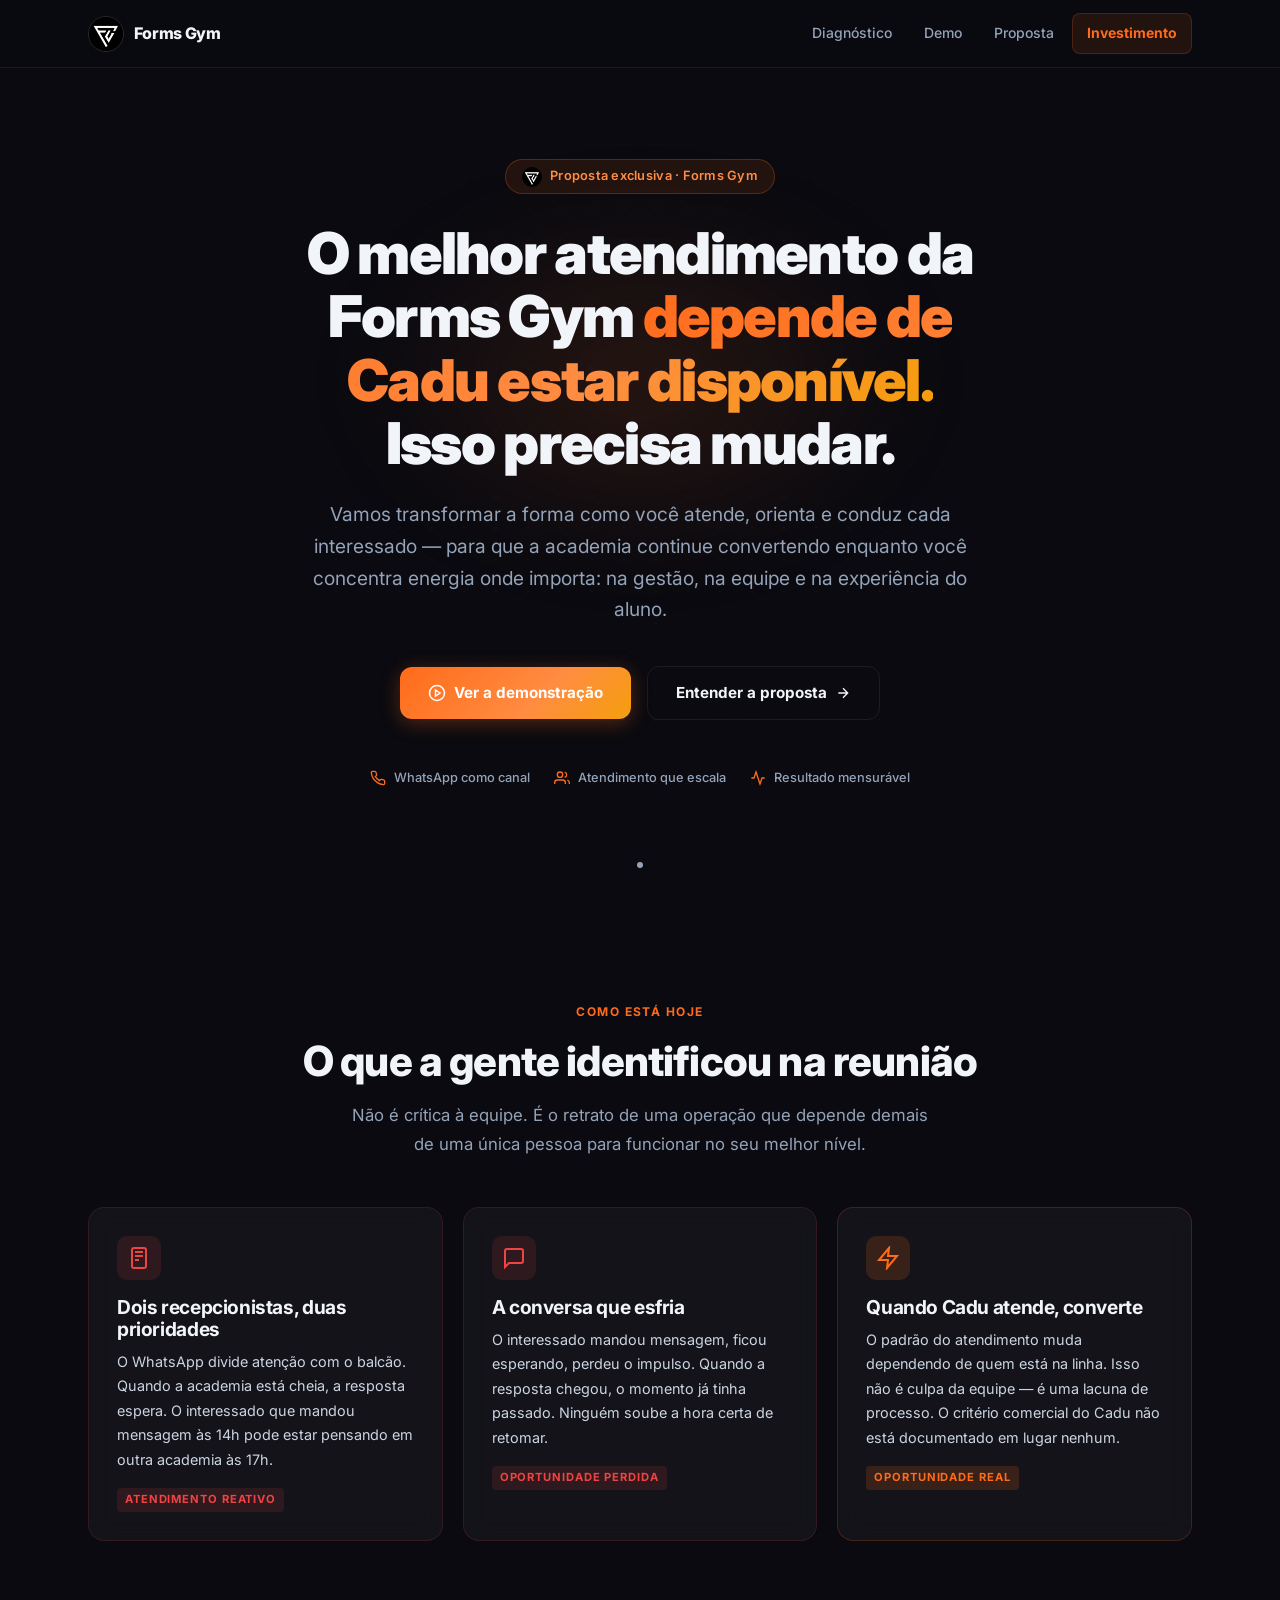
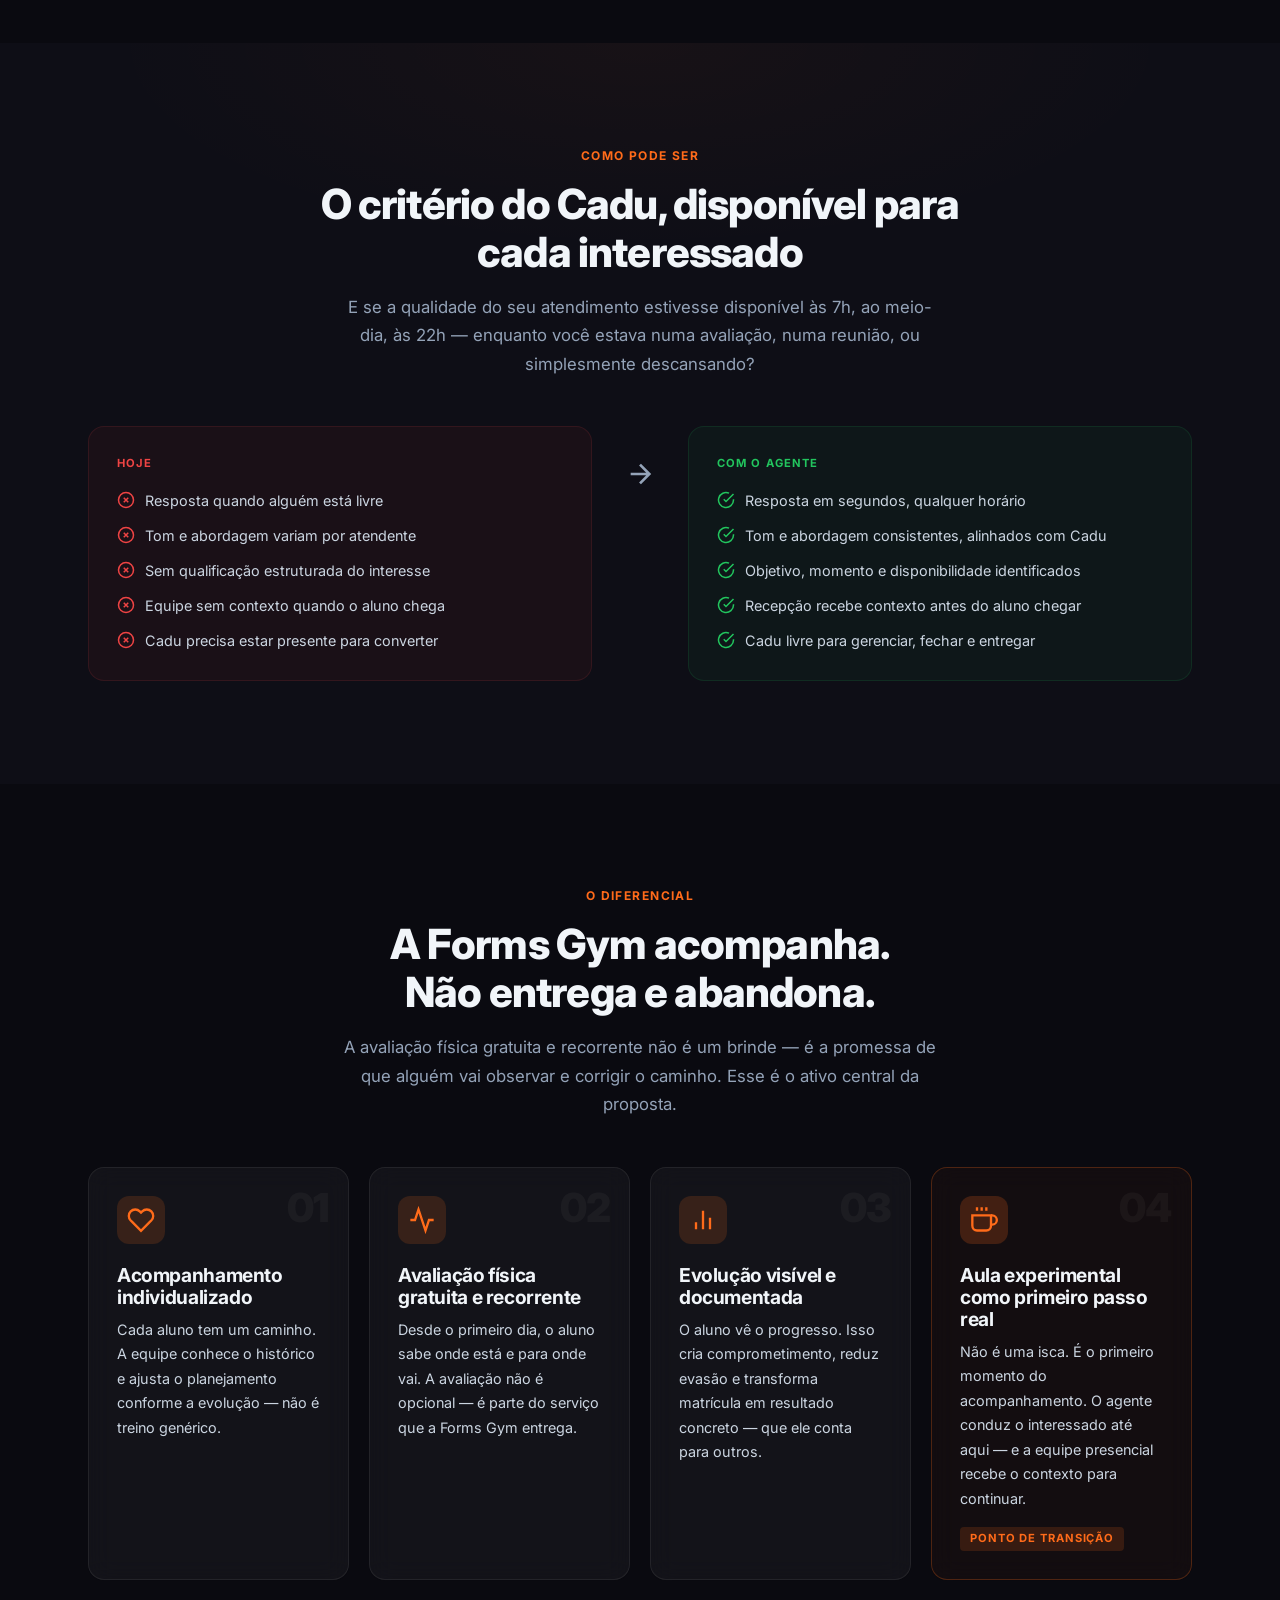
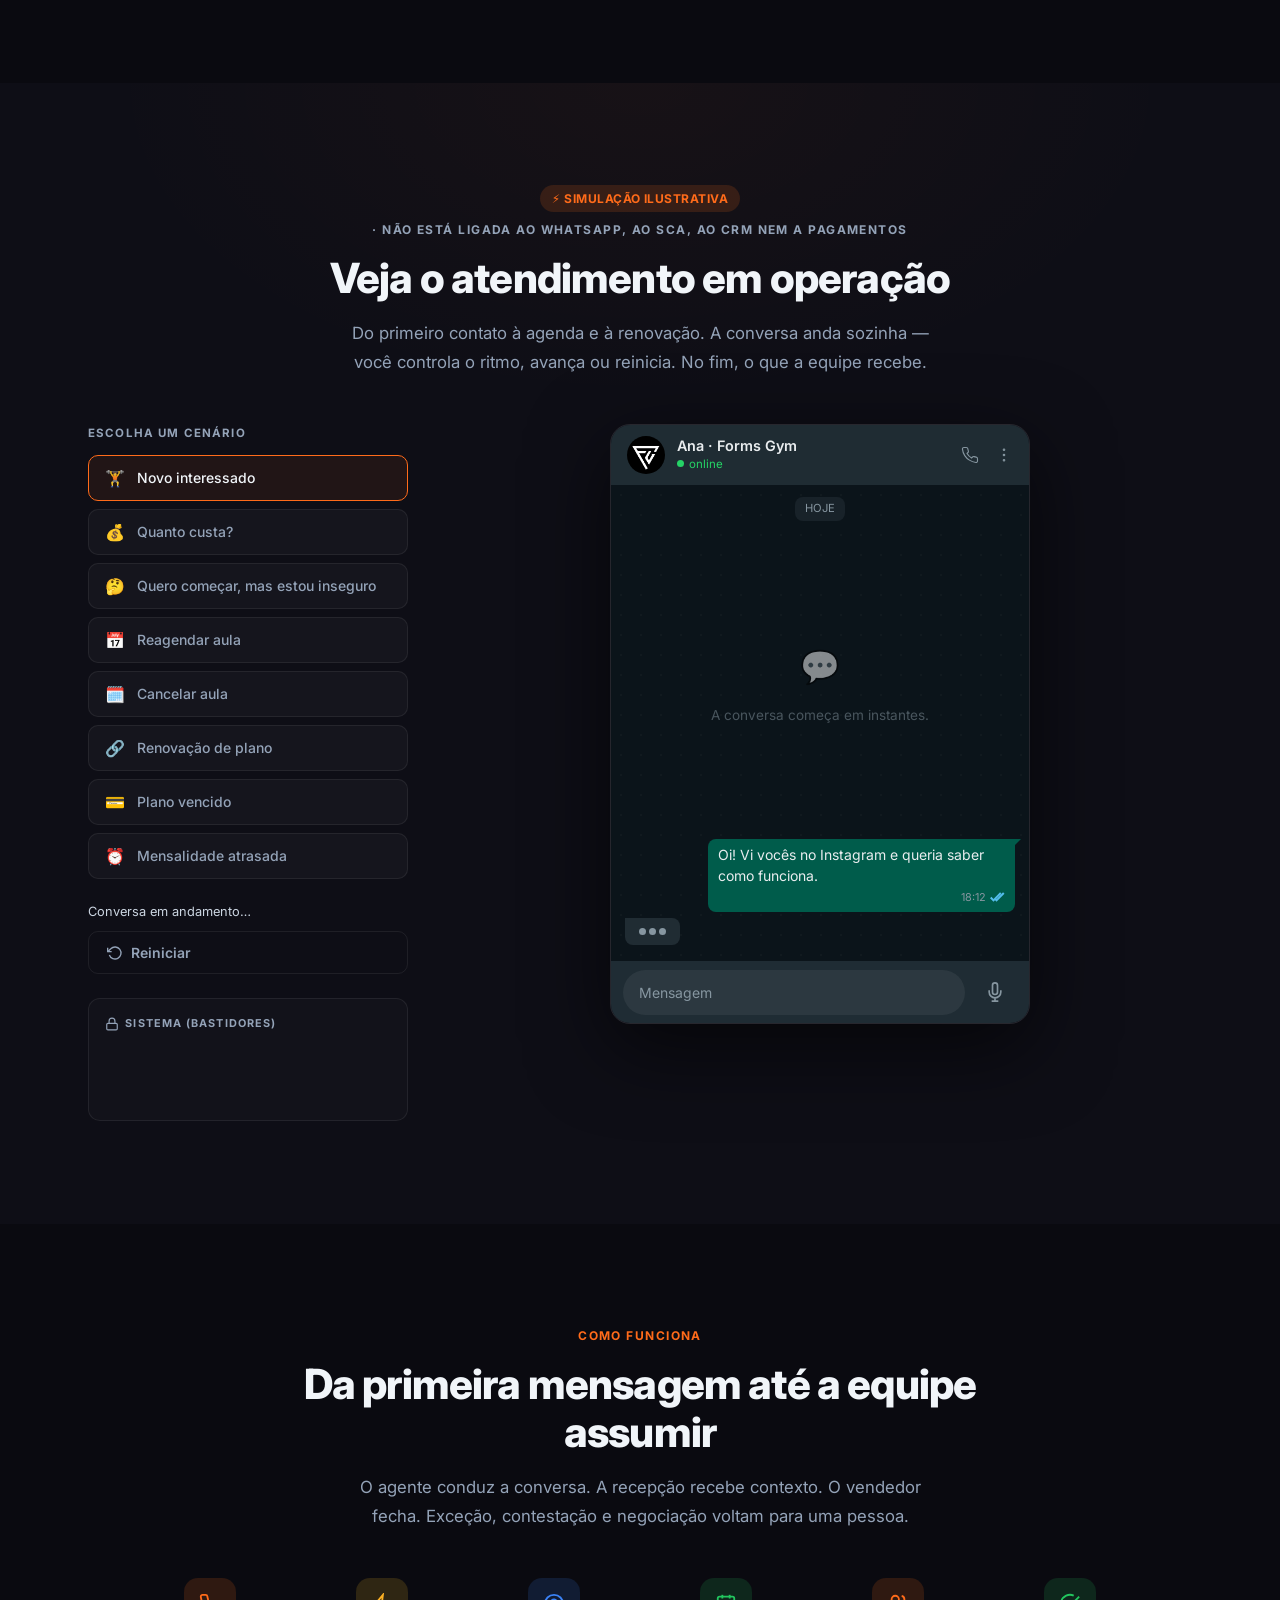
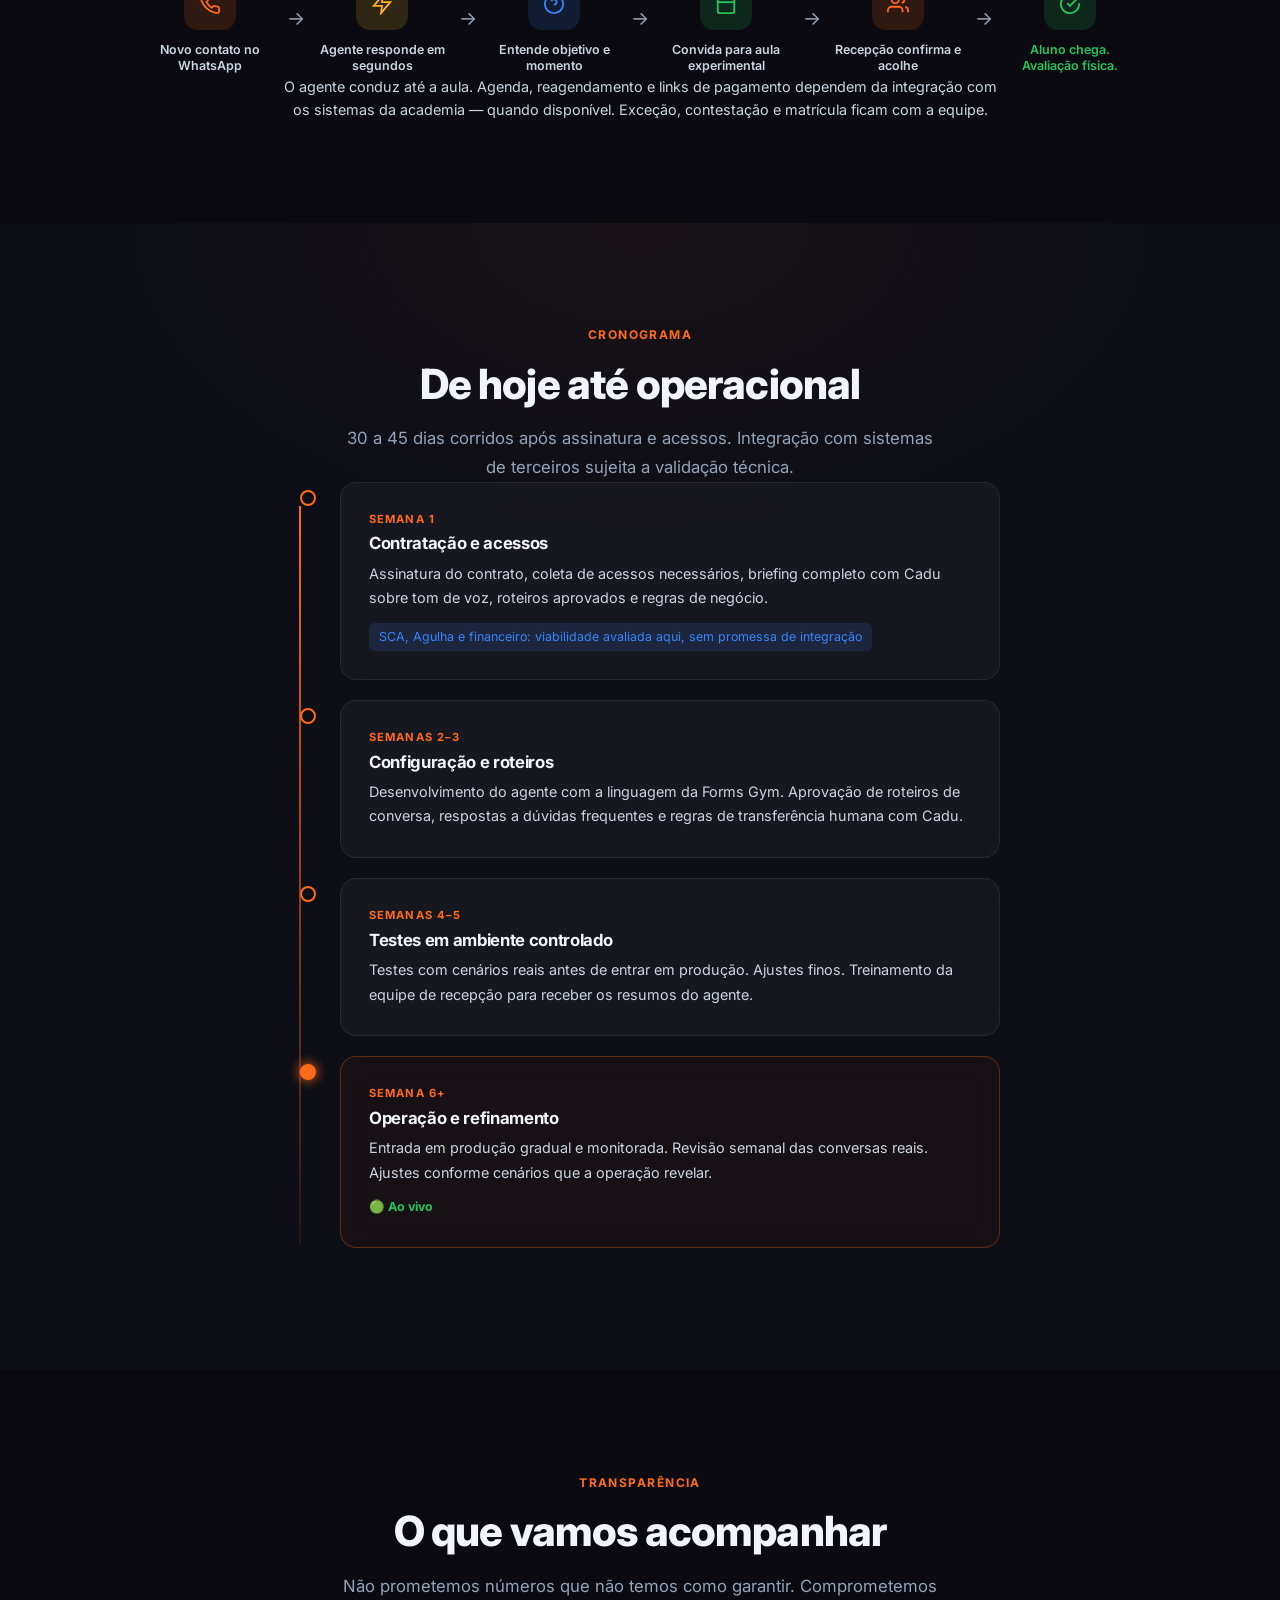
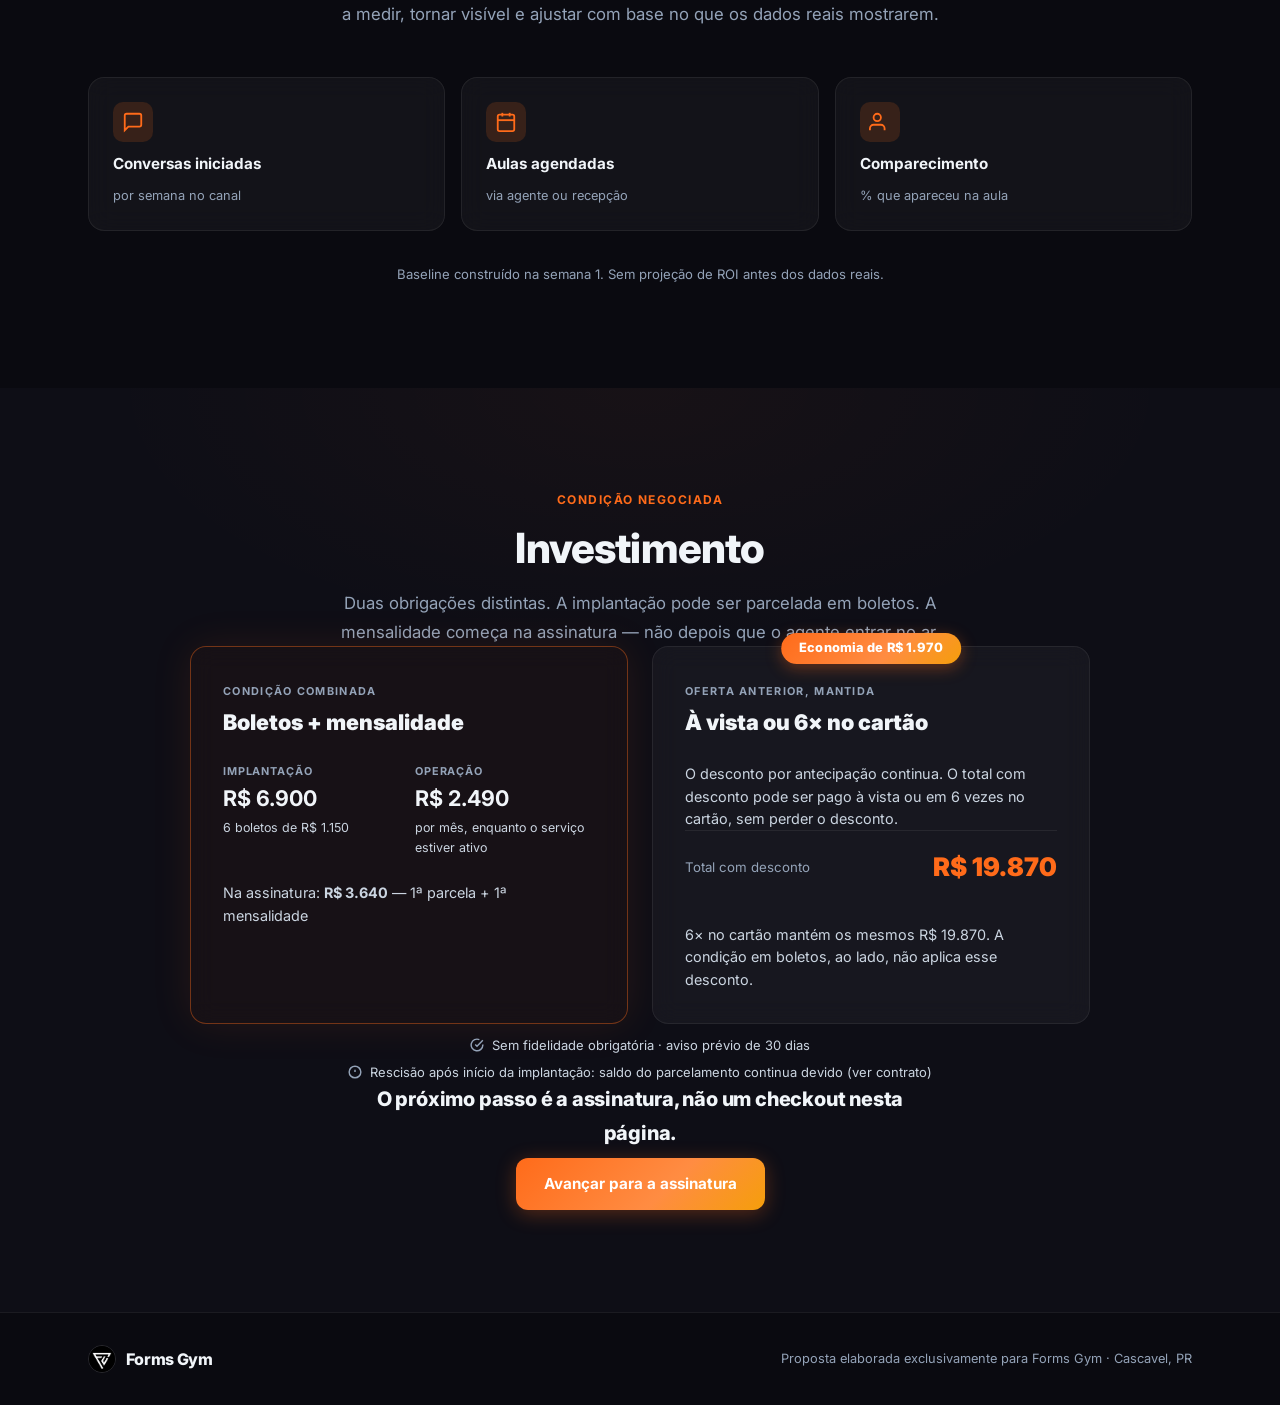
<file: index.html>
<!DOCTYPE html>
<html lang="pt-BR">
<head>
  <meta charset="UTF-8">
  <meta name="viewport" content="width=device-width, initial-scale=1.0">
  <title>Forms Gym — Atendimento Inteligente no WhatsApp</title>
  <link rel="preconnect" href="https://fonts.googleapis.com">
  <link rel="preconnect" href="https://fonts.gstatic.com" crossorigin>
  <link href="https://fonts.googleapis.com/css2?family=Inter:wght@400;500;600;700;800;900&display=swap" rel="stylesheet">
  <link rel="stylesheet" href="style.css">
</head>
<body>

<!-- ───────────── PRESENTER PANEL ───────────── -->
<aside id="presenter-panel" aria-label="Notas do apresentador" role="complementary">
  <div class="presenter-header">
    <span class="presenter-badge">Modo Apresentador</span>
    <kbd>P</kbd> para fechar
  </div>
  <div class="presenter-body">
    <div class="pnote" data-section="hero">
      <h4>Hero</h4>
      <p>Deixe Cadu ler em silêncio. A abertura deve provocar reconhecimento, não desconforto. Se ele concordar com a cabeça, avance. Se ele franzir o cenho, pergunte: "Isso não soa familiar?"</p>
    </div>
    <div class="pnote" data-section="diagnostico">
      <h4>Diagnóstico</h4>
      <p>Não aponte falha na equipe — aponte dependência sistêmica. Pergunte: <em>"Quando você não está, como o WhatsApp costuma ser respondido?"</em></p>
    </div>
    <div class="pnote" data-section="visao">
      <h4>Visão</h4>
      <p>Mostre o contraste. Diga: <em>"Isso é o que acontece hoje. E é o que propomos colocar no lugar."</em> Pause antes de rolar para baixo.</p>
    </div>
    <div class="pnote" data-section="metodo">
      <h4>Método Forms Gym</h4>
      <p>Reforce o diferencial que ele próprio mencionou: "pegar na mão". Diga: <em>"A avaliação física gratuita é um ponto que muito diferencia vocês. A demo vai mostrar como isso aparece no atendimento."</em></p>
    </div>
    <div class="pnote" data-section="demo">
      <h4>Demo Interativa</h4>
      <p>A conversa começa sozinha. Use o ritmo e o botão Avançar para acompanhar a reunião. Trocar de cenário zera a conversa. Ao final: <em>"Isso é o que a equipe recebe — e o fechamento continua humano."</em></p>
    </div>
    <div class="pnote" data-section="operacao">
      <h4>Operação</h4>
      <p>SCA, Agulha e a plataforma financeira ainda serão validados. Se a integração for possível e autorizada, o fluxo automatiza. Se não for, a equipe opera um fluxo assistido. Não prometa integração como cláusula fechada.</p>
    </div>
    <div class="pnote" data-section="implementacao">
      <h4>Implementação</h4>
      <p>Mostre que há um processo. Se perguntarem prazo: <em>"30 a 45 dias corridos depois da assinatura e dos acessos. Integração com terceiros só se a validação técnica permitir."</em></p>
    </div>
    <div class="pnote" data-section="medicao">
      <h4>Medição</h4>
      <p>Diga: <em>"A gente não inventa baseline. Começamos a construir os dados na semana 1 de operação. O que importa é que você vai enxergar o movimento."</em></p>
    </div>
    <div class="pnote" data-section="investimento">
      <h4>Investimento</h4>
      <p>Mostre primeiro a condição em boletos: duas contas, não um financiamento único. A mensalidade começa na assinatura. A oferta à vista continua, também em 6× no cartão, com o desconto. Depois leia o fechamento e pare.</p>
    </div>
  </div>
</aside>

<!-- ───────────── NAV ───────────── -->
<nav id="main-nav" role="navigation" aria-label="Navegação principal">
  <div class="nav-inner">
    <a href="#hero" class="nav-logo" aria-label="Forms Gym">
      <img src="formsgym-logo.jpg" alt="Forms Gym" class="logo-img">
      <span class="logo-name">Forms Gym</span>
    </a>
    <ul class="nav-links">
      <li><a href="#diagnostico">Diagnóstico</a></li>
      <li><a href="#demo">Demo</a></li>
      <li><a href="#operacao">Proposta</a></li>
      <li><a href="#investimento" class="nav-cta">Investimento</a></li>
    </ul>
    <!-- presenter toggle removed; accessible via ?backstage=1 -->
  </div>
</nav>

<!-- ───────────── HERO ───────────── -->
<section id="hero" class="section-hero">
  <div class="hero-bg-grid" aria-hidden="true"></div>
  <div class="hero-glow" aria-hidden="true"></div>
  <div class="container">
    <div class="hero-content reveal">
      <div class="hero-pill">
        <img src="formsgym-logo.jpg" alt="" class="pill-logo" aria-hidden="true">
        Proposta exclusiva · Forms Gym
      </div>
      <h1 class="hero-title">
        O melhor atendimento da Forms Gym
        <span class="text-gradient">depende de Cadu estar disponível.</span>
        <br>Isso precisa mudar.
      </h1>
      <p class="hero-subtitle">
        Vamos transformar a forma como você atende, orienta e conduz cada interessado — para que a academia continue convertendo enquanto você concentra energia onde importa: na gestão, na equipe e na experiência do aluno.
      </p>
      <div class="hero-actions">
        <a href="#demo" class="btn btn-primary">
          <svg width="18" height="18" viewBox="0 0 24 24" fill="none" stroke="currentColor" stroke-width="2" aria-hidden="true"><circle cx="12" cy="12" r="10"/><polygon points="10,8 16,12 10,16"/></svg>
          Ver a demonstração
        </a>
        <a href="#operacao" class="btn btn-ghost">
          Entender a proposta
          <svg width="16" height="16" viewBox="0 0 24 24" fill="none" stroke="currentColor" stroke-width="2" aria-hidden="true"><path d="M5 12h14M12 5l7 7-7 7"/></svg>
        </a>
      </div>
      <div class="hero-trust">
        <div class="trust-item">
          <svg width="16" height="16" viewBox="0 0 24 24" fill="none" stroke="currentColor" stroke-width="2" aria-hidden="true"><path d="M22 16.92v3a2 2 0 01-2.18 2 19.79 19.79 0 01-8.63-3.07A19.5 19.5 0 015 12.84a19.79 19.79 0 01-3.07-8.67A2 2 0 014.11 2h3a2 2 0 012 1.72 12.84 12.84 0 00.7 2.81 2 2 0 01-.45 2.11L8.09 9.91a16 16 0 006 6l1.27-1.27a2 2 0 012.11-.45 12.84 12.84 0 002.81.7A2 2 0 0122 16.92z"/></svg>
          WhatsApp como canal
        </div>
        <div class="trust-item">
          <svg width="16" height="16" viewBox="0 0 24 24" fill="none" stroke="currentColor" stroke-width="2" aria-hidden="true"><path d="M17 21v-2a4 4 0 00-4-4H5a4 4 0 00-4 4v2"/><circle cx="9" cy="7" r="4"/><path d="M23 21v-2a4 4 0 00-3-3.87M16 3.13a4 4 0 010 7.75"/></svg>
          Atendimento que escala
        </div>
        <div class="trust-item">
          <svg width="16" height="16" viewBox="0 0 24 24" fill="none" stroke="currentColor" stroke-width="2" aria-hidden="true"><polyline points="22 12 18 12 15 21 9 3 6 12 2 12"/></svg>
          Resultado mensurável
        </div>
      </div>
    </div>
  </div>
  <a href="#diagnostico" class="scroll-indicator" aria-label="Rolar para próxima seção">
    <span class="scroll-dot"></span>
  </a>
</section>

<!-- ───────────── DIAGNÓSTICO ───────────── -->
<section id="diagnostico" class="section">
  <div class="container">
    <div class="section-header reveal">
      <div class="section-label">Como está hoje</div>
      <h2>O que a gente identificou na reunião</h2>
      <p class="section-sub">Não é crítica à equipe. É o retrato de uma operação que depende demais de uma única pessoa para funcionar no seu melhor nível.</p>
    </div>
    <div class="cards-grid-3 mt-12">
      <div class="glass-card card-pain reveal">
        <div class="card-icon card-icon-warn">
          <svg width="24" height="24" viewBox="0 0 24 24" fill="none" stroke="currentColor" stroke-width="2" aria-hidden="true"><rect x="5" y="2" width="14" height="20" rx="2"/><path d="M12 18h.01"/><path d="M8 6h8M8 10h8M8 14h4"/></svg>
        </div>
        <h3>Dois recepcionistas, duas prioridades</h3>
        <p>O WhatsApp divide atenção com o balcão. Quando a academia está cheia, a resposta espera. O interessado que mandou mensagem às 14h pode estar pensando em outra academia às 17h.</p>
        <div class="card-signal">Atendimento reativo</div>
      </div>
      <div class="glass-card card-pain reveal" style="--reveal-delay: 0.1s">
        <div class="card-icon card-icon-warn">
          <svg width="24" height="24" viewBox="0 0 24 24" fill="none" stroke="currentColor" stroke-width="2" aria-hidden="true"><path d="M21 15a2 2 0 01-2 2H7l-4 4V5a2 2 0 012-2h14a2 2 0 012 2z"/></svg>
        </div>
        <h3>A conversa que esfria</h3>
        <p>O interessado mandou mensagem, ficou esperando, perdeu o impulso. Quando a resposta chegou, o momento já tinha passado. Ninguém soube a hora certa de retomar.</p>
        <div class="card-signal">Oportunidade perdida</div>
      </div>
      <div class="glass-card card-highlight reveal" style="--reveal-delay: 0.2s">
        <div class="card-icon card-icon-energy">
          <svg width="24" height="24" viewBox="0 0 24 24" fill="none" stroke="currentColor" stroke-width="2" aria-hidden="true"><polygon points="13 2 3 14 12 14 11 22 21 10 12 10 13 2"/></svg>
        </div>
        <h3>Quando Cadu atende, converte</h3>
        <p>O padrão do atendimento muda dependendo de quem está na linha. Isso não é culpa da equipe — é uma lacuna de processo. O critério comercial do Cadu não está documentado em lugar nenhum.</p>
        <div class="card-signal card-signal-energy">Oportunidade real</div>
      </div>
    </div>
  </div>
</section>

<!-- ───────────── VISÃO DESEJADA ───────────── -->
<section id="visao" class="section section-alt">
  <div class="container">
    <div class="section-header reveal">
      <div class="section-label">Como pode ser</div>
      <h2>O critério do Cadu, disponível para cada interessado</h2>
      <p class="section-sub">E se a qualidade do seu atendimento estivesse disponível às 7h, ao meio-dia, às 22h — enquanto você estava numa avaliação, numa reunião, ou simplesmente descansando?</p>
    </div>
    <div class="before-after reveal mt-12">
      <div class="ba-col ba-before">
        <div class="ba-label ba-label-before">Hoje</div>
        <ul class="ba-list">
          <li>
            <svg class="ba-icon-x" width="18" height="18" viewBox="0 0 24 24" fill="none" stroke="currentColor" stroke-width="2"><circle cx="12" cy="12" r="10"/><path d="M15 9l-6 6M9 9l6 6"/></svg>
            Resposta quando alguém está livre
          </li>
          <li>
            <svg class="ba-icon-x" width="18" height="18" viewBox="0 0 24 24" fill="none" stroke="currentColor" stroke-width="2"><circle cx="12" cy="12" r="10"/><path d="M15 9l-6 6M9 9l6 6"/></svg>
            Tom e abordagem variam por atendente
          </li>
          <li>
            <svg class="ba-icon-x" width="18" height="18" viewBox="0 0 24 24" fill="none" stroke="currentColor" stroke-width="2"><circle cx="12" cy="12" r="10"/><path d="M15 9l-6 6M9 9l6 6"/></svg>
            Sem qualificação estruturada do interesse
          </li>
          <li>
            <svg class="ba-icon-x" width="18" height="18" viewBox="0 0 24 24" fill="none" stroke="currentColor" stroke-width="2"><circle cx="12" cy="12" r="10"/><path d="M15 9l-6 6M9 9l6 6"/></svg>
            Equipe sem contexto quando o aluno chega
          </li>
          <li>
            <svg class="ba-icon-x" width="18" height="18" viewBox="0 0 24 24" fill="none" stroke="currentColor" stroke-width="2"><circle cx="12" cy="12" r="10"/><path d="M15 9l-6 6M9 9l6 6"/></svg>
            Cadu precisa estar presente para converter
          </li>
        </ul>
      </div>
      <div class="ba-divider" aria-hidden="true">
        <svg width="32" height="32" viewBox="0 0 24 24" fill="none" stroke="currentColor" stroke-width="2"><path d="M5 12h14M12 5l7 7-7 7"/></svg>
      </div>
      <div class="ba-col ba-after">
        <div class="ba-label ba-label-after">Com o agente</div>
        <ul class="ba-list">
          <li>
            <svg class="ba-icon-check" width="18" height="18" viewBox="0 0 24 24" fill="none" stroke="currentColor" stroke-width="2"><path d="M22 11.08V12a10 10 0 11-5.93-9.14"/><polyline points="22 4 12 14.01 9 11.01"/></svg>
            Resposta em segundos, qualquer horário
          </li>
          <li>
            <svg class="ba-icon-check" width="18" height="18" viewBox="0 0 24 24" fill="none" stroke="currentColor" stroke-width="2"><path d="M22 11.08V12a10 10 0 11-5.93-9.14"/><polyline points="22 4 12 14.01 9 11.01"/></svg>
            Tom e abordagem consistentes, alinhados com Cadu
          </li>
          <li>
            <svg class="ba-icon-check" width="18" height="18" viewBox="0 0 24 24" fill="none" stroke="currentColor" stroke-width="2"><path d="M22 11.08V12a10 10 0 11-5.93-9.14"/><polyline points="22 4 12 14.01 9 11.01"/></svg>
            Objetivo, momento e disponibilidade identificados
          </li>
          <li>
            <svg class="ba-icon-check" width="18" height="18" viewBox="0 0 24 24" fill="none" stroke="currentColor" stroke-width="2"><path d="M22 11.08V12a10 10 0 11-5.93-9.14"/><polyline points="22 4 12 14.01 9 11.01"/></svg>
            Recepção recebe contexto antes do aluno chegar
          </li>
          <li>
            <svg class="ba-icon-check" width="18" height="18" viewBox="0 0 24 24" fill="none" stroke="currentColor" stroke-width="2"><path d="M22 11.08V12a10 10 0 11-5.93-9.14"/><polyline points="22 4 12 14.01 9 11.01"/></svg>
            Cadu livre para gerenciar, fechar e entregar
          </li>
        </ul>
      </div>
    </div>
  </div>
</section>

<!-- ───────────── MÉTODO FORMS GYM ───────────── -->
<section id="metodo" class="section">
  <div class="container">
    <div class="section-header reveal">
      <div class="section-label">O diferencial</div>
      <h2>A Forms Gym acompanha.<br>Não entrega e abandona.</h2>
      <p class="section-sub">A avaliação física gratuita e recorrente não é um brinde — é a promessa de que alguém vai observar e corrigir o caminho. Esse é o ativo central da proposta.</p>
    </div>
    <div class="cards-grid-4 mt-12">
      <div class="glass-card method-card reveal">
        <div class="method-number">01</div>
        <div class="method-icon">
          <svg width="28" height="28" viewBox="0 0 24 24" fill="none" stroke="currentColor" stroke-width="2" aria-hidden="true"><path d="M20.84 4.61a5.5 5.5 0 00-7.78 0L12 5.67l-1.06-1.06a5.5 5.5 0 00-7.78 7.78l1.06 1.06L12 21.23l7.78-7.78 1.06-1.06a5.5 5.5 0 000-7.78z"/></svg>
        </div>
        <h3>Acompanhamento individualizado</h3>
        <p>Cada aluno tem um caminho. A equipe conhece o histórico e ajusta o planejamento conforme a evolução — não é treino genérico.</p>
      </div>
      <div class="glass-card method-card reveal" style="--reveal-delay: 0.1s">
        <div class="method-number">02</div>
        <div class="method-icon">
          <svg width="28" height="28" viewBox="0 0 24 24" fill="none" stroke="currentColor" stroke-width="2" aria-hidden="true"><polyline points="22 12 18 12 15 21 9 3 6 12 2 12"/></svg>
        </div>
        <h3>Avaliação física gratuita e recorrente</h3>
        <p>Desde o primeiro dia, o aluno sabe onde está e para onde vai. A avaliação não é opcional — é parte do serviço que a Forms Gym entrega.</p>
      </div>
      <div class="glass-card method-card reveal" style="--reveal-delay: 0.2s">
        <div class="method-number">03</div>
        <div class="method-icon">
          <svg width="28" height="28" viewBox="0 0 24 24" fill="none" stroke="currentColor" stroke-width="2" aria-hidden="true"><line x1="18" y1="20" x2="18" y2="10"/><line x1="12" y1="20" x2="12" y2="4"/><line x1="6" y1="20" x2="6" y2="14"/></svg>
        </div>
        <h3>Evolução visível e documentada</h3>
        <p>O aluno vê o progresso. Isso cria comprometimento, reduz evasão e transforma matrícula em resultado concreto — que ele conta para outros.</p>
      </div>
      <div class="glass-card method-card method-card-featured reveal" style="--reveal-delay: 0.3s">
        <div class="method-number">04</div>
        <div class="method-icon">
          <svg width="28" height="28" viewBox="0 0 24 24" fill="none" stroke="currentColor" stroke-width="2" aria-hidden="true"><path d="M18 8h1a4 4 0 010 8h-1"/><path d="M2 8h16v9a4 4 0 01-4 4H6a4 4 0 01-4-4V8z"/><line x1="6" y1="1" x2="6" y2="4"/><line x1="10" y1="1" x2="10" y2="4"/><line x1="14" y1="1" x2="14" y2="4"/></svg>
        </div>
        <h3>Aula experimental como primeiro passo real</h3>
        <p>Não é uma isca. É o primeiro momento do acompanhamento. O agente conduz o interessado até aqui — e a equipe presencial recebe o contexto para continuar.</p>
        <div class="method-tag">Ponto de transição</div>
      </div>
    </div>
  </div>
</section>

<!-- ───────────── DEMO INTERATIVA ───────────── -->
<section id="demo" class="section section-alt">
  <div class="container">
    <div class="section-header reveal">
      <div class="section-label demo-label">
        <span class="demo-badge">⚡ Simulação ilustrativa</span>
        <span class="demo-disclaimer">· não está ligada ao WhatsApp, ao SCA, ao CRM nem a pagamentos</span>
      </div>
      <h2>Veja o atendimento em operação</h2>
      <p class="section-sub">Do primeiro contato à agenda e à renovação. A conversa anda sozinha — você controla o ritmo, avança ou reinicia. No fim, o que a equipe recebe.</p>
    </div>

    <div class="demo-wrapper reveal mt-12">
      <!-- Left: Controls -->
      <div class="demo-controls">
        <div class="demo-scenarios">
        <div class="demo-scenarios-label">Escolha um cenário</div>
        <div class="demo-scenario-tabs" role="tablist" aria-label="Cenários de demonstração">
          <button class="scenario-tab active" data-scenario="novo" role="tab" aria-selected="true" aria-controls="chat-area">
            <span class="tab-icon">🏋️</span>
            <span class="tab-text">Novo interessado</span>
          </button>
          <button class="scenario-tab" data-scenario="preco" role="tab" aria-selected="false" aria-controls="chat-area">
            <span class="tab-icon">💰</span>
            <span class="tab-text">Quanto custa?</span>
          </button>
          <button class="scenario-tab" data-scenario="inseguro" role="tab" aria-selected="false" aria-controls="chat-area">
            <span class="tab-icon">🤔</span>
            <span class="tab-text">Quero começar, mas estou inseguro</span>
          </button>
          <button class="scenario-tab" data-scenario="reagendar" role="tab" aria-selected="false" aria-controls="chat-area">
            <span class="tab-icon">📅</span>
            <span class="tab-text">Reagendar aula</span>
          </button>
          <button class="scenario-tab" data-scenario="cancelar" role="tab" aria-selected="false" aria-controls="chat-area">
            <span class="tab-icon">🗓️</span>
            <span class="tab-text">Cancelar aula</span>
          </button>
          <button class="scenario-tab" data-scenario="pagamento" role="tab" aria-selected="false" aria-controls="chat-area">
            <span class="tab-icon">🔗</span>
            <span class="tab-text">Renovação de plano</span>
          </button>
          <button class="scenario-tab" data-scenario="cobranca" role="tab" aria-selected="false" aria-controls="chat-area">
            <span class="tab-icon">💳</span>
            <span class="tab-text">Plano vencido</span>
          </button>
          <button class="scenario-tab" data-scenario="pagamento_pendente" role="tab" aria-selected="false" aria-controls="chat-area">
            <span class="tab-icon">⏰</span>
            <span class="tab-text">Mensalidade atrasada</span>
          </button>
        </div>
        </div>

        <div class="demo-play-controls">
          <p id="demo-status" class="demo-status" aria-live="polite">A conversa começa automaticamente.</p>
          <button id="btn-reset" class="demo-btn demo-btn-ghost" type="button" aria-label="Reiniciar demonstração">
            <svg width="16" height="16" viewBox="0 0 24 24" fill="none" stroke="currentColor" stroke-width="2" aria-hidden="true"><polyline points="1 4 1 10 7 10"/><path d="M3.51 15a9 9 0 102.13-9.36L1 10"/></svg>
            Reiniciar
          </button>
        </div>

        <!-- Backstage tags -->
        <div class="backstage-panel">
          <div class="backstage-title">
            <svg width="14" height="14" viewBox="0 0 24 24" fill="none" stroke="currentColor" stroke-width="2" aria-hidden="true"><rect x="3" y="11" width="18" height="11" rx="2"/><path d="M7 11V7a5 5 0 0110 0v4"/></svg>
            Sistema (bastidores)
          </div>
          <div id="backstage-tags" class="backstage-tags" aria-live="polite"></div>
        </div>
      </div>

      <!-- Mobile: open button (hidden on desktop via CSS) -->
      <button class="demo-open-btn" id="demo-open-btn" type="button" aria-label="Abrir simulação em tela cheia">
        <svg width="20" height="20" viewBox="0 0 24 24" fill="none" stroke="currentColor" stroke-width="2" aria-hidden="true"><circle cx="12" cy="12" r="10"/><polygon points="10,8 16,12 10,16"/></svg>
        Ver a simulação
      </button>

      <!-- Right: Phone mockup (inline on desktop, inside dialog on mobile) -->
      <div class="demo-phone-wrapper" id="demo-phone-wrapper">
        <div class="demo-phone" role="region" id="chat-area" aria-label="Conversa simulada">
          <!-- WhatsApp Header -->
          <div class="wa-header">
            <div class="wa-avatar wa-avatar-logo" aria-hidden="true">
            <img src="formsgym-logo.jpg" alt="" class="wa-avatar-img">
          </div>
            <div class="wa-info">
              <div class="wa-name">Ana · Forms Gym</div>
              <div class="wa-status">
                <span class="wa-online-dot" aria-hidden="true"></span>
                online
              </div>
            </div>
            <div class="wa-actions" aria-hidden="true">
              <svg width="18" height="18" viewBox="0 0 24 24" fill="none" stroke="currentColor" stroke-width="1.5"><path d="M22 16.92v3a2 2 0 01-2.18 2 19.79 19.79 0 01-8.63-3.07A19.5 19.5 0 015 12.84a19.79 19.79 0 01-3.07-8.67A2 2 0 014.11 2h3a2 2 0 012 1.72 12.84 12.84 0 00.7 2.81 2 2 0 01-.45 2.11L8.09 9.91a16 16 0 006 6l1.27-1.27a2 2 0 012.11-.45 12.84 12.84 0 002.81.7A2 2 0 0122 16.92z"/></svg>
              <svg width="18" height="18" viewBox="0 0 24 24" fill="none" stroke="currentColor" stroke-width="1.5"><circle cx="12" cy="5" r="1"/><circle cx="12" cy="12" r="1"/><circle cx="12" cy="19" r="1"/></svg>
            </div>
          </div>

          <!-- Chat Area -->
          <div class="wa-chat" id="wa-chat-messages" aria-live="polite" aria-atomic="false">
            <div class="wa-date-divider">
              <span>HOJE</span>
            </div>
            <!-- Messages injected by JS -->
            <div class="wa-empty-state" id="wa-empty">
              <div class="wa-empty-icon" aria-hidden="true">💬</div>
              <p>A conversa começa em instantes.</p>
            </div>
          </div>

          <!-- Input Area -->
          <div class="wa-input-bar" aria-hidden="true">
            <div class="wa-input-inner">
              <span class="wa-input-placeholder">Mensagem</span>
            </div>
            <div class="wa-mic-btn">
              <svg width="20" height="20" viewBox="0 0 24 24" fill="none" stroke="currentColor" stroke-width="2"><path d="M12 1a3 3 0 00-3 3v8a3 3 0 006 0V4a3 3 0 00-3-3z"/><path d="M19 10v2a7 7 0 01-14 0v-2M12 19v4M8 23h8"/></svg>
            </div>
          </div>
        </div>
      </div>
    </div>

    <!-- Mobile demo dialog (fullscreen WhatsApp-style) -->
    <dialog id="demo-dialog" aria-label="Simulação do atendimento">
      <div class="demo-dialog-inner">
        <!-- WA-style header -->
        <div class="demo-dialog-wa-header">
          <button class="demo-dialog-back" id="demo-dialog-close" aria-label="Fechar simulação">
            <svg width="22" height="22" viewBox="0 0 24 24" fill="none" stroke="currentColor" stroke-width="2.5" aria-hidden="true"><polyline points="15 18 9 12 15 6"/></svg>
          </button>
          <div class="demo-dialog-wa-avatar">
            <img src="formsgym-logo.jpg" alt="" class="wa-avatar-img">
          </div>
          <div class="demo-dialog-wa-info">
            <div class="demo-dialog-wa-name">Ana · Forms Gym</div>
            <div class="demo-dialog-wa-status">
              <span class="wa-online-dot" aria-hidden="true"></span>
              online
            </div>
          </div>
          <div class="demo-dialog-wa-actions" aria-hidden="true">
            <svg width="18" height="18" viewBox="0 0 24 24" fill="none" stroke="currentColor" stroke-width="1.5"><path d="M22 16.92v3a2 2 0 01-2.18 2 19.79 19.79 0 01-8.63-3.07A19.5 19.5 0 015 12.84a19.79 19.79 0 01-3.07-8.67A2 2 0 014.11 2h3a2 2 0 012 1.72 12.84 12.84 0 00.7 2.81 2 2 0 01-.45 2.11L8.09 9.91a16 16 0 006 6l1.27-1.27a2 2 0 012.11-.45 12.84 12.84 0 002.81.7A2 2 0 0122 16.92z"/></svg>
            <svg width="18" height="18" viewBox="0 0 24 24" fill="none" stroke="currentColor" stroke-width="1.5"><circle cx="12" cy="5" r="1"/><circle cx="12" cy="12" r="1"/><circle cx="12" cy="19" r="1"/></svg>
          </div>
        </div>

        <!-- Chat area (messages injected here) -->
        <div class="demo-dialog-chat" id="demo-dialog-chat">
          <!-- date divider -->
          <div class="wa-date-divider"><span>HOJE</span></div>
        </div>

        <!-- Input bar (decorative) -->
        <div class="wa-input-bar demo-dialog-input" aria-hidden="true">
          <div class="wa-input-inner">
            <span class="wa-input-placeholder">Mensagem</span>
          </div>
          <div class="wa-mic-btn">
            <svg width="20" height="20" viewBox="0 0 24 24" fill="none" stroke="currentColor" stroke-width="2"><path d="M12 1a3 3 0 00-3 3v8a3 3 0 006 0V4a3 3 0 00-3-3z"/><path d="M19 10v2a7 7 0 01-14 0v-2M12 19v4M8 23h8"/></svg>
          </div>
        </div>

        <!-- Bottom bar: restart (left) + scenario picker (right) -->
        <div class="demo-dialog-bar">
          <button id="btn-reset-dialog" class="demo-dialog-restart-btn" aria-label="Reiniciar">
            <svg width="18" height="18" viewBox="0 0 24 24" fill="none" stroke="currentColor" stroke-width="2" aria-hidden="true"><polyline points="1 4 1 10 7 10"/><path d="M3.51 15a9 9 0 102.13-9.36L1 10"/></svg>
          </button>
          <select id="dialog-scenario-select" class="demo-dialog-select" aria-label="Escolher cenário">
            <option value="novo">🏋️ Novo interessado</option>
            <option value="preco">💰 Quanto custa?</option>
            <option value="inseguro">🤔 Quero começar, mas estou inseguro</option>
            <option value="reagendar">📅 Reagendar aula</option>
            <option value="cancelar">🗓️ Cancelar aula</option>
            <option value="pagamento">🔗 Renovação de plano</option>
            <option value="cobranca">💳 Plano vencido</option>
            <option value="pagamento_pendente">⏰ Mensalidade atrasada</option>
          </select>
        </div>
      </div>
    </dialog>

    <!-- Summary Panel (appears at end) -->
    <div id="demo-summary" class="demo-summary" aria-live="polite" hidden>
      <div class="summary-header">
        <svg width="20" height="20" viewBox="0 0 24 24" fill="none" stroke="currentColor" stroke-width="2" aria-hidden="true"><path d="M14 2H6a2 2 0 00-2 2v16a2 2 0 002 2h12a2 2 0 002-2V8z"/><polyline points="14 2 14 8 20 8"/><line x1="16" y1="13" x2="8" y2="13"/><line x1="16" y1="17" x2="8" y2="17"/><polyline points="10 9 9 9 8 9"/></svg>
        Resumo para a equipe
      </div>
      <div id="summary-content" class="summary-content"></div>
      <div class="summary-note">
        Simulação. Esta ficha é o que a recepção ou o vendedor receberiam. O fechamento da matrícula continua com uma pessoa.
      </div>
    </div>

  </div>
</section>

<!-- ───────────── OPERAÇÃO PROPOSTA ───────────── -->
<section id="operacao" class="section">
  <div class="container">
    <div class="section-header reveal">
      <div class="section-label">Como funciona</div>
      <h2>Da primeira mensagem até a equipe assumir</h2>
      <p class="section-sub">O agente conduz a conversa. A recepção recebe contexto. O vendedor fecha. Exceção, contestação e negociação voltam para uma pessoa.</p>
    </div>

    <div class="flow-pipeline reveal mt-12">
      <div class="flow-step">
        <div class="flow-icon flow-icon-primary">
          <svg width="22" height="22" viewBox="0 0 24 24" fill="none" stroke="currentColor" stroke-width="2" aria-hidden="true"><path d="M22 16.92v3a2 2 0 01-2.18 2 19.79 19.79 0 01-8.63-3.07A19.5 19.5 0 015 12.84a19.79 19.79 0 01-3.07-8.67A2 2 0 014.11 2h3a2 2 0 012 1.72 12.84 12.84 0 00.7 2.81 2 2 0 01-.45 2.11L8.09 9.91a16 16 0 006 6l1.27-1.27a2 2 0 012.11-.45 12.84 12.84 0 002.81.7A2 2 0 0122 16.92z"/></svg>
        </div>
        <div class="flow-label">Novo contato no WhatsApp</div>
      </div>
      <div class="flow-arrow" aria-hidden="true">→</div>
      <div class="flow-step">
        <div class="flow-icon flow-icon-energy">
          <svg width="22" height="22" viewBox="0 0 24 24" fill="none" stroke="currentColor" stroke-width="2" aria-hidden="true"><polygon points="13 2 3 14 12 14 11 22 21 10 12 10 13 2"/></svg>
        </div>
        <div class="flow-label">Agente responde em segundos</div>
      </div>
      <div class="flow-arrow" aria-hidden="true">→</div>
      <div class="flow-step">
        <div class="flow-icon flow-icon-blue">
          <svg width="22" height="22" viewBox="0 0 24 24" fill="none" stroke="currentColor" stroke-width="2" aria-hidden="true"><circle cx="12" cy="12" r="10"/><path d="M9.09 9a3 3 0 015.83 1c0 2-3 3-3 3M12 17h.01"/></svg>
        </div>
        <div class="flow-label">Entende objetivo e momento</div>
      </div>
      <div class="flow-arrow" aria-hidden="true">→</div>
      <div class="flow-step">
        <div class="flow-icon flow-icon-green">
          <svg width="22" height="22" viewBox="0 0 24 24" fill="none" stroke="currentColor" stroke-width="2" aria-hidden="true"><rect x="3" y="4" width="18" height="18" rx="2"/><line x1="16" y1="2" x2="16" y2="6"/><line x1="8" y1="2" x2="8" y2="6"/><line x1="3" y1="10" x2="21" y2="10"/><path d="M8 14h.01M12 14h.01M16 14h.01M8 18h.01M12 18h.01"/></svg>
        </div>
        <div class="flow-label">Convida para aula experimental</div>
      </div>
      <div class="flow-arrow" aria-hidden="true">→</div>
      <div class="flow-step">
        <div class="flow-icon flow-icon-primary">
          <svg width="22" height="22" viewBox="0 0 24 24" fill="none" stroke="currentColor" stroke-width="2" aria-hidden="true"><path d="M17 21v-2a4 4 0 00-4-4H5a4 4 0 00-4 4v2"/><circle cx="9" cy="7" r="4"/><path d="M23 21v-2a4 4 0 00-3-3.87M16 3.13a4 4 0 010 7.75"/></svg>
        </div>
        <div class="flow-label">Recepção confirma e acolhe</div>
      </div>
      <div class="flow-arrow" aria-hidden="true">→</div>
      <div class="flow-step flow-step-final">
        <div class="flow-icon flow-icon-green">
          <svg width="22" height="22" viewBox="0 0 24 24" fill="none" stroke="currentColor" stroke-width="2" aria-hidden="true"><path d="M22 11.08V12a10 10 0 11-5.93-9.14"/><polyline points="22 4 12 14.01 9 11.01"/></svg>
        </div>
        <div class="flow-label">Aluno chega. Avaliação física.</div>
      </div>
    </div>

    <p class="operacao-nota-curta reveal mt-8">O agente conduz até a aula. Agenda, reagendamento e links de pagamento dependem da integração com os sistemas da academia — quando disponível. Exceção, contestação e matrícula ficam com a equipe.</p>
  </div>
</section>

<!-- ───────────── IMPLEMENTAÇÃO ───────────── -->
<section id="implementacao" class="section section-alt">
  <div class="container">
    <div class="section-header reveal">
      <div class="section-label">Cronograma</div>
      <h2>De hoje até operacional</h2>
      <p class="section-sub">30 a 45 dias corridos após assinatura e acessos. Integração com sistemas de terceiros sujeita a validação técnica.</p>
    </div>

    <div class="timeline reveal mt-12">
      <div class="timeline-item">
        <div class="timeline-marker"></div>
        <div class="timeline-content glass-card">
          <div class="timeline-week">Semana 1</div>
          <h3>Contratação e acessos</h3>
          <p>Assinatura do contrato, coleta de acessos necessários, briefing completo com Cadu sobre tom de voz, roteiros aprovados e regras de negócio.</p>
          <div class="timeline-gate">SCA, Agulha e financeiro: viabilidade avaliada aqui, sem promessa de integração</div>
        </div>
      </div>
      <div class="timeline-item">
        <div class="timeline-marker"></div>
        <div class="timeline-content glass-card">
          <div class="timeline-week">Semanas 2–3</div>
          <h3>Configuração e roteiros</h3>
          <p>Desenvolvimento do agente com a linguagem da Forms Gym. Aprovação de roteiros de conversa, respostas a dúvidas frequentes e regras de transferência humana com Cadu.</p>
        </div>
      </div>
      <div class="timeline-item">
        <div class="timeline-marker"></div>
        <div class="timeline-content glass-card">
          <div class="timeline-week">Semanas 4–5</div>
          <h3>Testes em ambiente controlado</h3>
          <p>Testes com cenários reais antes de entrar em produção. Ajustes finos. Treinamento da equipe de recepção para receber os resumos do agente.</p>
        </div>
      </div>
      <div class="timeline-item timeline-item-final">
        <div class="timeline-marker timeline-marker-active"></div>
        <div class="timeline-content glass-card glass-card-featured">
          <div class="timeline-week">Semana 6+</div>
          <h3>Operação e refinamento</h3>
          <p>Entrada em produção gradual e monitorada. Revisão semanal das conversas reais. Ajustes conforme cenários que a operação revelar.</p>
          <div class="timeline-live-badge">🟢 Ao vivo</div>
        </div>
      </div>
    </div>
  </div>
</section>

<!-- ───────────── MEDIÇÃO ───────────── -->
<section id="medicao" class="section">
  <div class="container">
    <div class="section-header reveal">
      <div class="section-label">Transparência</div>
      <h2>O que vamos acompanhar</h2>
      <p class="section-sub">Não prometemos números que não temos como garantir. Comprometemos a medir, tornar visível e ajustar com base no que os dados reais mostrarem.</p>
    </div>

    <div class="metrics-grid reveal mt-12">
      <div class="metric-card glass-card">
        <div class="metric-icon">
          <svg width="22" height="22" viewBox="0 0 24 24" fill="none" stroke="currentColor" stroke-width="2" aria-hidden="true"><path d="M21 15a2 2 0 01-2 2H7l-4 4V5a2 2 0 012-2h14a2 2 0 012 2z"/></svg>
        </div>
        <div class="metric-label">Conversas iniciadas</div>
        <div class="metric-desc">por semana no canal</div>
      </div>
      <div class="metric-card glass-card">
        <div class="metric-icon">
          <svg width="22" height="22" viewBox="0 0 24 24" fill="none" stroke="currentColor" stroke-width="2" aria-hidden="true"><rect x="3" y="4" width="18" height="18" rx="2"/><line x1="16" y1="2" x2="16" y2="6"/><line x1="8" y1="2" x2="8" y2="6"/><line x1="3" y1="10" x2="21" y2="10"/><path d="M8 14h.01M12 14h.01"/></svg>
        </div>
        <div class="metric-label">Aulas agendadas</div>
        <div class="metric-desc">via agente ou recepção</div>
      </div>
      <div class="metric-card glass-card">
        <div class="metric-icon">
          <svg width="22" height="22" viewBox="0 0 24 24" fill="none" stroke="currentColor" stroke-width="2" aria-hidden="true"><path d="M17 21v-2a4 4 0 00-4-4H5a4 4 0 00-4 4v2"/><circle cx="9" cy="7" r="4"/></svg>
        </div>
        <div class="metric-label">Comparecimento</div>
        <div class="metric-desc">% que apareceu na aula</div>
      </div>
    </div>
    <p class="medicao-simples reveal mt-8">Baseline construído na semana 1. Sem projeção de ROI antes dos dados reais.</p>
  </div>
</section>

<!-- ───────────── INVESTIMENTO ───────────── -->
<section id="investimento" class="section section-alt">
  <div class="container">
    <div class="section-header reveal">
      <div class="section-label">Condição negociada</div>
      <h2>Investimento</h2>
      <p class="section-sub">Duas obrigações distintas. A implantação pode ser parcelada em boletos. A mensalidade começa na assinatura — não depois que o agente entrar no ar.</p>
    </div>

    <div class="investment-grid reveal mt-12">
      <div class="invest-card invest-card-featured glass-card" id="investment-a">
        <div class="invest-card-label">Condição combinada</div>
        <div class="invest-card-name">Boletos + mensalidade</div>
        <div class="pay-split">
          <div>
            <span class="pay-kicker">Implantação</span>
            <strong id="val-setup">R$ 6.900</strong>
            <em>6 boletos de <span id="val-boleto">R$ 1.150</span></em>
          </div>
          <div>
            <span class="pay-kicker">Operação</span>
            <strong id="val-monthly-a">R$ 2.490</strong>
            <em>por mês, enquanto o serviço estiver ativo</em>
          </div>
        </div>
        <p class="pay-card-note" style="margin-top:0.5rem">Na assinatura: <strong id="val-now">R$ 3.640</strong> — 1ª parcela + 1ª mensalidade</p>
      </div>

      <div class="invest-card glass-card" id="investment-b">
        <div class="invest-card-savings-badge" id="val-savings">Economia de R$ 1.970</div>
        <div class="invest-card-label">Oferta anterior, mantida</div>
        <div class="invest-card-name">À vista ou 6× no cartão</div>
        <p class="invest-card-lead">O desconto por antecipação continua. O total com desconto pode ser pago à vista ou em 6 vezes no cartão, sem perder o desconto.</p>
        <div class="invest-card-total-row invest-card-total-featured">
          <span class="invest-card-total-label">Total com desconto</span>
          <span class="invest-card-total-value" id="val-total-b">R$ 19.870</span>
        </div>
        <p class="pay-card-note">6× no cartão mantém os mesmos R$ 19.870. A condição em boletos, ao lado, não aplica esse desconto.</p>
      </div>
    </div>

    <div class="investment-footer reveal mt-8">
      <div class="invest-footer-items">
        <div class="invest-footer-item">
          <svg width="14" height="14" viewBox="0 0 24 24" fill="none" stroke="currentColor" stroke-width="2.5" aria-hidden="true"><path d="M22 11.08V12a10 10 0 11-5.93-9.14"/><polyline points="22 4 12 14.01 9 11.01"/></svg>
          Sem fidelidade obrigatória · aviso prévio de 30 dias
        </div>
        <div class="invest-footer-item">
          <svg width="14" height="14" viewBox="0 0 24 24" fill="none" stroke="currentColor" stroke-width="2.5" aria-hidden="true"><circle cx="12" cy="12" r="10"/><line x1="12" y1="8" x2="12" y2="12"/><line x1="12" y1="16" x2="12.01" y2="16"/></svg>
          Rescisão após início da implantação: saldo do parcelamento continua devido (ver contrato)
        </div>
      </div>
    </div>

    <div class="decision-cta reveal mt-10">
      <p class="decision-question">O próximo passo é a assinatura, não um checkout nesta página.</p>
      <a href="#assinatura" class="btn btn-primary">Avançar para a assinatura</a>
    </div>
  </div>
</section>


<!-- ───────────── FOOTER ───────────── -->
<footer class="site-footer">
  <div class="container">
    <div class="footer-inner">
      <div class="footer-logo">
        <img src="formsgym-logo.jpg" alt="Forms Gym" class="logo-img logo-img-footer">
        <span class="logo-name">Forms Gym</span>
      </div>
      <div class="footer-note">
        Proposta elaborada exclusivamente para Forms Gym · Cascavel, PR
      </div>
    </div>
  </div>
</footer>

<script src="script.js"></script>
</body>
</html>
</file>
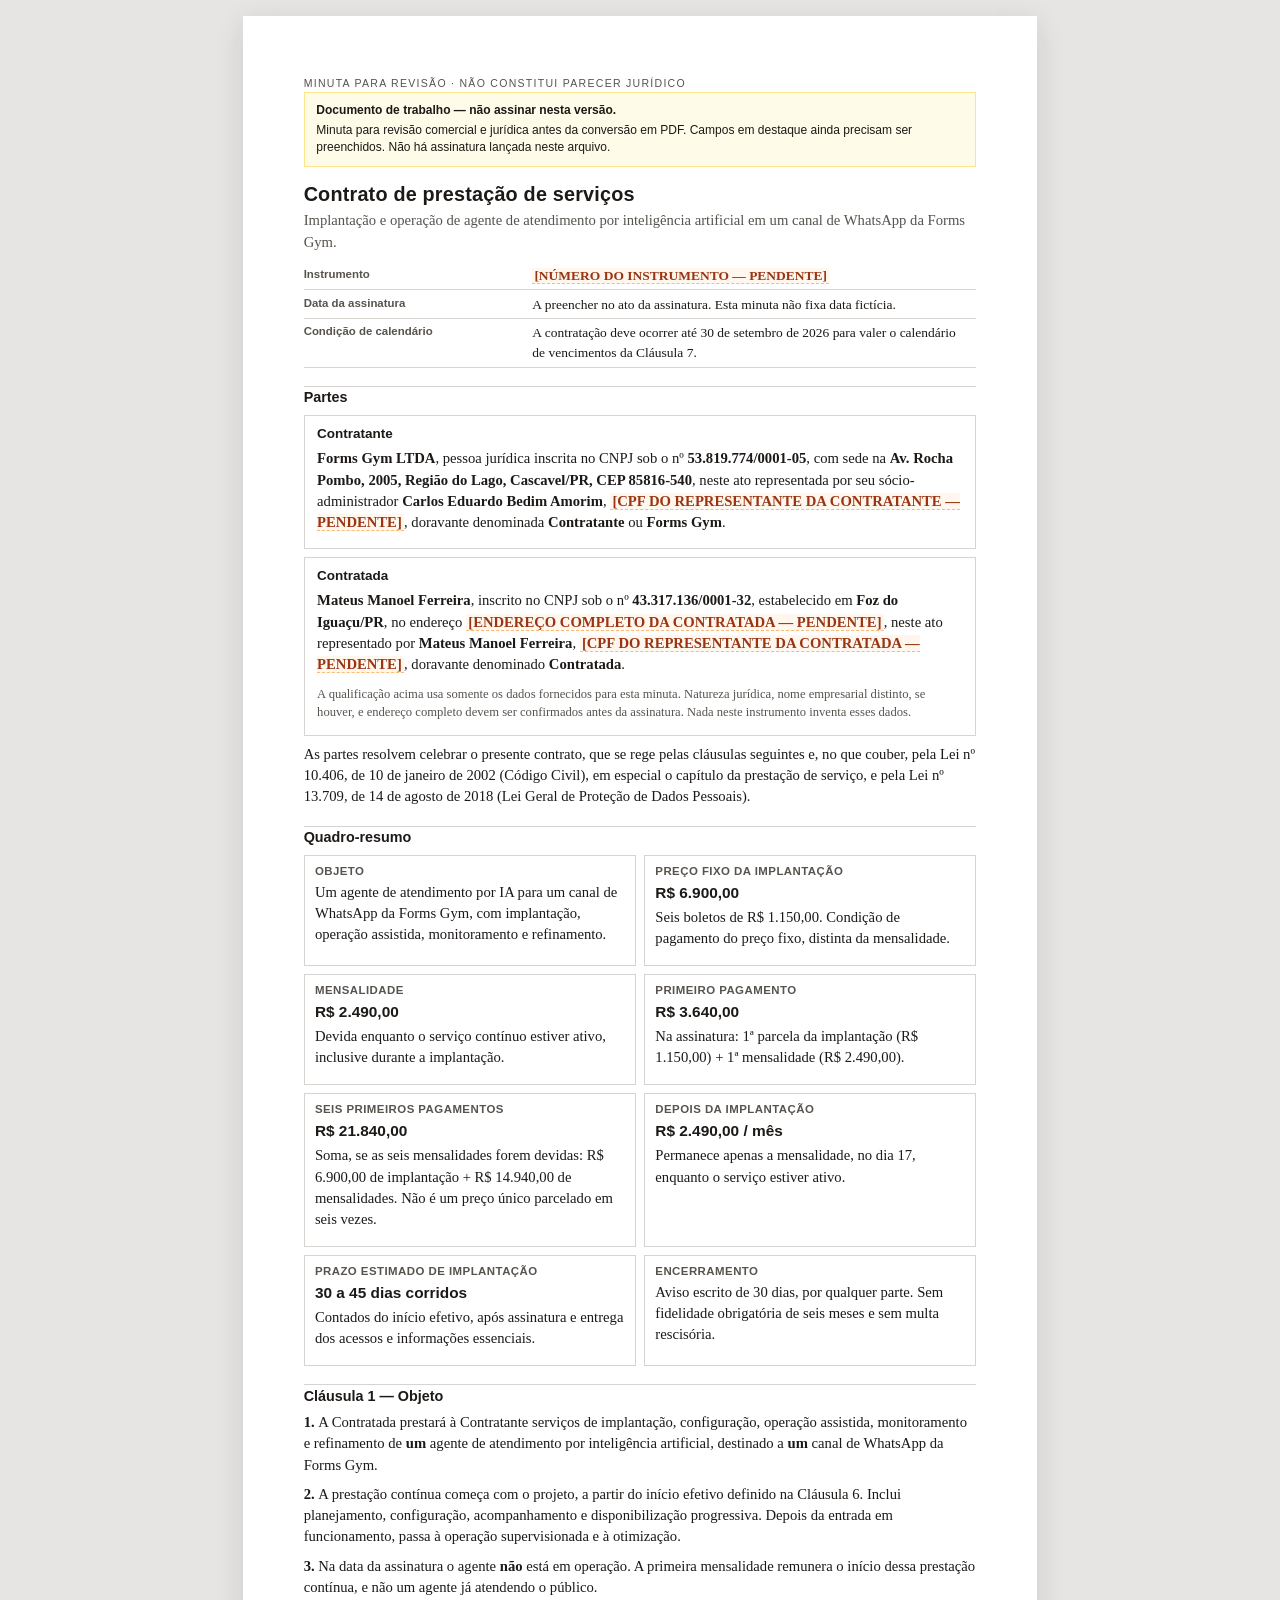
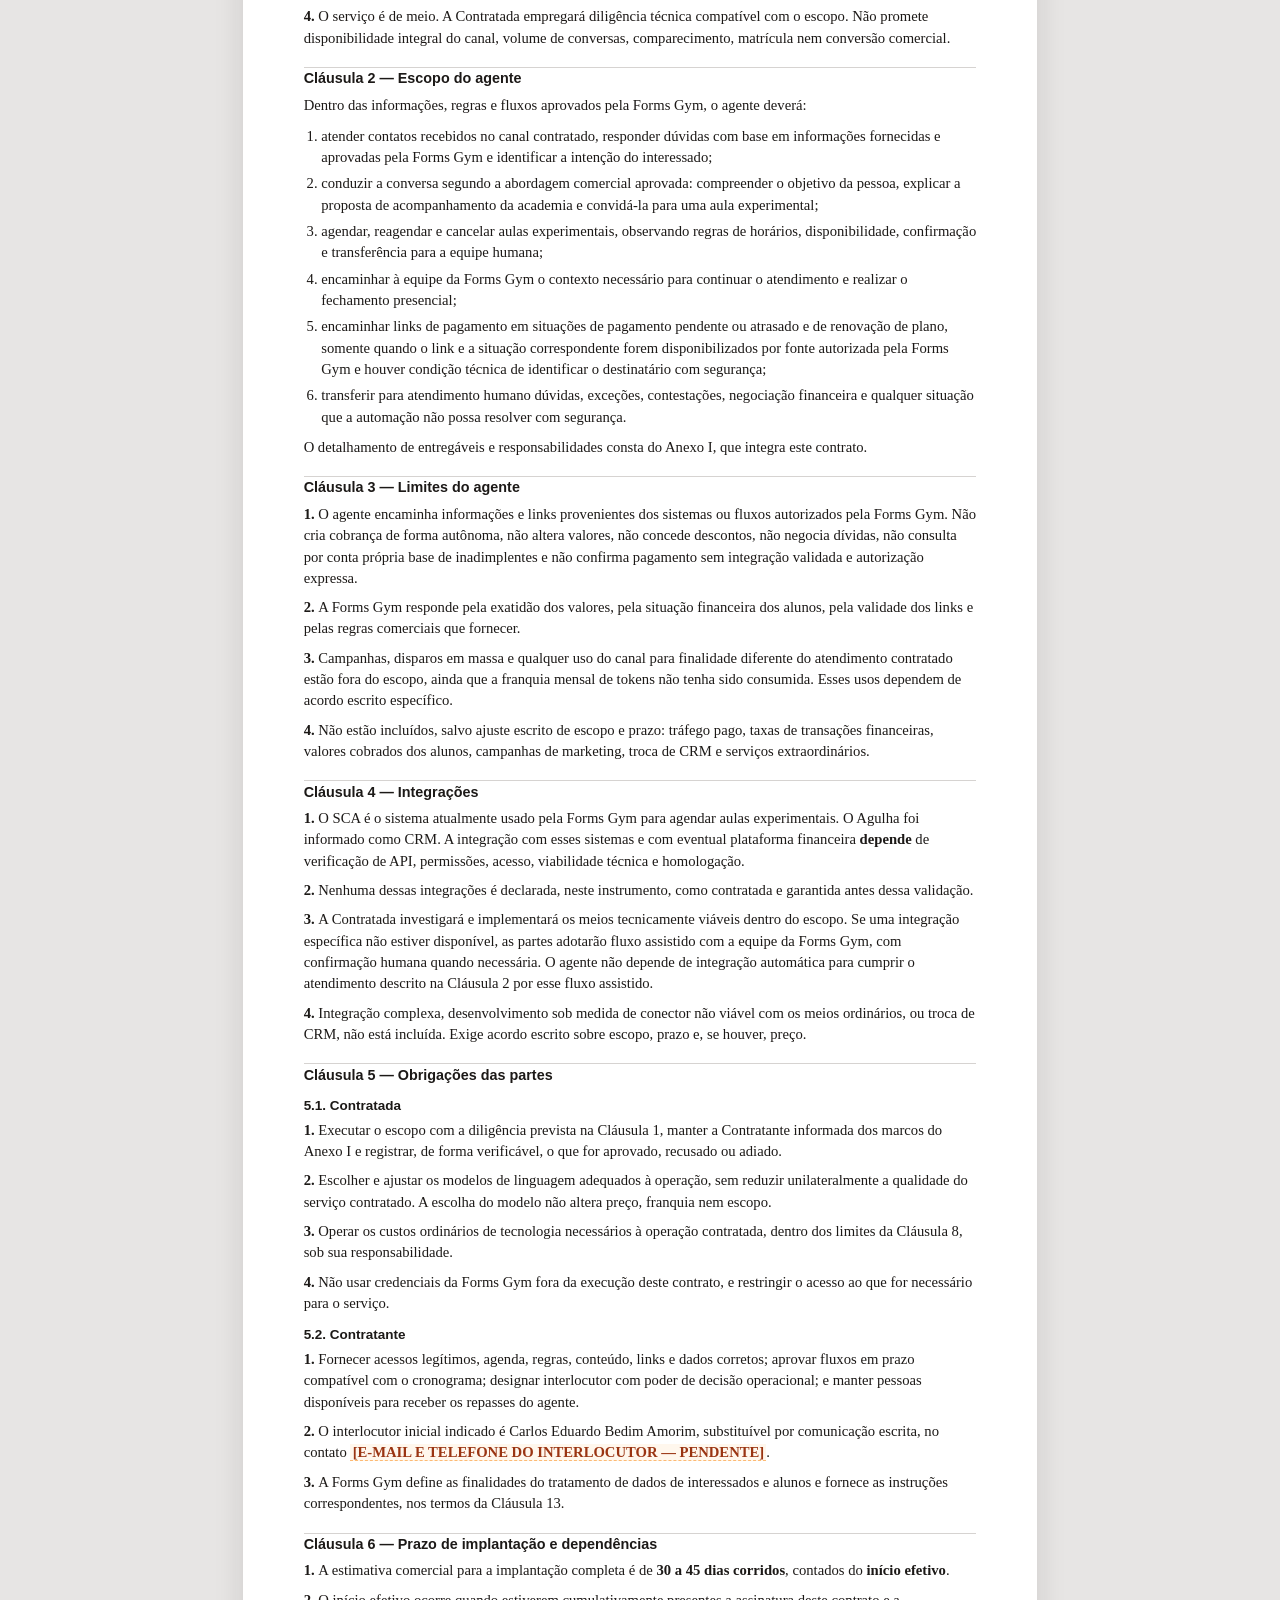
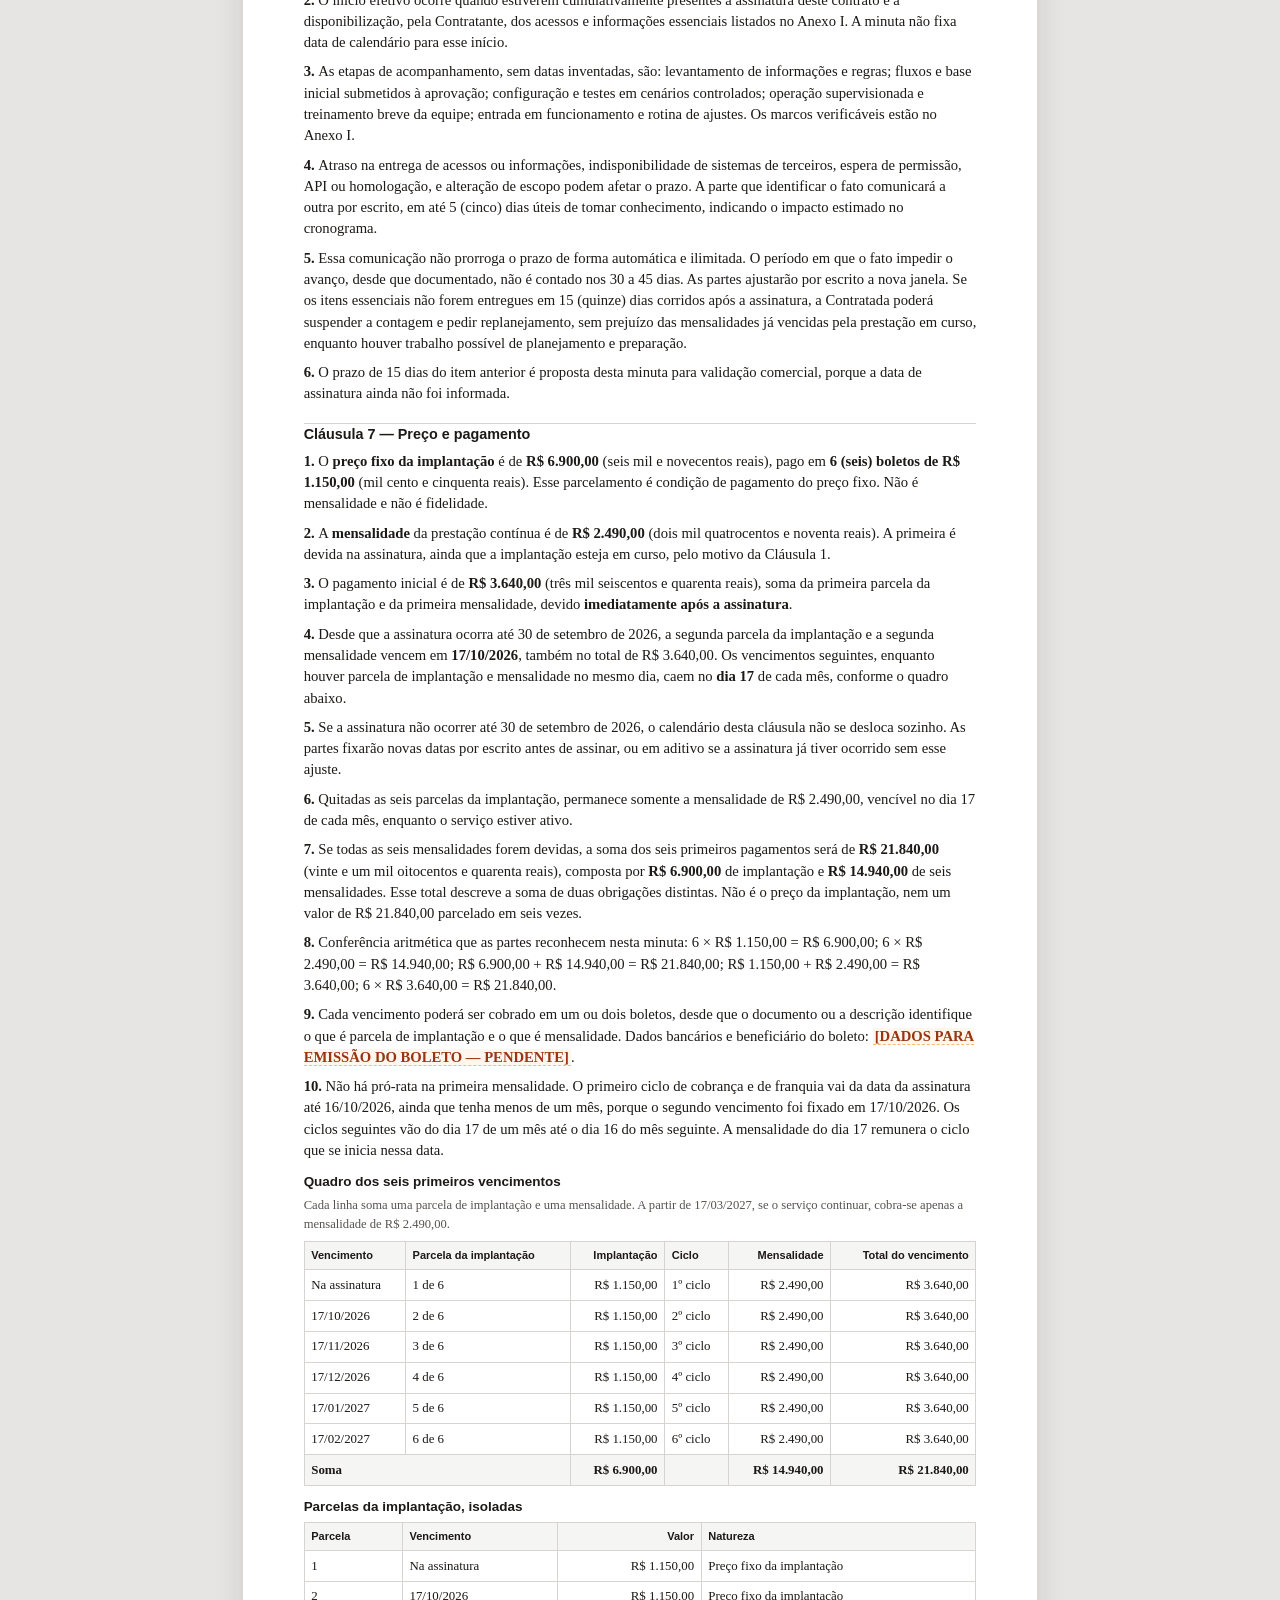
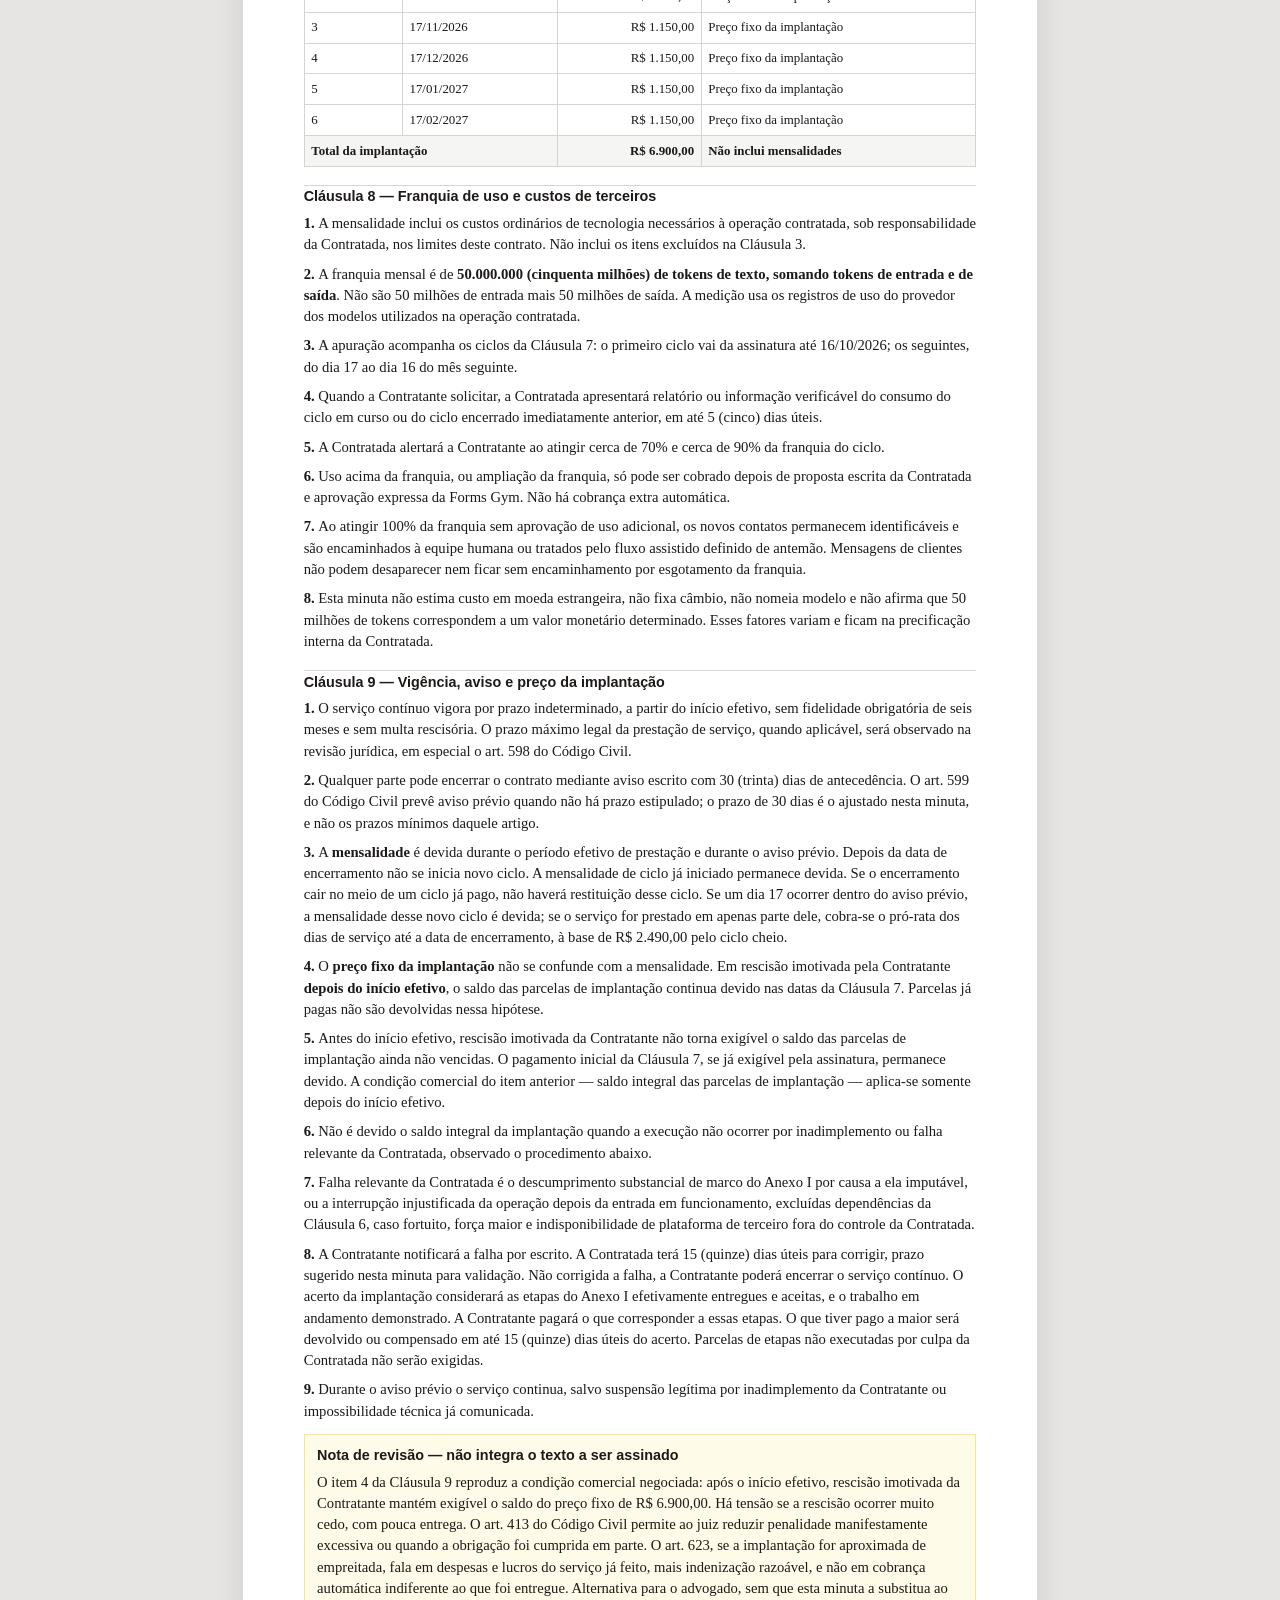
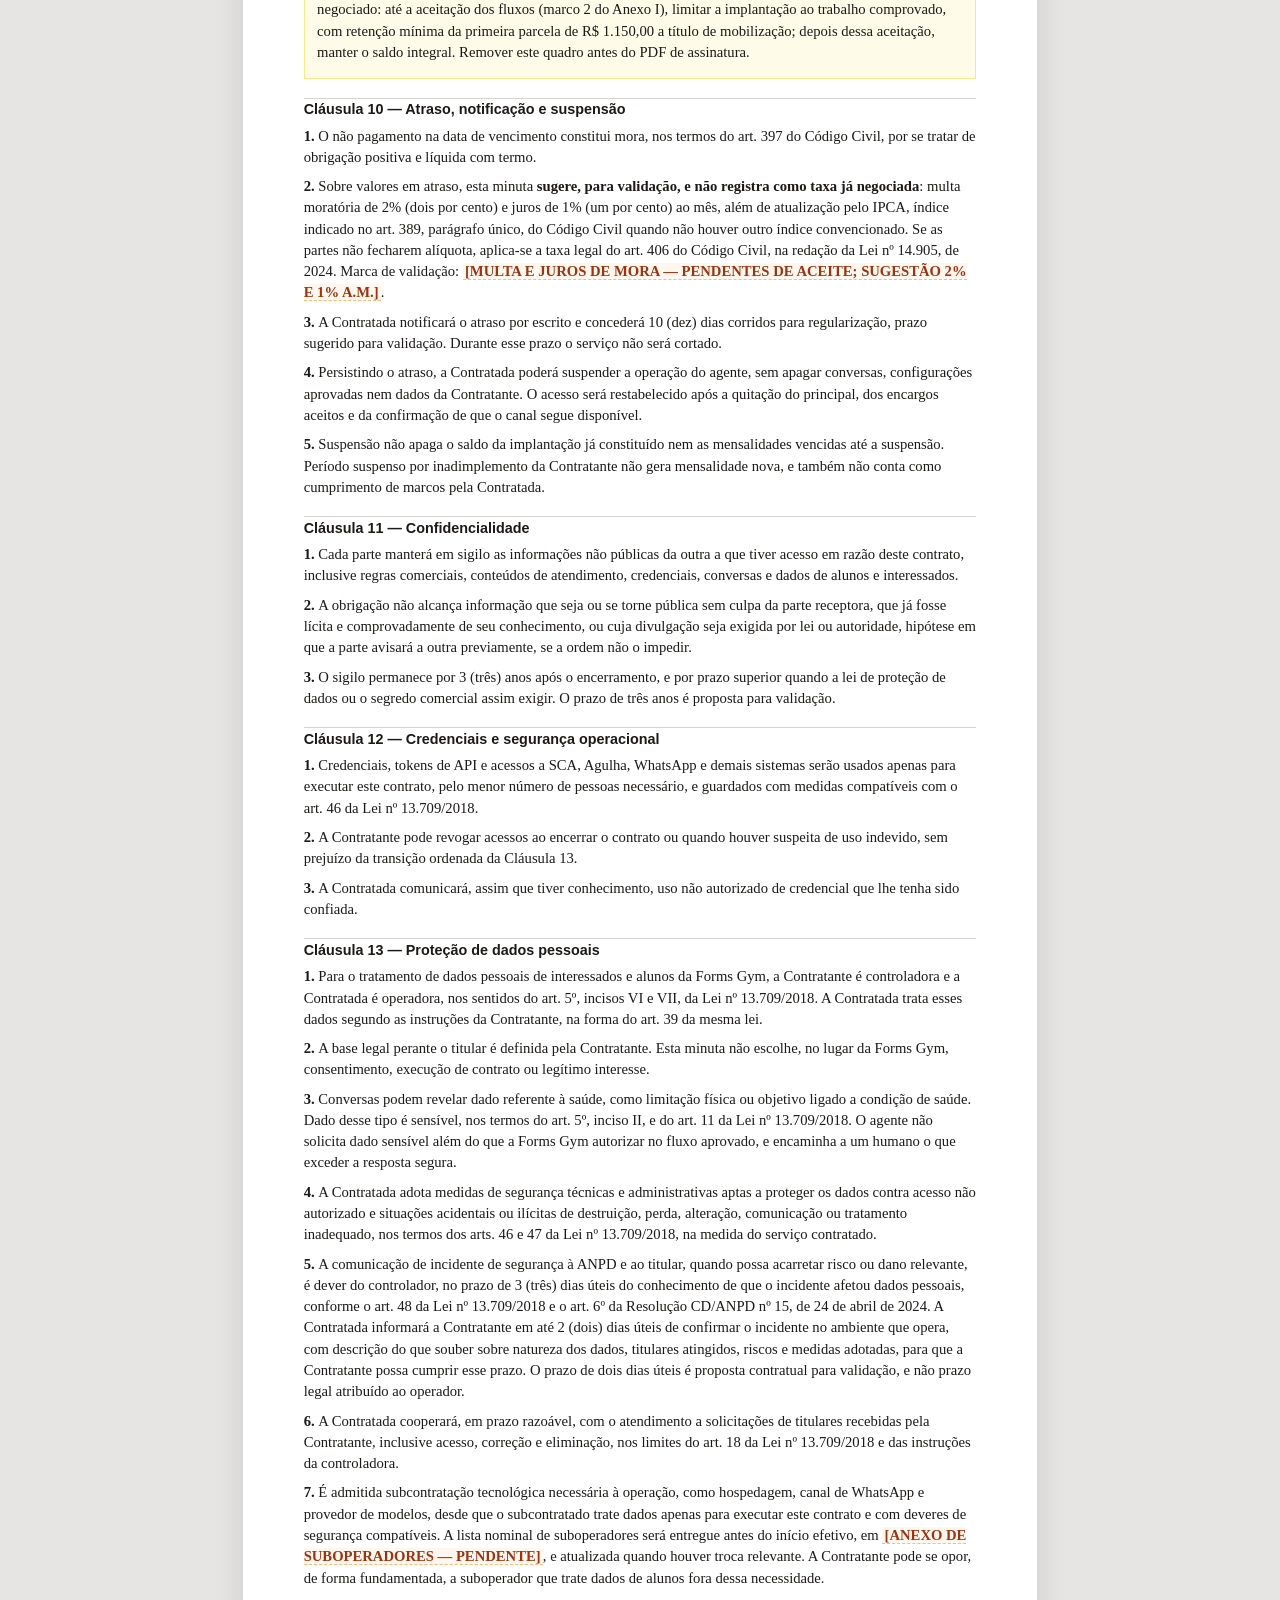
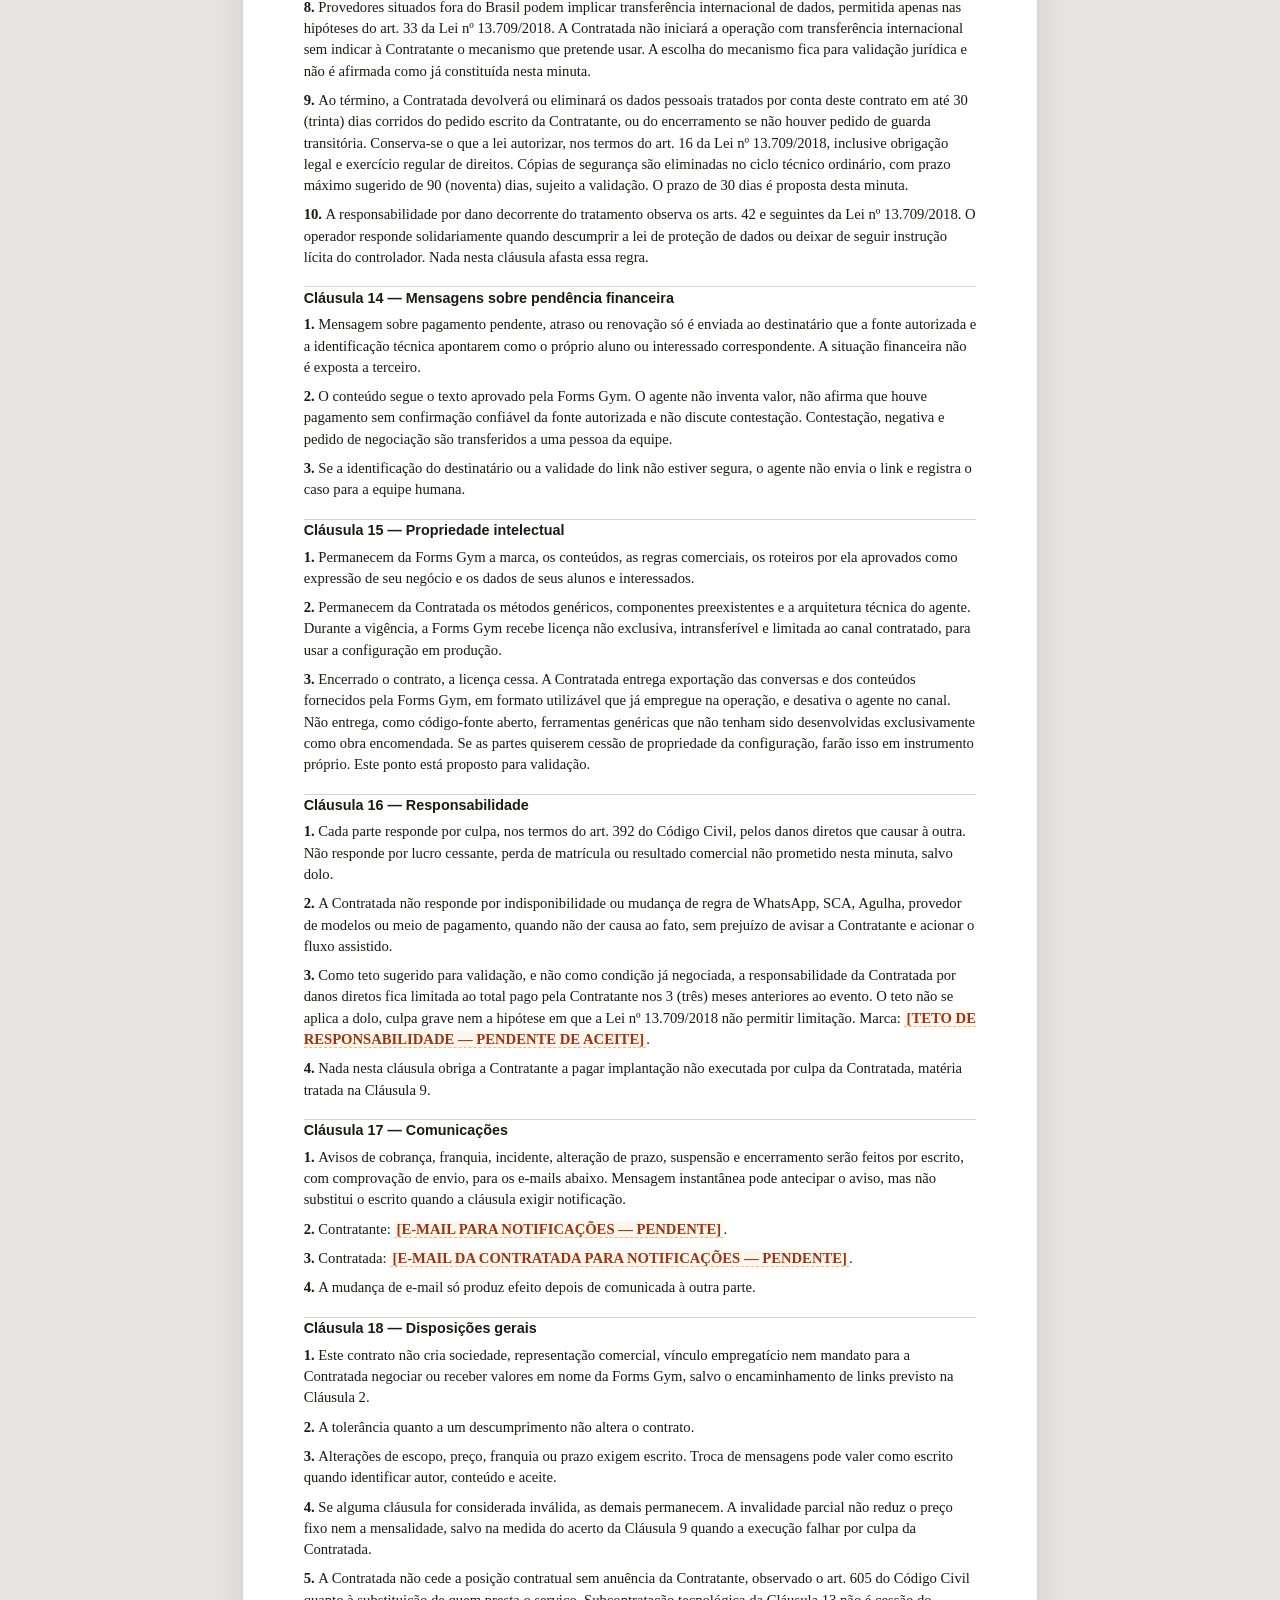
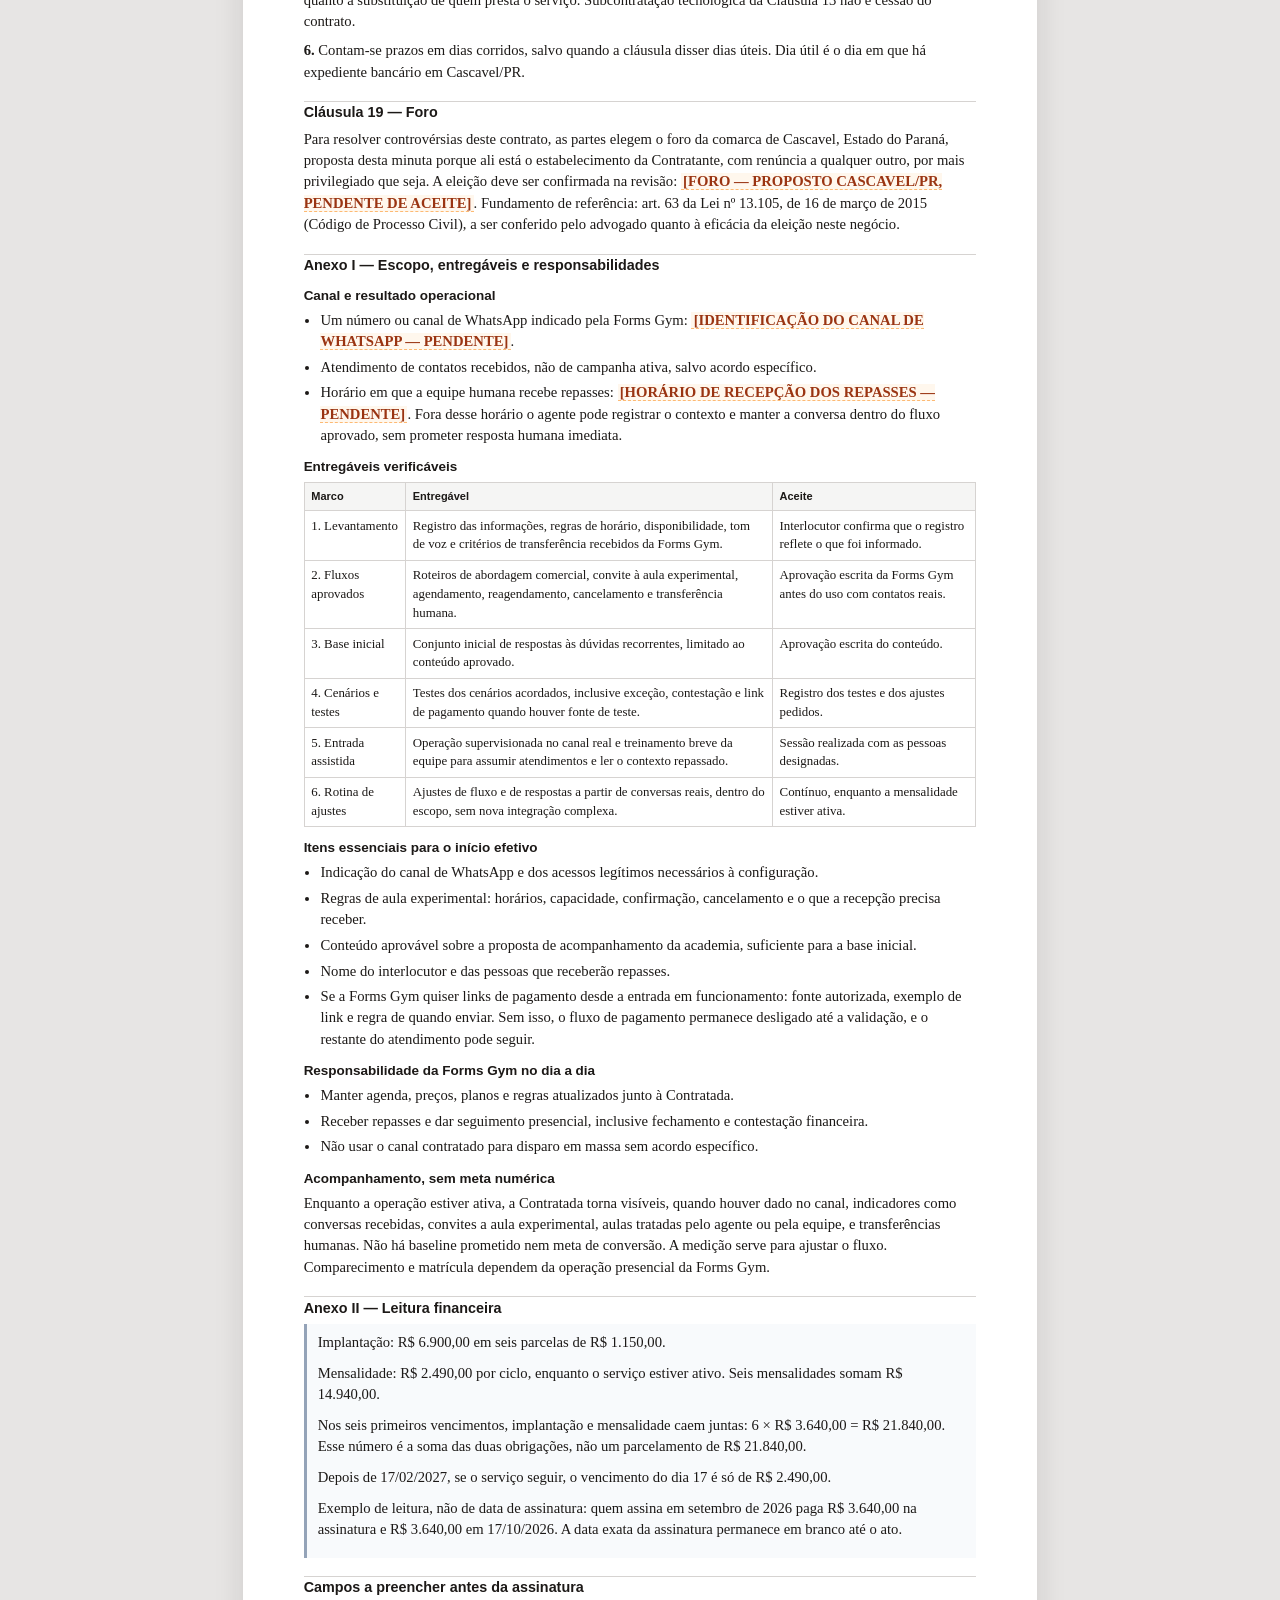
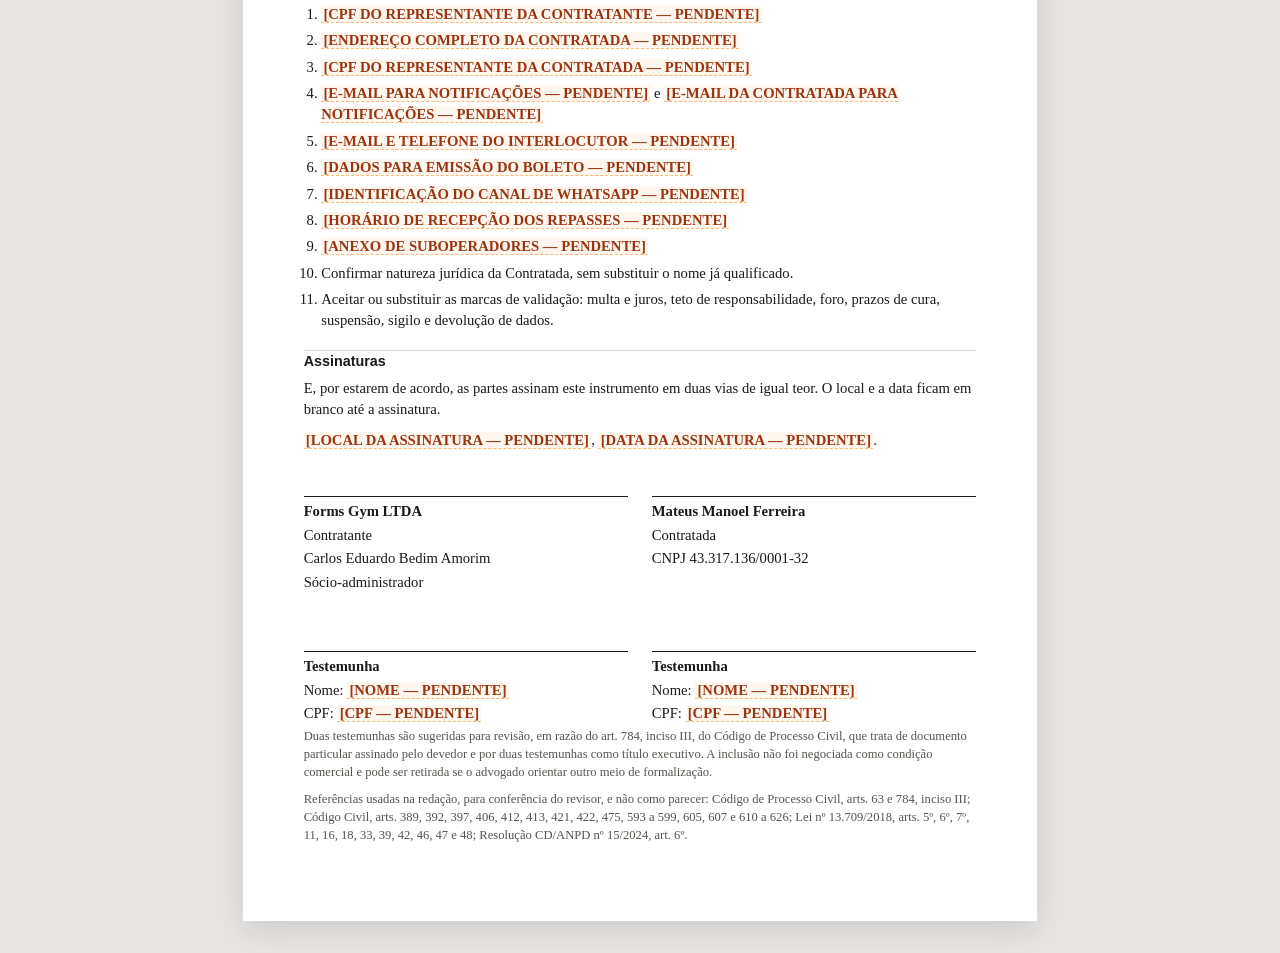
<file: contrato/minuta-contrato-forms-gym.html>
<!DOCTYPE html>
<html lang="pt-BR">
<head>
  <meta charset="UTF-8">
  <meta name="viewport" content="width=device-width, initial-scale=1.0">
  <title>Minuta — Contrato de Prestação de Serviços — Forms Gym</title>
  <style>
    :root {
      --ink: #1c1917;
      --muted: #57534e;
      --line: #d6d3d1;
      --paper: #ffffff;
      --wash: #f5f5f4;
      --pending-bg: #fff7ed;
      --pending-ink: #9a3412;
      --pending-line: #fdba74;
      --note-bg: #f8fafc;
      --note-line: #cbd5e1;
      --review-bg: #fefce8;
      --review-line: #fde68a;
    }

    * { box-sizing: border-box; }

    html { font-size: 11pt; }

    body {
      margin: 0;
      color: var(--ink);
      background: #e7e5e4;
      font-family: Palatino, "Palatino Linotype", "Iowan Old Style", Georgia, "Times New Roman", serif;
      line-height: 1.45;
    }

    .sheet {
      width: 210mm;
      max-width: 100%;
      margin: 16px auto 32px;
      background: var(--paper);
      padding: 16mm 16mm 18mm;
      box-shadow: 0 8px 28px rgba(28, 25, 23, 0.12);
    }

    p { margin: 0 0 0.65em; orphans: 3; widows: 3; }
    strong { font-weight: 700; }

    h1, h2, h3, h4 {
      font-family: "Avenir Next", "Segoe UI", Helvetica, Arial, sans-serif;
      font-weight: 650;
      line-height: 1.25;
      page-break-after: avoid;
      break-after: avoid;
    }

    h1 {
      font-size: 1.35rem;
      letter-spacing: 0.01em;
      margin: 0.35rem 0 0.25rem;
    }

    h2 {
      font-size: 0.98rem;
      margin: 1.25rem 0 0.45rem;
      padding-top: 0.15rem;
      border-top: 1px solid var(--line);
    }

    h3 {
      font-size: 0.92rem;
      margin: 0.9rem 0 0.35rem;
    }

    .kicker {
      font-family: "Avenir Next", "Segoe UI", Helvetica, Arial, sans-serif;
      font-size: 0.72rem;
      letter-spacing: 0.12em;
      text-transform: uppercase;
      color: var(--muted);
      margin: 0;
    }

    .subtitle {
      margin: 0 0 0.4rem;
      color: var(--muted);
    }

    .banner {
      border: 1px solid var(--review-line);
      background: var(--review-bg);
      padding: 0.65rem 0.8rem;
      margin: 0 0 1rem;
      font-family: "Avenir Next", "Segoe UI", Helvetica, Arial, sans-serif;
      font-size: 0.82rem;
    }

    .banner strong { display: block; margin-bottom: 0.15rem; }

    .meta {
      width: 100%;
      border-collapse: collapse;
      margin: 0.6rem 0 0.2rem;
      font-size: 0.92rem;
    }

    .meta th, .meta td {
      text-align: left;
      vertical-align: top;
      padding: 0.28rem 0.45rem 0.28rem 0;
      border-bottom: 1px solid var(--line);
    }

    .meta th {
      width: 34%;
      font-family: "Avenir Next", "Segoe UI", Helvetica, Arial, sans-serif;
      font-weight: 600;
      color: var(--muted);
      font-size: 0.78rem;
    }

    .party {
      border: 1px solid var(--line);
      padding: 0.7rem 0.85rem 0.35rem;
      margin: 0.55rem 0;
      page-break-inside: avoid;
      break-inside: avoid;
    }

    .party h3 { margin-top: 0; }

    .pending {
      background: var(--pending-bg);
      color: var(--pending-ink);
      border-bottom: 1px dashed var(--pending-line);
      padding: 0 0.15em;
      font-weight: 700;
    }

    ol.clauses { margin: 0; padding: 0; list-style: none; counter-reset: clause; }
    ol.clauses > li { margin: 0 0 0.55em; }
    ol.clauses > li::before {
      counter-increment: clause;
      content: counter(clause) ". ";
      font-weight: 700;
    }

    ol.alpha { margin: 0.2rem 0 0.6rem 1.2rem; padding: 0; }
    ol.alpha > li { margin: 0 0 0.35em; }

    ul.clean { margin: 0.2rem 0 0.65rem 1.15rem; padding: 0; }
    ul.clean li { margin: 0 0 0.3em; }

    table.data {
      width: 100%;
      border-collapse: collapse;
      margin: 0.4rem 0 0.8rem;
      font-size: 0.88rem;
      font-variant-numeric: tabular-nums;
    }

    table.data th, table.data td {
      border: 1px solid var(--line);
      padding: 0.38rem 0.45rem;
      vertical-align: top;
      text-align: left;
    }

    table.data th {
      background: var(--wash);
      font-family: "Avenir Next", "Segoe UI", Helvetica, Arial, sans-serif;
      font-size: 0.75rem;
      font-weight: 650;
    }

    table.data thead { display: table-header-group; }

    table.data td.num, table.data th.num { text-align: right; white-space: nowrap; }
    table.data tr { break-inside: avoid; page-break-inside: avoid; }
    table.data tfoot td { font-weight: 700; background: var(--wash); }

    .callout {
      background: var(--note-bg);
      border-left: 3px solid #94a3b8;
      padding: 0.55rem 0.75rem;
      margin: 0.4rem 0 0.8rem;
      page-break-inside: avoid;
      break-inside: avoid;
    }

    .summary {
      display: grid;
      grid-template-columns: 1fr 1fr;
      gap: 0.55rem;
      margin: 0.5rem 0 0.8rem;
    }

    .summary article {
      border: 1px solid var(--line);
      padding: 0.55rem 0.7rem 0.4rem;
      break-inside: avoid;
      page-break-inside: avoid;
    }

    .summary h3 {
      margin: 0 0 0.25rem;
      font-size: 0.78rem;
      letter-spacing: 0.04em;
      text-transform: uppercase;
      color: var(--muted);
    }

    .summary .value {
      font-family: "Avenir Next", "Segoe UI", Helvetica, Arial, sans-serif;
      font-size: 1.05rem;
      font-weight: 700;
      margin: 0 0 0.2rem;
    }

    .fine {
      color: var(--muted);
      font-size: 0.86rem;
    }

    .sign-grid {
      display: grid;
      grid-template-columns: 1fr 1fr;
      gap: 1.4rem 1.6rem;
      margin-top: 0.6rem;
    }

    .sign {
      break-inside: avoid;
      page-break-inside: avoid;
      min-height: 7.2rem;
    }

    .sign .line {
      margin-top: 2.4rem;
      border-top: 1px solid var(--ink);
      padding-top: 0.3rem;
    }

    .sign p { margin-bottom: 0.15rem; }

    .review-box {
      border: 1px solid var(--review-line);
      background: var(--review-bg);
      padding: 0.7rem 0.85rem 0.4rem;
      margin: 0.8rem 0;
      break-inside: avoid;
      page-break-inside: avoid;
    }

    .review-box h2 { border-top: 0; margin-top: 0; }

    @page {
      size: A4;
      margin: 14mm 14mm 16mm;
    }

    .page-break { break-before: page; page-break-before: always; }

    @media print {
      body { background: white; }
      * {
        -webkit-print-color-adjust: exact;
        print-color-adjust: exact;
      }
      .sheet {
        width: auto;
        margin: 0;
        padding: 0;
        box-shadow: none;
      }
      a { color: inherit; text-decoration: none; }
      .summary { grid-template-columns: 1fr 1fr; }
    }

    @media screen and (max-width: 720px) {
      .sheet { padding: 1rem; }
      .summary, .sign-grid { grid-template-columns: 1fr; }
    }
  </style>
</head>
<body>
  <main class="sheet">
    <p class="kicker">Minuta para revisão · não constitui parecer jurídico</p>
    <div class="banner">
      <strong>Documento de trabalho — não assinar nesta versão.</strong>
      Minuta para revisão comercial e jurídica antes da conversão em PDF. Campos em destaque ainda precisam ser preenchidos. Não há assinatura lançada neste arquivo.
    </div>

    <h1>Contrato de prestação de serviços</h1>
    <p class="subtitle">Implantação e operação de agente de atendimento por inteligência artificial em um canal de WhatsApp da Forms Gym.</p>

    <table class="meta">
      <tr>
        <th>Instrumento</th>
        <td><span class="pending">[NÚMERO DO INSTRUMENTO — PENDENTE]</span></td>
      </tr>
      <tr>
        <th>Data da assinatura</th>
        <td>A preencher no ato da assinatura. Esta minuta não fixa data fictícia.</td>
      </tr>
      <tr>
        <th>Condição de calendário</th>
        <td>A contratação deve ocorrer até 30 de setembro de 2026 para valer o calendário de vencimentos da Cláusula 7.</td>
      </tr>
    </table>

    <h2>Partes</h2>

    <section class="party">
      <h3>Contratante</h3>
      <p><strong>Forms Gym LTDA</strong>, pessoa jurídica inscrita no CNPJ sob o nº <strong>53.819.774/0001-05</strong>, com sede na <strong>Av. Rocha Pombo, 2005, Região do Lago, Cascavel/PR, CEP 85816-540</strong>, neste ato representada por seu sócio-administrador <strong>Carlos Eduardo Bedim Amorim</strong>, <span class="pending">[CPF DO REPRESENTANTE DA CONTRATANTE — PENDENTE]</span>, doravante denominada <strong>Contratante</strong> ou <strong>Forms Gym</strong>.</p>
    </section>

    <section class="party">
      <h3>Contratada</h3>
      <p><strong>Mateus Manoel Ferreira</strong>, inscrito no CNPJ sob o nº <strong>43.317.136/0001-32</strong>, estabelecido em <strong>Foz do Iguaçu/PR</strong>, no endereço <span class="pending">[ENDEREÇO COMPLETO DA CONTRATADA — PENDENTE]</span>, neste ato representado por <strong>Mateus Manoel Ferreira</strong>, <span class="pending">[CPF DO REPRESENTANTE DA CONTRATADA — PENDENTE]</span>, doravante denominado <strong>Contratada</strong>.</p>
      <p class="fine">A qualificação acima usa somente os dados fornecidos para esta minuta. Natureza jurídica, nome empresarial distinto, se houver, e endereço completo devem ser confirmados antes da assinatura. Nada neste instrumento inventa esses dados.</p>
    </section>

    <p>As partes resolvem celebrar o presente contrato, que se rege pelas cláusulas seguintes e, no que couber, pela Lei nº 10.406, de 10 de janeiro de 2002 (Código Civil), em especial o capítulo da prestação de serviço, e pela Lei nº 13.709, de 14 de agosto de 2018 (Lei Geral de Proteção de Dados Pessoais).</p>

    <h2>Quadro-resumo</h2>
    <div class="summary">
      <article>
        <h3>Objeto</h3>
        <p>Um agente de atendimento por IA para um canal de WhatsApp da Forms Gym, com implantação, operação assistida, monitoramento e refinamento.</p>
      </article>
      <article>
        <h3>Preço fixo da implantação</h3>
        <p class="value">R$ 6.900,00</p>
        <p>Seis boletos de R$ 1.150,00. Condição de pagamento do preço fixo, distinta da mensalidade.</p>
      </article>
      <article>
        <h3>Mensalidade</h3>
        <p class="value">R$ 2.490,00</p>
        <p>Devida enquanto o serviço contínuo estiver ativo, inclusive durante a implantação.</p>
      </article>
      <article>
        <h3>Primeiro pagamento</h3>
        <p class="value">R$ 3.640,00</p>
        <p>Na assinatura: 1ª parcela da implantação (R$ 1.150,00) + 1ª mensalidade (R$ 2.490,00).</p>
      </article>
      <article>
        <h3>Seis primeiros pagamentos</h3>
        <p class="value">R$ 21.840,00</p>
        <p>Soma, se as seis mensalidades forem devidas: R$ 6.900,00 de implantação + R$ 14.940,00 de mensalidades. Não é um preço único parcelado em seis vezes.</p>
      </article>
      <article>
        <h3>Depois da implantação</h3>
        <p class="value">R$ 2.490,00 / mês</p>
        <p>Permanece apenas a mensalidade, no dia 17, enquanto o serviço estiver ativo.</p>
      </article>
      <article>
        <h3>Prazo estimado de implantação</h3>
        <p class="value">30 a 45 dias corridos</p>
        <p>Contados do início efetivo, após assinatura e entrega dos acessos e informações essenciais.</p>
      </article>
      <article>
        <h3>Encerramento</h3>
        <p>Aviso escrito de 30 dias, por qualquer parte. Sem fidelidade obrigatória de seis meses e sem multa rescisória.</p>
      </article>
    </div>

    <h2>Cláusula 1 — Objeto</h2>
    <ol class="clauses">
      <li>A Contratada prestará à Contratante serviços de implantação, configuração, operação assistida, monitoramento e refinamento de <strong>um</strong> agente de atendimento por inteligência artificial, destinado a <strong>um</strong> canal de WhatsApp da Forms Gym.</li>
      <li>A prestação contínua começa com o projeto, a partir do início efetivo definido na Cláusula 6. Inclui planejamento, configuração, acompanhamento e disponibilização progressiva. Depois da entrada em funcionamento, passa à operação supervisionada e à otimização.</li>
      <li>Na data da assinatura o agente <strong>não</strong> está em operação. A primeira mensalidade remunera o início dessa prestação contínua, e não um agente já atendendo o público.</li>
      <li>O serviço é de meio. A Contratada empregará diligência técnica compatível com o escopo. Não promete disponibilidade integral do canal, volume de conversas, comparecimento, matrícula nem conversão comercial.</li>
    </ol>

    <h2>Cláusula 2 — Escopo do agente</h2>
    <p>Dentro das informações, regras e fluxos aprovados pela Forms Gym, o agente deverá:</p>
    <ol class="alpha">
      <li>atender contatos recebidos no canal contratado, responder dúvidas com base em informações fornecidas e aprovadas pela Forms Gym e identificar a intenção do interessado;</li>
      <li>conduzir a conversa segundo a abordagem comercial aprovada: compreender o objetivo da pessoa, explicar a proposta de acompanhamento da academia e convidá-la para uma aula experimental;</li>
      <li>agendar, reagendar e cancelar aulas experimentais, observando regras de horários, disponibilidade, confirmação e transferência para a equipe humana;</li>
      <li>encaminhar à equipe da Forms Gym o contexto necessário para continuar o atendimento e realizar o fechamento presencial;</li>
      <li>encaminhar links de pagamento em situações de pagamento pendente ou atrasado e de renovação de plano, somente quando o link e a situação correspondente forem disponibilizados por fonte autorizada pela Forms Gym e houver condição técnica de identificar o destinatário com segurança;</li>
      <li>transferir para atendimento humano dúvidas, exceções, contestações, negociação financeira e qualquer situação que a automação não possa resolver com segurança.</li>
    </ol>
    <p>O detalhamento de entregáveis e responsabilidades consta do Anexo I, que integra este contrato.</p>

    <h2>Cláusula 3 — Limites do agente</h2>
    <ol class="clauses">
      <li>O agente encaminha informações e links provenientes dos sistemas ou fluxos autorizados pela Forms Gym. Não cria cobrança de forma autônoma, não altera valores, não concede descontos, não negocia dívidas, não consulta por conta própria base de inadimplentes e não confirma pagamento sem integração validada e autorização expressa.</li>
      <li>A Forms Gym responde pela exatidão dos valores, pela situação financeira dos alunos, pela validade dos links e pelas regras comerciais que fornecer.</li>
      <li>Campanhas, disparos em massa e qualquer uso do canal para finalidade diferente do atendimento contratado estão fora do escopo, ainda que a franquia mensal de tokens não tenha sido consumida. Esses usos dependem de acordo escrito específico.</li>
      <li>Não estão incluídos, salvo ajuste escrito de escopo e prazo: tráfego pago, taxas de transações financeiras, valores cobrados dos alunos, campanhas de marketing, troca de CRM e serviços extraordinários.</li>
    </ol>

    <h2>Cláusula 4 — Integrações</h2>
    <ol class="clauses">
      <li>O SCA é o sistema atualmente usado pela Forms Gym para agendar aulas experimentais. O Agulha foi informado como CRM. A integração com esses sistemas e com eventual plataforma financeira <strong>depende</strong> de verificação de API, permissões, acesso, viabilidade técnica e homologação.</li>
      <li>Nenhuma dessas integrações é declarada, neste instrumento, como contratada e garantida antes dessa validação.</li>
      <li>A Contratada investigará e implementará os meios tecnicamente viáveis dentro do escopo. Se uma integração específica não estiver disponível, as partes adotarão fluxo assistido com a equipe da Forms Gym, com confirmação humana quando necessária. O agente não depende de integração automática para cumprir o atendimento descrito na Cláusula 2 por esse fluxo assistido.</li>
      <li>Integração complexa, desenvolvimento sob medida de conector não viável com os meios ordinários, ou troca de CRM, não está incluída. Exige acordo escrito sobre escopo, prazo e, se houver, preço.</li>
    </ol>

    <h2>Cláusula 5 — Obrigações das partes</h2>
    <h3>5.1. Contratada</h3>
    <ol class="clauses">
      <li>Executar o escopo com a diligência prevista na Cláusula 1, manter a Contratante informada dos marcos do Anexo I e registrar, de forma verificável, o que for aprovado, recusado ou adiado.</li>
      <li>Escolher e ajustar os modelos de linguagem adequados à operação, sem reduzir unilateralmente a qualidade do serviço contratado. A escolha do modelo não altera preço, franquia nem escopo.</li>
      <li>Operar os custos ordinários de tecnologia necessários à operação contratada, dentro dos limites da Cláusula 8, sob sua responsabilidade.</li>
      <li>Não usar credenciais da Forms Gym fora da execução deste contrato, e restringir o acesso ao que for necessário para o serviço.</li>
    </ol>
    <h3>5.2. Contratante</h3>
    <ol class="clauses">
      <li>Fornecer acessos legítimos, agenda, regras, conteúdo, links e dados corretos; aprovar fluxos em prazo compatível com o cronograma; designar interlocutor com poder de decisão operacional; e manter pessoas disponíveis para receber os repasses do agente.</li>
      <li>O interlocutor inicial indicado é Carlos Eduardo Bedim Amorim, substituível por comunicação escrita, no contato <span class="pending">[E-MAIL E TELEFONE DO INTERLOCUTOR — PENDENTE]</span>.</li>
      <li>A Forms Gym define as finalidades do tratamento de dados de interessados e alunos e fornece as instruções correspondentes, nos termos da Cláusula 13.</li>
    </ol>

    <h2>Cláusula 6 — Prazo de implantação e dependências</h2>
    <ol class="clauses">
      <li>A estimativa comercial para a implantação completa é de <strong>30 a 45 dias corridos</strong>, contados do <strong>início efetivo</strong>.</li>
      <li>O início efetivo ocorre quando estiverem cumulativamente presentes a assinatura deste contrato e a disponibilização, pela Contratante, dos acessos e informações essenciais listados no Anexo I. A minuta não fixa data de calendário para esse início.</li>
      <li>As etapas de acompanhamento, sem datas inventadas, são: levantamento de informações e regras; fluxos e base inicial submetidos à aprovação; configuração e testes em cenários controlados; operação supervisionada e treinamento breve da equipe; entrada em funcionamento e rotina de ajustes. Os marcos verificáveis estão no Anexo I.</li>
      <li>Atraso na entrega de acessos ou informações, indisponibilidade de sistemas de terceiros, espera de permissão, API ou homologação, e alteração de escopo podem afetar o prazo. A parte que identificar o fato comunicará a outra por escrito, em até 5 (cinco) dias úteis de tomar conhecimento, indicando o impacto estimado no cronograma.</li>
      <li>Essa comunicação não prorroga o prazo de forma automática e ilimitada. O período em que o fato impedir o avanço, desde que documentado, não é contado nos 30 a 45 dias. As partes ajustarão por escrito a nova janela. Se os itens essenciais não forem entregues em 15 (quinze) dias corridos após a assinatura, a Contratada poderá suspender a contagem e pedir replanejamento, sem prejuízo das mensalidades já vencidas pela prestação em curso, enquanto houver trabalho possível de planejamento e preparação.</li>
      <li>O prazo de 15 dias do item anterior é proposta desta minuta para validação comercial, porque a data de assinatura ainda não foi informada.</li>
    </ol>

    <h2>Cláusula 7 — Preço e pagamento</h2>
    <ol class="clauses">
      <li>O <strong>preço fixo da implantação</strong> é de <strong>R$ 6.900,00</strong> (seis mil e novecentos reais), pago em <strong>6 (seis) boletos de R$ 1.150,00</strong> (mil cento e cinquenta reais). Esse parcelamento é condição de pagamento do preço fixo. Não é mensalidade e não é fidelidade.</li>
      <li>A <strong>mensalidade</strong> da prestação contínua é de <strong>R$ 2.490,00</strong> (dois mil quatrocentos e noventa reais). A primeira é devida na assinatura, ainda que a implantação esteja em curso, pelo motivo da Cláusula 1.</li>
      <li>O pagamento inicial é de <strong>R$ 3.640,00</strong> (três mil seiscentos e quarenta reais), soma da primeira parcela da implantação e da primeira mensalidade, devido <strong>imediatamente após a assinatura</strong>.</li>
      <li>Desde que a assinatura ocorra até 30 de setembro de 2026, a segunda parcela da implantação e a segunda mensalidade vencem em <strong>17/10/2026</strong>, também no total de R$ 3.640,00. Os vencimentos seguintes, enquanto houver parcela de implantação e mensalidade no mesmo dia, caem no <strong>dia 17</strong> de cada mês, conforme o quadro abaixo.</li>
      <li>Se a assinatura não ocorrer até 30 de setembro de 2026, o calendário desta cláusula não se desloca sozinho. As partes fixarão novas datas por escrito antes de assinar, ou em aditivo se a assinatura já tiver ocorrido sem esse ajuste.</li>
      <li>Quitadas as seis parcelas da implantação, permanece somente a mensalidade de R$ 2.490,00, vencível no dia 17 de cada mês, enquanto o serviço estiver ativo.</li>
      <li>Se todas as seis mensalidades forem devidas, a soma dos seis primeiros pagamentos será de <strong>R$ 21.840,00</strong> (vinte e um mil oitocentos e quarenta reais), composta por <strong>R$ 6.900,00</strong> de implantação e <strong>R$ 14.940,00</strong> de seis mensalidades. Esse total descreve a soma de duas obrigações distintas. Não é o preço da implantação, nem um valor de R$ 21.840,00 parcelado em seis vezes.</li>
      <li>Conferência aritmética que as partes reconhecem nesta minuta: 6 × R$ 1.150,00 = R$ 6.900,00; 6 × R$ 2.490,00 = R$ 14.940,00; R$ 6.900,00 + R$ 14.940,00 = R$ 21.840,00; R$ 1.150,00 + R$ 2.490,00 = R$ 3.640,00; 6 × R$ 3.640,00 = R$ 21.840,00.</li>
      <li>Cada vencimento poderá ser cobrado em um ou dois boletos, desde que o documento ou a descrição identifique o que é parcela de implantação e o que é mensalidade. Dados bancários e beneficiário do boleto: <span class="pending">[DADOS PARA EMISSÃO DO BOLETO — PENDENTE]</span>.</li>
      <li>Não há pró-rata na primeira mensalidade. O primeiro ciclo de cobrança e de franquia vai da data da assinatura até 16/10/2026, ainda que tenha menos de um mês, porque o segundo vencimento foi fixado em 17/10/2026. Os ciclos seguintes vão do dia 17 de um mês até o dia 16 do mês seguinte. A mensalidade do dia 17 remunera o ciclo que se inicia nessa data.</li>
    </ol>

    <h3>Quadro dos seis primeiros vencimentos</h3>
    <p class="fine">Cada linha soma uma parcela de implantação e uma mensalidade. A partir de 17/03/2027, se o serviço continuar, cobra-se apenas a mensalidade de R$ 2.490,00.</p>
    <table class="data">
      <thead>
        <tr>
          <th>Vencimento</th>
          <th>Parcela da implantação</th>
          <th class="num">Implantação</th>
          <th>Ciclo</th>
          <th class="num">Mensalidade</th>
          <th class="num">Total do vencimento</th>
        </tr>
      </thead>
      <tbody>
        <tr>
          <td>Na assinatura</td>
          <td>1 de 6</td>
          <td class="num">R$ 1.150,00</td>
          <td>1º ciclo</td>
          <td class="num">R$ 2.490,00</td>
          <td class="num">R$ 3.640,00</td>
        </tr>
        <tr>
          <td>17/10/2026</td>
          <td>2 de 6</td>
          <td class="num">R$ 1.150,00</td>
          <td>2º ciclo</td>
          <td class="num">R$ 2.490,00</td>
          <td class="num">R$ 3.640,00</td>
        </tr>
        <tr>
          <td>17/11/2026</td>
          <td>3 de 6</td>
          <td class="num">R$ 1.150,00</td>
          <td>3º ciclo</td>
          <td class="num">R$ 2.490,00</td>
          <td class="num">R$ 3.640,00</td>
        </tr>
        <tr>
          <td>17/12/2026</td>
          <td>4 de 6</td>
          <td class="num">R$ 1.150,00</td>
          <td>4º ciclo</td>
          <td class="num">R$ 2.490,00</td>
          <td class="num">R$ 3.640,00</td>
        </tr>
        <tr>
          <td>17/01/2027</td>
          <td>5 de 6</td>
          <td class="num">R$ 1.150,00</td>
          <td>5º ciclo</td>
          <td class="num">R$ 2.490,00</td>
          <td class="num">R$ 3.640,00</td>
        </tr>
        <tr>
          <td>17/02/2027</td>
          <td>6 de 6</td>
          <td class="num">R$ 1.150,00</td>
          <td>6º ciclo</td>
          <td class="num">R$ 2.490,00</td>
          <td class="num">R$ 3.640,00</td>
        </tr>
      </tbody>
      <tfoot>
        <tr>
          <td colspan="2">Soma</td>
          <td class="num">R$ 6.900,00</td>
          <td></td>
          <td class="num">R$ 14.940,00</td>
          <td class="num">R$ 21.840,00</td>
        </tr>
      </tfoot>
    </table>

    <h3>Parcelas da implantação, isoladas</h3>
    <table class="data">
      <thead>
        <tr>
          <th>Parcela</th>
          <th>Vencimento</th>
          <th class="num">Valor</th>
          <th>Natureza</th>
        </tr>
      </thead>
      <tbody>
        <tr>
          <td>1</td>
          <td>Na assinatura</td>
          <td class="num">R$ 1.150,00</td>
          <td>Preço fixo da implantação</td>
        </tr>
        <tr>
          <td>2</td>
          <td>17/10/2026</td>
          <td class="num">R$ 1.150,00</td>
          <td>Preço fixo da implantação</td>
        </tr>
        <tr>
          <td>3</td>
          <td>17/11/2026</td>
          <td class="num">R$ 1.150,00</td>
          <td>Preço fixo da implantação</td>
        </tr>
        <tr>
          <td>4</td>
          <td>17/12/2026</td>
          <td class="num">R$ 1.150,00</td>
          <td>Preço fixo da implantação</td>
        </tr>
        <tr>
          <td>5</td>
          <td>17/01/2027</td>
          <td class="num">R$ 1.150,00</td>
          <td>Preço fixo da implantação</td>
        </tr>
        <tr>
          <td>6</td>
          <td>17/02/2027</td>
          <td class="num">R$ 1.150,00</td>
          <td>Preço fixo da implantação</td>
        </tr>
      </tbody>
      <tfoot>
        <tr>
          <td colspan="2">Total da implantação</td>
          <td class="num">R$ 6.900,00</td>
          <td>Não inclui mensalidades</td>
        </tr>
      </tfoot>
    </table>

    <h2>Cláusula 8 — Franquia de uso e custos de terceiros</h2>
    <ol class="clauses">
      <li>A mensalidade inclui os custos ordinários de tecnologia necessários à operação contratada, sob responsabilidade da Contratada, nos limites deste contrato. Não inclui os itens excluídos na Cláusula 3.</li>
      <li>A franquia mensal é de <strong>50.000.000 (cinquenta milhões) de tokens de texto, somando tokens de entrada e de saída</strong>. Não são 50 milhões de entrada mais 50 milhões de saída. A medição usa os registros de uso do provedor dos modelos utilizados na operação contratada.</li>
      <li>A apuração acompanha os ciclos da Cláusula 7: o primeiro ciclo vai da assinatura até 16/10/2026; os seguintes, do dia 17 ao dia 16 do mês seguinte.</li>
      <li>Quando a Contratante solicitar, a Contratada apresentará relatório ou informação verificável do consumo do ciclo em curso ou do ciclo encerrado imediatamente anterior, em até 5 (cinco) dias úteis.</li>
      <li>A Contratada alertará a Contratante ao atingir cerca de 70% e cerca de 90% da franquia do ciclo.</li>
      <li>Uso acima da franquia, ou ampliação da franquia, só pode ser cobrado depois de proposta escrita da Contratada e aprovação expressa da Forms Gym. Não há cobrança extra automática.</li>
      <li>Ao atingir 100% da franquia sem aprovação de uso adicional, os novos contatos permanecem identificáveis e são encaminhados à equipe humana ou tratados pelo fluxo assistido definido de antemão. Mensagens de clientes não podem desaparecer nem ficar sem encaminhamento por esgotamento da franquia.</li>
      <li>Esta minuta não estima custo em moeda estrangeira, não fixa câmbio, não nomeia modelo e não afirma que 50 milhões de tokens correspondem a um valor monetário determinado. Esses fatores variam e ficam na precificação interna da Contratada.</li>
    </ol>

    <h2>Cláusula 9 — Vigência, aviso e preço da implantação</h2>
    <ol class="clauses">
      <li>O serviço contínuo vigora por prazo indeterminado, a partir do início efetivo, sem fidelidade obrigatória de seis meses e sem multa rescisória. O prazo máximo legal da prestação de serviço, quando aplicável, será observado na revisão jurídica, em especial o art. 598 do Código Civil.</li>
      <li>Qualquer parte pode encerrar o contrato mediante aviso escrito com 30 (trinta) dias de antecedência. O art. 599 do Código Civil prevê aviso prévio quando não há prazo estipulado; o prazo de 30 dias é o ajustado nesta minuta, e não os prazos mínimos daquele artigo.</li>
      <li>A <strong>mensalidade</strong> é devida durante o período efetivo de prestação e durante o aviso prévio. Depois da data de encerramento não se inicia novo ciclo. A mensalidade de ciclo já iniciado permanece devida. Se o encerramento cair no meio de um ciclo já pago, não haverá restituição desse ciclo. Se um dia 17 ocorrer dentro do aviso prévio, a mensalidade desse novo ciclo é devida; se o serviço for prestado em apenas parte dele, cobra-se o pró-rata dos dias de serviço até a data de encerramento, à base de R$ 2.490,00 pelo ciclo cheio.</li>
      <li>O <strong>preço fixo da implantação</strong> não se confunde com a mensalidade. Em rescisão imotivada pela Contratante <strong>depois do início efetivo</strong>, o saldo das parcelas de implantação continua devido nas datas da Cláusula 7. Parcelas já pagas não são devolvidas nessa hipótese.</li>
      <li>Antes do início efetivo, rescisão imotivada da Contratante não torna exigível o saldo das parcelas de implantação ainda não vencidas. O pagamento inicial da Cláusula 7, se já exigível pela assinatura, permanece devido. A condição comercial do item anterior — saldo integral das parcelas de implantação — aplica-se somente depois do início efetivo.</li>
      <li>Não é devido o saldo integral da implantação quando a execução não ocorrer por inadimplemento ou falha relevante da Contratada, observado o procedimento abaixo.</li>
      <li>Falha relevante da Contratada é o descumprimento substancial de marco do Anexo I por causa a ela imputável, ou a interrupção injustificada da operação depois da entrada em funcionamento, excluídas dependências da Cláusula 6, caso fortuito, força maior e indisponibilidade de plataforma de terceiro fora do controle da Contratada.</li>
      <li>A Contratante notificará a falha por escrito. A Contratada terá 15 (quinze) dias úteis para corrigir, prazo sugerido nesta minuta para validação. Não corrigida a falha, a Contratante poderá encerrar o serviço contínuo. O acerto da implantação considerará as etapas do Anexo I efetivamente entregues e aceitas, e o trabalho em andamento demonstrado. A Contratante pagará o que corresponder a essas etapas. O que tiver pago a maior será devolvido ou compensado em até 15 (quinze) dias úteis do acerto. Parcelas de etapas não executadas por culpa da Contratada não serão exigidas.</li>
      <li>Durante o aviso prévio o serviço continua, salvo suspensão legítima por inadimplemento da Contratante ou impossibilidade técnica já comunicada.</li>
    </ol>

    <div class="review-box">
      <h2>Nota de revisão — não integra o texto a ser assinado</h2>
      <p>O item 4 da Cláusula 9 reproduz a condição comercial negociada: após o início efetivo, rescisão imotivada da Contratante mantém exigível o saldo do preço fixo de R$ 6.900,00. Há tensão se a rescisão ocorrer muito cedo, com pouca entrega. O art. 413 do Código Civil permite ao juiz reduzir penalidade manifestamente excessiva ou quando a obrigação foi cumprida em parte. O art. 623, se a implantação for aproximada de empreitada, fala em despesas e lucros do serviço já feito, mais indenização razoável, e não em cobrança automática indiferente ao que foi entregue. Alternativa para o advogado, sem que esta minuta a substitua ao negociado: até a aceitação dos fluxos (marco 2 do Anexo I), limitar a implantação ao trabalho comprovado, com retenção mínima da primeira parcela de R$ 1.150,00 a título de mobilização; depois dessa aceitação, manter o saldo integral. Remover este quadro antes do PDF de assinatura.</p>
    </div>

    <h2>Cláusula 10 — Atraso, notificação e suspensão</h2>
    <ol class="clauses">
      <li>O não pagamento na data de vencimento constitui mora, nos termos do art. 397 do Código Civil, por se tratar de obrigação positiva e líquida com termo.</li>
      <li>Sobre valores em atraso, esta minuta <strong>sugere, para validação, e não registra como taxa já negociada</strong>: multa moratória de 2% (dois por cento) e juros de 1% (um por cento) ao mês, além de atualização pelo IPCA, índice indicado no art. 389, parágrafo único, do Código Civil quando não houver outro índice convencionado. Se as partes não fecharem alíquota, aplica-se a taxa legal do art. 406 do Código Civil, na redação da Lei nº 14.905, de 2024. Marca de validação: <span class="pending">[MULTA E JUROS DE MORA — PENDENTES DE ACEITE; SUGESTÃO 2% E 1% A.M.]</span>.</li>
      <li>A Contratada notificará o atraso por escrito e concederá 10 (dez) dias corridos para regularização, prazo sugerido para validação. Durante esse prazo o serviço não será cortado.</li>
      <li>Persistindo o atraso, a Contratada poderá suspender a operação do agente, sem apagar conversas, configurações aprovadas nem dados da Contratante. O acesso será restabelecido após a quitação do principal, dos encargos aceitos e da confirmação de que o canal segue disponível.</li>
      <li>Suspensão não apaga o saldo da implantação já constituído nem as mensalidades vencidas até a suspensão. Período suspenso por inadimplemento da Contratante não gera mensalidade nova, e também não conta como cumprimento de marcos pela Contratada.</li>
    </ol>

    <h2>Cláusula 11 — Confidencialidade</h2>
    <ol class="clauses">
      <li>Cada parte manterá em sigilo as informações não públicas da outra a que tiver acesso em razão deste contrato, inclusive regras comerciais, conteúdos de atendimento, credenciais, conversas e dados de alunos e interessados.</li>
      <li>A obrigação não alcança informação que seja ou se torne pública sem culpa da parte receptora, que já fosse lícita e comprovadamente de seu conhecimento, ou cuja divulgação seja exigida por lei ou autoridade, hipótese em que a parte avisará a outra previamente, se a ordem não o impedir.</li>
      <li>O sigilo permanece por 3 (três) anos após o encerramento, e por prazo superior quando a lei de proteção de dados ou o segredo comercial assim exigir. O prazo de três anos é proposta para validação.</li>
    </ol>

    <h2>Cláusula 12 — Credenciais e segurança operacional</h2>
    <ol class="clauses">
      <li>Credenciais, tokens de API e acessos a SCA, Agulha, WhatsApp e demais sistemas serão usados apenas para executar este contrato, pelo menor número de pessoas necessário, e guardados com medidas compatíveis com o art. 46 da Lei nº 13.709/2018.</li>
      <li>A Contratante pode revogar acessos ao encerrar o contrato ou quando houver suspeita de uso indevido, sem prejuízo da transição ordenada da Cláusula 13.</li>
      <li>A Contratada comunicará, assim que tiver conhecimento, uso não autorizado de credencial que lhe tenha sido confiada.</li>
    </ol>

    <h2>Cláusula 13 — Proteção de dados pessoais</h2>
    <ol class="clauses">
      <li>Para o tratamento de dados pessoais de interessados e alunos da Forms Gym, a Contratante é controladora e a Contratada é operadora, nos sentidos do art. 5º, incisos VI e VII, da Lei nº 13.709/2018. A Contratada trata esses dados segundo as instruções da Contratante, na forma do art. 39 da mesma lei.</li>
      <li>A base legal perante o titular é definida pela Contratante. Esta minuta não escolhe, no lugar da Forms Gym, consentimento, execução de contrato ou legítimo interesse.</li>
      <li>Conversas podem revelar dado referente à saúde, como limitação física ou objetivo ligado a condição de saúde. Dado desse tipo é sensível, nos termos do art. 5º, inciso II, e do art. 11 da Lei nº 13.709/2018. O agente não solicita dado sensível além do que a Forms Gym autorizar no fluxo aprovado, e encaminha a um humano o que exceder a resposta segura.</li>
      <li>A Contratada adota medidas de segurança técnicas e administrativas aptas a proteger os dados contra acesso não autorizado e situações acidentais ou ilícitas de destruição, perda, alteração, comunicação ou tratamento inadequado, nos termos dos arts. 46 e 47 da Lei nº 13.709/2018, na medida do serviço contratado.</li>
      <li>A comunicação de incidente de segurança à ANPD e ao titular, quando possa acarretar risco ou dano relevante, é dever do controlador, no prazo de 3 (três) dias úteis do conhecimento de que o incidente afetou dados pessoais, conforme o art. 48 da Lei nº 13.709/2018 e o art. 6º da Resolução CD/ANPD nº 15, de 24 de abril de 2024. A Contratada informará a Contratante em até 2 (dois) dias úteis de confirmar o incidente no ambiente que opera, com descrição do que souber sobre natureza dos dados, titulares atingidos, riscos e medidas adotadas, para que a Contratante possa cumprir esse prazo. O prazo de dois dias úteis é proposta contratual para validação, e não prazo legal atribuído ao operador.</li>
      <li>A Contratada cooperará, em prazo razoável, com o atendimento a solicitações de titulares recebidas pela Contratante, inclusive acesso, correção e eliminação, nos limites do art. 18 da Lei nº 13.709/2018 e das instruções da controladora.</li>
      <li>É admitida subcontratação tecnológica necessária à operação, como hospedagem, canal de WhatsApp e provedor de modelos, desde que o subcontratado trate dados apenas para executar este contrato e com deveres de segurança compatíveis. A lista nominal de suboperadores será entregue antes do início efetivo, em <span class="pending">[ANEXO DE SUBOPERADORES — PENDENTE]</span>, e atualizada quando houver troca relevante. A Contratante pode se opor, de forma fundamentada, a suboperador que trate dados de alunos fora dessa necessidade.</li>
      <li>Provedores situados fora do Brasil podem implicar transferência internacional de dados, permitida apenas nas hipóteses do art. 33 da Lei nº 13.709/2018. A Contratada não iniciará a operação com transferência internacional sem indicar à Contratante o mecanismo que pretende usar. A escolha do mecanismo fica para validação jurídica e não é afirmada como já constituída nesta minuta.</li>
      <li>Ao término, a Contratada devolverá ou eliminará os dados pessoais tratados por conta deste contrato em até 30 (trinta) dias corridos do pedido escrito da Contratante, ou do encerramento se não houver pedido de guarda transitória. Conserva-se o que a lei autorizar, nos termos do art. 16 da Lei nº 13.709/2018, inclusive obrigação legal e exercício regular de direitos. Cópias de segurança são eliminadas no ciclo técnico ordinário, com prazo máximo sugerido de 90 (noventa) dias, sujeito a validação. O prazo de 30 dias é proposta desta minuta.</li>
      <li>A responsabilidade por dano decorrente do tratamento observa os arts. 42 e seguintes da Lei nº 13.709/2018. O operador responde solidariamente quando descumprir a lei de proteção de dados ou deixar de seguir instrução lícita do controlador. Nada nesta cláusula afasta essa regra.</li>
    </ol>

    <h2>Cláusula 14 — Mensagens sobre pendência financeira</h2>
    <ol class="clauses">
      <li>Mensagem sobre pagamento pendente, atraso ou renovação só é enviada ao destinatário que a fonte autorizada e a identificação técnica apontarem como o próprio aluno ou interessado correspondente. A situação financeira não é exposta a terceiro.</li>
      <li>O conteúdo segue o texto aprovado pela Forms Gym. O agente não inventa valor, não afirma que houve pagamento sem confirmação confiável da fonte autorizada e não discute contestação. Contestação, negativa e pedido de negociação são transferidos a uma pessoa da equipe.</li>
      <li>Se a identificação do destinatário ou a validade do link não estiver segura, o agente não envia o link e registra o caso para a equipe humana.</li>
    </ol>

    <h2>Cláusula 15 — Propriedade intelectual</h2>
    <ol class="clauses">
      <li>Permanecem da Forms Gym a marca, os conteúdos, as regras comerciais, os roteiros por ela aprovados como expressão de seu negócio e os dados de seus alunos e interessados.</li>
      <li>Permanecem da Contratada os métodos genéricos, componentes preexistentes e a arquitetura técnica do agente. Durante a vigência, a Forms Gym recebe licença não exclusiva, intransferível e limitada ao canal contratado, para usar a configuração em produção.</li>
      <li>Encerrado o contrato, a licença cessa. A Contratada entrega exportação das conversas e dos conteúdos fornecidos pela Forms Gym, em formato utilizável que já empregue na operação, e desativa o agente no canal. Não entrega, como código-fonte aberto, ferramentas genéricas que não tenham sido desenvolvidas exclusivamente como obra encomendada. Se as partes quiserem cessão de propriedade da configuração, farão isso em instrumento próprio. Este ponto está proposto para validação.</li>
    </ol>

    <h2>Cláusula 16 — Responsabilidade</h2>
    <ol class="clauses">
      <li>Cada parte responde por culpa, nos termos do art. 392 do Código Civil, pelos danos diretos que causar à outra. Não responde por lucro cessante, perda de matrícula ou resultado comercial não prometido nesta minuta, salvo dolo.</li>
      <li>A Contratada não responde por indisponibilidade ou mudança de regra de WhatsApp, SCA, Agulha, provedor de modelos ou meio de pagamento, quando não der causa ao fato, sem prejuízo de avisar a Contratante e acionar o fluxo assistido.</li>
      <li>Como teto sugerido para validação, e não como condição já negociada, a responsabilidade da Contratada por danos diretos fica limitada ao total pago pela Contratante nos 3 (três) meses anteriores ao evento. O teto não se aplica a dolo, culpa grave nem a hipótese em que a Lei nº 13.709/2018 não permitir limitação. Marca: <span class="pending">[TETO DE RESPONSABILIDADE — PENDENTE DE ACEITE]</span>.</li>
      <li>Nada nesta cláusula obriga a Contratante a pagar implantação não executada por culpa da Contratada, matéria tratada na Cláusula 9.</li>
    </ol>

    <h2>Cláusula 17 — Comunicações</h2>
    <ol class="clauses">
      <li>Avisos de cobrança, franquia, incidente, alteração de prazo, suspensão e encerramento serão feitos por escrito, com comprovação de envio, para os e-mails abaixo. Mensagem instantânea pode antecipar o aviso, mas não substitui o escrito quando a cláusula exigir notificação.</li>
      <li>Contratante: <span class="pending">[E-MAIL PARA NOTIFICAÇÕES — PENDENTE]</span>.</li>
      <li>Contratada: <span class="pending">[E-MAIL DA CONTRATADA PARA NOTIFICAÇÕES — PENDENTE]</span>.</li>
      <li>A mudança de e-mail só produz efeito depois de comunicada à outra parte.</li>
    </ol>

    <h2>Cláusula 18 — Disposições gerais</h2>
    <ol class="clauses">
      <li>Este contrato não cria sociedade, representação comercial, vínculo empregatício nem mandato para a Contratada negociar ou receber valores em nome da Forms Gym, salvo o encaminhamento de links previsto na Cláusula 2.</li>
      <li>A tolerância quanto a um descumprimento não altera o contrato.</li>
      <li>Alterações de escopo, preço, franquia ou prazo exigem escrito. Troca de mensagens pode valer como escrito quando identificar autor, conteúdo e aceite.</li>
      <li>Se alguma cláusula for considerada inválida, as demais permanecem. A invalidade parcial não reduz o preço fixo nem a mensalidade, salvo na medida do acerto da Cláusula 9 quando a execução falhar por culpa da Contratada.</li>
      <li>A Contratada não cede a posição contratual sem anuência da Contratante, observado o art. 605 do Código Civil quanto à substituição de quem presta o serviço. Subcontratação tecnológica da Cláusula 13 não é cessão do contrato.</li>
      <li>Contam-se prazos em dias corridos, salvo quando a cláusula disser dias úteis. Dia útil é o dia em que há expediente bancário em Cascavel/PR.</li>
    </ol>

    <h2>Cláusula 19 — Foro</h2>
    <p>Para resolver controvérsias deste contrato, as partes elegem o foro da comarca de Cascavel, Estado do Paraná, proposta desta minuta porque ali está o estabelecimento da Contratante, com renúncia a qualquer outro, por mais privilegiado que seja. A eleição deve ser confirmada na revisão: <span class="pending">[FORO — PROPOSTO CASCAVEL/PR, PENDENTE DE ACEITE]</span>. Fundamento de referência: art. 63 da Lei nº 13.105, de 16 de março de 2015 (Código de Processo Civil), a ser conferido pelo advogado quanto à eficácia da eleição neste negócio.</p>

    <h2 class="page-break">Anexo I — Escopo, entregáveis e responsabilidades</h2>
    <h3>Canal e resultado operacional</h3>
    <ul class="clean">
      <li>Um número ou canal de WhatsApp indicado pela Forms Gym: <span class="pending">[IDENTIFICAÇÃO DO CANAL DE WHATSAPP — PENDENTE]</span>.</li>
      <li>Atendimento de contatos recebidos, não de campanha ativa, salvo acordo específico.</li>
      <li>Horário em que a equipe humana recebe repasses: <span class="pending">[HORÁRIO DE RECEPÇÃO DOS REPASSES — PENDENTE]</span>. Fora desse horário o agente pode registrar o contexto e manter a conversa dentro do fluxo aprovado, sem prometer resposta humana imediata.</li>
    </ul>

    <h3>Entregáveis verificáveis</h3>
    <table class="data">
      <thead>
        <tr>
          <th>Marco</th>
          <th>Entregável</th>
          <th>Aceite</th>
        </tr>
      </thead>
      <tbody>
        <tr>
          <td>1. Levantamento</td>
          <td>Registro das informações, regras de horário, disponibilidade, tom de voz e critérios de transferência recebidos da Forms Gym.</td>
          <td>Interlocutor confirma que o registro reflete o que foi informado.</td>
        </tr>
        <tr>
          <td>2. Fluxos aprovados</td>
          <td>Roteiros de abordagem comercial, convite à aula experimental, agendamento, reagendamento, cancelamento e transferência humana.</td>
          <td>Aprovação escrita da Forms Gym antes do uso com contatos reais.</td>
        </tr>
        <tr>
          <td>3. Base inicial</td>
          <td>Conjunto inicial de respostas às dúvidas recorrentes, limitado ao conteúdo aprovado.</td>
          <td>Aprovação escrita do conteúdo.</td>
        </tr>
        <tr>
          <td>4. Cenários e testes</td>
          <td>Testes dos cenários acordados, inclusive exceção, contestação e link de pagamento quando houver fonte de teste.</td>
          <td>Registro dos testes e dos ajustes pedidos.</td>
        </tr>
        <tr>
          <td>5. Entrada assistida</td>
          <td>Operação supervisionada no canal real e treinamento breve da equipe para assumir atendimentos e ler o contexto repassado.</td>
          <td>Sessão realizada com as pessoas designadas.</td>
        </tr>
        <tr>
          <td>6. Rotina de ajustes</td>
          <td>Ajustes de fluxo e de respostas a partir de conversas reais, dentro do escopo, sem nova integração complexa.</td>
          <td>Contínuo, enquanto a mensalidade estiver ativa.</td>
        </tr>
      </tbody>
    </table>

    <h3>Itens essenciais para o início efetivo</h3>
    <ul class="clean">
      <li>Indicação do canal de WhatsApp e dos acessos legítimos necessários à configuração.</li>
      <li>Regras de aula experimental: horários, capacidade, confirmação, cancelamento e o que a recepção precisa receber.</li>
      <li>Conteúdo aprovável sobre a proposta de acompanhamento da academia, suficiente para a base inicial.</li>
      <li>Nome do interlocutor e das pessoas que receberão repasses.</li>
      <li>Se a Forms Gym quiser links de pagamento desde a entrada em funcionamento: fonte autorizada, exemplo de link e regra de quando enviar. Sem isso, o fluxo de pagamento permanece desligado até a validação, e o restante do atendimento pode seguir.</li>
    </ul>

    <h3>Responsabilidade da Forms Gym no dia a dia</h3>
    <ul class="clean">
      <li>Manter agenda, preços, planos e regras atualizados junto à Contratada.</li>
      <li>Receber repasses e dar seguimento presencial, inclusive fechamento e contestação financeira.</li>
      <li>Não usar o canal contratado para disparo em massa sem acordo específico.</li>
    </ul>

    <h3>Acompanhamento, sem meta numérica</h3>
    <p>Enquanto a operação estiver ativa, a Contratada torna visíveis, quando houver dado no canal, indicadores como conversas recebidas, convites a aula experimental, aulas tratadas pelo agente ou pela equipe, e transferências humanas. Não há baseline prometido nem meta de conversão. A medição serve para ajustar o fluxo. Comparecimento e matrícula dependem da operação presencial da Forms Gym.</p>

    <h2>Anexo II — Leitura financeira</h2>
    <div class="callout">
      <p>Implantação: R$ 6.900,00 em seis parcelas de R$ 1.150,00.</p>
      <p>Mensalidade: R$ 2.490,00 por ciclo, enquanto o serviço estiver ativo. Seis mensalidades somam R$ 14.940,00.</p>
      <p>Nos seis primeiros vencimentos, implantação e mensalidade caem juntas: 6 × R$ 3.640,00 = R$ 21.840,00. Esse número é a soma das duas obrigações, não um parcelamento de R$ 21.840,00.</p>
      <p>Depois de 17/02/2027, se o serviço seguir, o vencimento do dia 17 é só de R$ 2.490,00.</p>
      <p>Exemplo de leitura, não de data de assinatura: quem assina em setembro de 2026 paga R$ 3.640,00 na assinatura e R$ 3.640,00 em 17/10/2026. A data exata da assinatura permanece em branco até o ato.</p>
    </div>

    <h2>Campos a preencher antes da assinatura</h2>
    <ol class="alpha">
      <li><span class="pending">[CPF DO REPRESENTANTE DA CONTRATANTE — PENDENTE]</span></li>
      <li><span class="pending">[ENDEREÇO COMPLETO DA CONTRATADA — PENDENTE]</span></li>
      <li><span class="pending">[CPF DO REPRESENTANTE DA CONTRATADA — PENDENTE]</span></li>
      <li><span class="pending">[E-MAIL PARA NOTIFICAÇÕES — PENDENTE]</span> e <span class="pending">[E-MAIL DA CONTRATADA PARA NOTIFICAÇÕES — PENDENTE]</span></li>
      <li><span class="pending">[E-MAIL E TELEFONE DO INTERLOCUTOR — PENDENTE]</span></li>
      <li><span class="pending">[DADOS PARA EMISSÃO DO BOLETO — PENDENTE]</span></li>
      <li><span class="pending">[IDENTIFICAÇÃO DO CANAL DE WHATSAPP — PENDENTE]</span></li>
      <li><span class="pending">[HORÁRIO DE RECEPÇÃO DOS REPASSES — PENDENTE]</span></li>
      <li><span class="pending">[ANEXO DE SUBOPERADORES — PENDENTE]</span></li>
      <li>Confirmar natureza jurídica da Contratada, sem substituir o nome já qualificado.</li>
      <li>Aceitar ou substituir as marcas de validação: multa e juros, teto de responsabilidade, foro, prazos de cura, suspensão, sigilo e devolução de dados.</li>
    </ol>

    <h2 class="page-break">Assinaturas</h2>
    <p>E, por estarem de acordo, as partes assinam este instrumento em duas vias de igual teor. O local e a data ficam em branco até a assinatura.</p>
    <p><span class="pending">[LOCAL DA ASSINATURA — PENDENTE]</span>, <span class="pending">[DATA DA ASSINATURA — PENDENTE]</span>.</p>

    <div class="sign-grid">
      <div class="sign">
        <div class="line">
          <p><strong>Forms Gym LTDA</strong></p>
          <p>Contratante</p>
          <p>Carlos Eduardo Bedim Amorim</p>
          <p>Sócio-administrador</p>
        </div>
      </div>
      <div class="sign">
        <div class="line">
          <p><strong>Mateus Manoel Ferreira</strong></p>
          <p>Contratada</p>
          <p>CNPJ 43.317.136/0001-32</p>
        </div>
      </div>
      <div class="sign">
        <div class="line">
          <p><strong>Testemunha</strong></p>
          <p>Nome: <span class="pending">[NOME — PENDENTE]</span></p>
          <p>CPF: <span class="pending">[CPF — PENDENTE]</span></p>
        </div>
      </div>
      <div class="sign">
        <div class="line">
          <p><strong>Testemunha</strong></p>
          <p>Nome: <span class="pending">[NOME — PENDENTE]</span></p>
          <p>CPF: <span class="pending">[CPF — PENDENTE]</span></p>
        </div>
      </div>
    </div>
    <p class="fine">Duas testemunhas são sugeridas para revisão, em razão do art. 784, inciso III, do Código de Processo Civil, que trata de documento particular assinado pelo devedor e por duas testemunhas como título executivo. A inclusão não foi negociada como condição comercial e pode ser retirada se o advogado orientar outro meio de formalização.</p>
    <p class="fine">Referências usadas na redação, para conferência do revisor, e não como parecer: Código de Processo Civil, arts. 63 e 784, inciso III; Código Civil, arts. 389, 392, 397, 406, 412, 413, 421, 422, 475, 593 a 599, 605, 607 e 610 a 626; Lei nº 13.709/2018, arts. 5º, 6º, 7º, 11, 16, 18, 33, 39, 42, 46, 47 e 48; Resolução CD/ANPD nº 15/2024, art. 6º.</p>
  </main>
</body>
</html>
</file>
<file: style.css>
/* ═══════════════════════════════════════════════
   FORMS GYM — PROPOSTA COMERCIAL
   style.css
   ═══════════════════════════════════════════════ */

/* ─── RESET & BASE ─── */
*, *::before, *::after { box-sizing: border-box; margin: 0; padding: 0; }

:root {
  /* Brand colors */
  --bg:           #0A0A10;
  --bg-alt:       #0E0E16;
  --bg-card:      rgba(255,255,255,0.04);
  --border:       rgba(255,255,255,0.07);
  --border-hover: rgba(255,255,255,0.14);

  --energy:       #FF6B1A;
  --energy-light: #FF8C42;
  --energy-dim:   rgba(255,107,26,0.15);
  --success:      #22C55E;
  --success-dim:  rgba(34,197,94,0.15);
  --tech:         #3B82F6;
  --tech-dim:     rgba(59,130,246,0.15);
  --warn:         #EF4444;
  --warn-dim:     rgba(239,68,68,0.12);

  --text:         #F1F5F9;
  --text-muted:   #94A3B8;
  --text-dim:     #CBD5E1;

  --gradient-hero: linear-gradient(135deg, #FF6B1A 0%, #FF8C42 60%, #F59E0B 100%);
  --gradient-card: linear-gradient(135deg, rgba(255,107,26,0.08), rgba(59,130,246,0.04));

  /* WhatsApp */
  --wa-bg:       #0B141A;
  --wa-dot:      rgba(255,255,255,0.025);
  --wa-sent:     #005C4B;
  --wa-recv:     #202C33;
  --wa-header:   #1F2C33;
  --wa-input:    #1F2C34;
  --wa-text:     #E9EDEF;
  --wa-muted:    #8696A0;
  --wa-tick:     #53BDEB;
  --wa-online:   #25D366;
  --wa-date-bg:  #182229;

  /* Layout */
  --max-width:   1200px;
  --nav-h:       68px;
  --section-pad: clamp(64px, 8vw, 120px);

  /* Typography */
  --font: 'Inter', system-ui, -apple-system, BlinkMacSystemFont, 'Segoe UI', sans-serif;

  /* Transitions */
  --t-fast:  150ms ease;
  --t-base:  250ms ease;
  --t-slow:  400ms ease;
}

html {
  scroll-behavior: smooth;
  font-size: 16px;
  overflow-x: clip;
}

body {
  background: var(--bg);
  color: var(--text);
  font-family: var(--font);
  line-height: 1.6;
  -webkit-font-smoothing: antialiased;
  -moz-osx-font-smoothing: grayscale;
  overflow-x: hidden;
}

/* ─── REDUCED MOTION ─── */
@media (prefers-reduced-motion: reduce) {
  *, *::before, *::after {
    animation-duration: 0.01ms !important;
    animation-iteration-count: 1 !important;
    transition-duration: 0.01ms !important;
    scroll-behavior: auto !important;
  }
}

/* ─── LAYOUT ─── */
.container {
  max-width: var(--max-width);
  margin: 0 auto;
  padding: 0 clamp(20px, 5vw, 48px);
}

.section {
  padding: var(--section-pad) 0;
}

.section-alt {
  background: var(--bg-alt);
  position: relative;
}

.section-alt::before {
  content: '';
  position: absolute;
  inset: 0;
  background: radial-gradient(ellipse 60% 40% at 50% 0%, rgba(255,107,26,0.04) 0%, transparent 70%);
  pointer-events: none;
}

.mt-8  { margin-top: 2rem; }
.mt-12 { margin-top: 3rem; }

/* ─── TYPOGRAPHY ─── */
h1, h2, h3, h4 { font-weight: 800; line-height: 1.15; letter-spacing: -0.02em; }
h1 { font-size: clamp(2rem, 5vw, 3.5rem); }
h2 { font-size: clamp(1.6rem, 3.5vw, 2.6rem); }
h3 { font-size: clamp(1rem, 2vw, 1.2rem); font-weight: 700; }
p  { color: var(--text-dim); line-height: 1.7; }

.text-gradient {
  background: var(--gradient-hero);
  -webkit-background-clip: text;
  -webkit-text-fill-color: transparent;
  background-clip: text;
}

/* ─── SECTION HEADER ─── */
.section-header { max-width: 700px; margin: 0 auto; text-align: center; }

.section-label {
  font-size: 0.75rem;
  font-weight: 700;
  letter-spacing: 0.12em;
  text-transform: uppercase;
  color: var(--energy);
  margin-bottom: 1rem;
}

.section-sub {
  font-size: 1.05rem;
  color: var(--text-muted);
  margin-top: 1rem;
  max-width: 600px;
  margin-left: auto;
  margin-right: auto;
}

/* ─── SCROLL REVEAL ─── */
.reveal {
  opacity: 0;
  transform: translateY(36px);
  transition: opacity 0.6s ease, transform 0.6s ease;
  transition-delay: var(--reveal-delay, 0s);
}
.reveal.is-visible { opacity: 1; transform: translateY(0); }

/* ─── GLASS CARD ─── */
.glass-card {
  background: var(--bg-card);
  border: 1px solid var(--border);
  border-radius: 16px;
  padding: 1.75rem;
  backdrop-filter: blur(12px);
  -webkit-backdrop-filter: blur(12px);
  transition: border-color var(--t-base), box-shadow var(--t-base);
}

.glass-card:hover {
  border-color: var(--border-hover);
}

/* ─── BUTTONS ─── */
.btn {
  display: inline-flex;
  align-items: center;
  gap: 0.5rem;
  padding: 0.875rem 1.75rem;
  border-radius: 12px;
  font-weight: 700;
  font-size: 0.95rem;
  text-decoration: none;
  cursor: pointer;
  border: none;
  transition: all var(--t-base);
  font-family: var(--font);
}

.btn-primary {
  background: var(--gradient-hero);
  color: #fff;
  box-shadow: 0 4px 20px rgba(255,107,26,0.3);
}
.btn-primary:hover {
  transform: translateY(-2px);
  box-shadow: 0 8px 32px rgba(255,107,26,0.4);
}

.btn-ghost {
  background: transparent;
  color: var(--text);
  border: 1px solid var(--border);
}
.btn-ghost:hover {
  border-color: var(--border-hover);
  background: rgba(255,255,255,0.04);
}

/* ════════════════════════════════════════
   PRESENTER PANEL
   ════════════════════════════════════════ */
#presenter-panel {
  display: none;
  position: fixed;
  top: 0;
  right: 0;
  width: min(380px, 100vw);
  height: 100vh;
  height: 100dvh;
  background: #0F1822;
  border-left: 1px solid rgba(255,107,26,0.3);
  z-index: 9999;
  overflow-y: auto;
  padding: 1.5rem;
}
#presenter-panel.open { display: block; }

.presenter-header {
  display: flex;
  align-items: center;
  justify-content: space-between;
  margin-bottom: 1.5rem;
  padding-bottom: 1rem;
  border-bottom: 1px solid rgba(255,255,255,0.08);
}
.presenter-badge {
  font-size: 0.7rem;
  font-weight: 700;
  letter-spacing: 0.1em;
  text-transform: uppercase;
  color: var(--energy);
}
.presenter-header kbd {
  font-size: 0.7rem;
  background: rgba(255,255,255,0.1);
  border: 1px solid rgba(255,255,255,0.15);
  border-radius: 4px;
  padding: 2px 6px;
  color: var(--text-muted);
  font-family: monospace;
}

.pnote {
  margin-bottom: 1.25rem;
  padding: 1rem;
  background: rgba(255,107,26,0.05);
  border: 1px solid rgba(255,107,26,0.15);
  border-radius: 10px;
}
.pnote h4 {
  font-size: 0.75rem;
  font-weight: 700;
  letter-spacing: 0.08em;
  text-transform: uppercase;
  color: var(--energy);
  margin-bottom: 0.5rem;
}
.pnote p {
  font-size: 0.85rem;
  color: var(--text-dim);
  line-height: 1.55;
}
.pnote em { color: var(--text); font-style: italic; }

/* ════════════════════════════════════════
   NAV
   ════════════════════════════════════════ */
#main-nav {
  position: fixed;
  top: 0;
  left: 0;
  right: 0;
  height: var(--nav-h);
  z-index: 1000;
  background: rgba(10,10,16,0.88);
  backdrop-filter: blur(20px);
  -webkit-backdrop-filter: blur(20px);
  border-bottom: 1px solid var(--border);
  transition: background var(--t-base);
}

.nav-inner {
  max-width: var(--max-width);
  margin: 0 auto;
  padding: 0 clamp(20px, 5vw, 48px);
  height: 100%;
  display: flex;
  align-items: center;
  gap: 2rem;
}

.nav-logo {
  display: flex;
  align-items: center;
  gap: 0.6rem;
  text-decoration: none;
  flex-shrink: 0;
}
.logo-fg {
  display: flex;
  align-items: center;
  justify-content: center;
  width: 36px;
  height: 36px;
  background: var(--gradient-hero);
  border-radius: 8px;
  font-weight: 900;
  font-size: 0.85rem;
  color: #fff;
  letter-spacing: -0.02em;
}
.logo-img {
  width: 36px;
  height: 36px;
  border-radius: 50%;
  object-fit: cover;
  flex-shrink: 0;
  border: 1px solid rgba(255,255,255,0.12);
}
.logo-img-footer {
  width: 28px;
  height: 28px;
}
.logo-name {
  font-weight: 800;
  font-size: 1rem;
  color: var(--text);
  letter-spacing: -0.02em;
}

.nav-links {
  display: flex;
  align-items: center;
  gap: 0.25rem;
  list-style: none;
  margin-left: auto;
}
.nav-links a {
  display: block;
  padding: 0.5rem 0.875rem;
  color: var(--text-muted);
  text-decoration: none;
  font-size: 0.875rem;
  font-weight: 500;
  border-radius: 8px;
  transition: color var(--t-fast), background var(--t-fast);
}
.nav-links a:hover { color: var(--text); background: rgba(255,255,255,0.05); }
.nav-links a.active { color: var(--energy); }

.nav-cta {
  background: rgba(255,107,26,0.1) !important;
  color: var(--energy) !important;
  border: 1px solid rgba(255,107,26,0.2) !important;
  font-weight: 700 !important;
}
.nav-cta:hover { background: rgba(255,107,26,0.18) !important; }

@media (max-width: 768px) {
  :root { --nav-h: 112px; }
  #main-nav { height: auto; }
  .nav-inner {
    flex-wrap: wrap;
    height: auto;
    gap: 0.35rem 1rem;
    padding-top: 0.55rem;
    padding-bottom: 0.55rem;
  }
  .nav-links {
    display: flex;
    width: 100%;
    margin-left: 0;
    overflow-x: auto;
    gap: 0.15rem;
    scrollbar-width: none;
    -webkit-overflow-scrolling: touch;
  }
  .nav-links::-webkit-scrollbar { display: none; }
  .nav-links a {
    white-space: nowrap;
    padding: 0.4rem 0.7rem;
    font-size: 0.8rem;
  }
}

/* ════════════════════════════════════════
   HERO
   ════════════════════════════════════════ */
.section-hero {
  min-height: 100vh;
  display: flex;
  flex-direction: column;
  justify-content: center;
  padding: calc(var(--nav-h) + 60px) 0 80px;
  position: relative;
  overflow: hidden;
}

.hero-bg-grid {
  position: absolute;
  inset: 0;
  background-image:
    radial-gradient(circle, rgba(255,255,255,0.03) 1px, transparent 1px);
  background-size: 32px 32px;
  pointer-events: none;
}

.hero-glow {
  position: absolute;
  top: 20%;
  left: 50%;
  transform: translateX(-50%);
  width: 600px;
  height: 400px;
  background: radial-gradient(ellipse, rgba(255,107,26,0.12) 0%, transparent 70%);
  pointer-events: none;
  filter: blur(40px);
}

.hero-content {
  max-width: 860px;
  margin: 0 auto;
  text-align: center;
  padding: 0 clamp(20px, 5vw, 48px);
}

.hero-pill {
  display: inline-flex;
  align-items: center;
  gap: 0.5rem;
  padding: 0.375rem 1rem;
  background: rgba(255,107,26,0.1);
  border: 1px solid rgba(255,107,26,0.25);
  border-radius: 100px;
  font-size: 0.8rem;
  font-weight: 600;
  color: var(--energy-light);
  margin-bottom: 1.75rem;
  letter-spacing: 0.02em;
}
.pill-dot {
  width: 7px; height: 7px;
  background: var(--energy);
  border-radius: 50%;
  animation: pulse-dot 2s ease-in-out infinite;
}
@keyframes pulse-dot {
  0%, 100% { opacity: 1; transform: scale(1); }
  50%       { opacity: 0.5; transform: scale(0.8); }
}
.pill-logo {
  width: 20px;
  height: 20px;
  border-radius: 50%;
  object-fit: cover;
  flex-shrink: 0;
}

.hero-title {
  font-size: clamp(2rem, 5vw, 3.6rem);
  font-weight: 900;
  line-height: 1.1;
  margin-bottom: 1.5rem;
  letter-spacing: -0.03em;
}

.hero-subtitle {
  font-size: clamp(1rem, 2vw, 1.2rem);
  color: var(--text-muted);
  max-width: 680px;
  margin: 0 auto 2.5rem;
  line-height: 1.65;
}

.hero-actions {
  display: flex;
  align-items: center;
  justify-content: center;
  gap: 1rem;
  flex-wrap: wrap;
}

.hero-trust {
  display: flex;
  align-items: center;
  justify-content: center;
  gap: 1.5rem;
  margin-top: 3rem;
  flex-wrap: wrap;
}
.trust-item {
  display: flex;
  align-items: center;
  gap: 0.5rem;
  font-size: 0.8rem;
  color: var(--text-muted);
  font-weight: 500;
}
.trust-item svg { color: var(--energy); flex-shrink: 0; }

/* Scroll indicator */
.scroll-indicator {
  position: absolute;
  bottom: 2rem;
  left: 50%;
  transform: translateX(-50%);
  display: flex;
  flex-direction: column;
  align-items: center;
  gap: 4px;
  cursor: pointer;
}
.scroll-dot {
  width: 6px; height: 6px;
  background: var(--text-muted);
  border-radius: 50%;
  animation: scroll-bounce 1.8s ease-in-out infinite;
}
@keyframes scroll-bounce {
  0%, 100% { transform: translateY(0); opacity: 0.4; }
  50%       { transform: translateY(6px); opacity: 1; }
}

/* ════════════════════════════════════════
   DIAGNÓSTICO
   ════════════════════════════════════════ */
.cards-grid-3 {
  display: grid;
  grid-template-columns: repeat(auto-fit, minmax(min(100%, 280px), 1fr));
  gap: 1.25rem;
}
.cards-grid-4 {
  display: grid;
  grid-template-columns: repeat(auto-fit, minmax(min(100%, 240px), 1fr));
  gap: 1.25rem;
}

.card-pain { border-color: rgba(239,68,68,0.15); }
.card-pain:hover { box-shadow: 0 0 24px var(--warn-dim); border-color: rgba(239,68,68,0.3); }
.card-highlight { border-color: rgba(255,107,26,0.2); }
.card-highlight:hover { box-shadow: 0 0 24px var(--energy-dim); border-color: rgba(255,107,26,0.35); }

.card-icon {
  width: 44px; height: 44px;
  border-radius: 10px;
  display: flex;
  align-items: center;
  justify-content: center;
  margin-bottom: 1rem;
}
.card-icon-warn { background: var(--warn-dim); color: var(--warn); }
.card-icon-energy { background: var(--energy-dim); color: var(--energy); }

.glass-card h3 { margin-bottom: 0.625rem; color: var(--text); }
.glass-card p { font-size: 0.9rem; }

.card-signal {
  display: inline-block;
  margin-top: 1rem;
  font-size: 0.7rem;
  font-weight: 700;
  letter-spacing: 0.08em;
  text-transform: uppercase;
  color: var(--warn);
  background: var(--warn-dim);
  padding: 3px 8px;
  border-radius: 4px;
}
.card-signal-energy { color: var(--energy); background: var(--energy-dim); }

/* ════════════════════════════════════════
   BEFORE / AFTER
   ════════════════════════════════════════ */
.before-after {
  display: grid;
  grid-template-columns: 1fr auto 1fr;
  gap: 2rem;
  align-items: start;
}

@media (max-width: 640px) {
  .before-after { grid-template-columns: 1fr; }
  .ba-divider { display: none; }
}

.ba-col { padding: 1.75rem; border-radius: 16px; }
.ba-before { background: rgba(239,68,68,0.05); border: 1px solid rgba(239,68,68,0.12); }
.ba-after  { background: rgba(34,197,94,0.05);  border: 1px solid rgba(34,197,94,0.12); }

.ba-label {
  font-size: 0.7rem;
  font-weight: 700;
  letter-spacing: 0.1em;
  text-transform: uppercase;
  margin-bottom: 1rem;
}
.ba-label-before { color: var(--warn); }
.ba-label-after  { color: var(--success); }

.ba-list { list-style: none; display: flex; flex-direction: column; gap: 0.75rem; }
.ba-list li {
  display: flex;
  align-items: flex-start;
  gap: 0.625rem;
  font-size: 0.9rem;
  color: var(--text-dim);
}
.ba-icon-x     { color: var(--warn);    flex-shrink: 0; margin-top: 2px; }
.ba-icon-check { color: var(--success); flex-shrink: 0; margin-top: 2px; }

.ba-divider {
  display: flex;
  align-items: center;
  color: var(--text-muted);
  padding-top: 2rem;
}

/* ════════════════════════════════════════
   MÉTODO FORMS GYM
   ════════════════════════════════════════ */
.method-card { position: relative; overflow: hidden; }
.method-number {
  position: absolute;
  top: 1.25rem;
  right: 1.25rem;
  font-size: 2.5rem;
  font-weight: 900;
  color: rgba(255,255,255,0.04);
  letter-spacing: -0.04em;
  line-height: 1;
}
.method-icon {
  width: 48px; height: 48px;
  background: var(--energy-dim);
  border-radius: 12px;
  display: flex;
  align-items: center;
  justify-content: center;
  color: var(--energy);
  margin-bottom: 1.25rem;
}
.method-card h3 { margin-bottom: 0.625rem; color: var(--text); }

.method-card-featured {
  border-color: rgba(255,107,26,0.25);
  background: rgba(255,107,26,0.04);
}
.method-card-featured .method-icon { background: rgba(255,107,26,0.2); }
.method-card-featured:hover { box-shadow: 0 0 28px var(--energy-dim); }

.method-tag {
  display: inline-block;
  margin-top: 1rem;
  font-size: 0.7rem;
  font-weight: 700;
  letter-spacing: 0.08em;
  text-transform: uppercase;
  color: var(--energy);
  background: var(--energy-dim);
  padding: 3px 10px;
  border-radius: 4px;
}

/* ════════════════════════════════════════
   DEMO INTERATIVA
   ════════════════════════════════════════ */
.demo-label {
  display: flex;
  align-items: center;
  justify-content: center;
  gap: 0.5rem;
  flex-wrap: wrap;
}
.demo-badge {
  background: rgba(255,107,26,0.15);
  color: var(--energy);
  padding: 4px 12px;
  border-radius: 100px;
  font-size: 0.75rem;
  font-weight: 700;
  letter-spacing: 0.04em;
}
.demo-disclaimer { font-size: 0.75rem; color: var(--text-muted); }

.demo-wrapper {
  display: grid;
  grid-template-columns: 320px 1fr;
  gap: 2.5rem;
  align-items: start;
}

@media (max-width: 900px) {
  .demo-wrapper {
    display: flex;
    flex-direction: column;
    gap: 1.25rem;
  }
  .demo-scenarios { order: 1; }
  .demo-phone-wrapper { order: 2; width: 100%; }
  .demo-play-controls { order: 3; }
  .backstage-panel { order: 4; }
  .demo-scenarios,
  .demo-phone-wrapper,
  .demo-play-controls,
  .backstage-panel {
    min-width: 0;
    max-width: 100%;
  }
}

/* Demo controls panel */
.demo-controls {
  display: flex;
  flex-direction: column;
  gap: 1.5rem;
  position: sticky;
  top: calc(var(--nav-h) + 1rem);
}

@media (max-width: 900px) {
  .demo-controls {
    display: contents;
    position: static;
  }
}

.demo-scenarios-label {
  font-size: 0.72rem;
  font-weight: 700;
  letter-spacing: 0.1em;
  text-transform: uppercase;
  color: var(--text-muted);
}

.demo-scenario-tabs {
  display: flex;
  flex-direction: column;
  gap: 0.5rem;
}

.scenario-tab {
  display: flex;
  align-items: center;
  gap: 0.75rem;
  padding: 0.75rem 1rem;
  background: rgba(255,255,255,0.03);
  border: 1px solid var(--border);
  border-radius: 10px;
  cursor: pointer;
  font-family: var(--font);
  font-size: 0.875rem;
  color: var(--text-muted);
  text-align: left;
  transition: all var(--t-base);
}
.scenario-tab:hover {
  border-color: var(--border-hover);
  color: var(--text);
  background: rgba(255,255,255,0.05);
}
.scenario-tab.active {
  border-color: var(--energy);
  background: rgba(255,107,26,0.08);
  color: var(--text);
}
.tab-icon { font-size: 1rem; flex-shrink: 0; }
.tab-text { font-weight: 500; }

/* Play controls */
.demo-scenarios { display: flex; flex-direction: column; gap: 0.75rem; }

.demo-status {
  font-size: 0.8rem;
  color: var(--text-dim);
  line-height: 1.4;
}
.demo-pace { display: flex; gap: 0.35rem; }
.pace-btn {
  flex: 1;
  min-height: 36px;
  border-radius: 8px;
  border: 1px solid var(--border);
  background: transparent;
  color: var(--text-muted);
  font-family: var(--font);
  font-size: 0.75rem;
  font-weight: 700;
  cursor: pointer;
}
.pace-btn.active { color: var(--text); border-color: var(--energy); background: rgba(255,107,26,0.12); }

.demo-play-controls {
  display: flex;
  flex-direction: column;
  gap: 0.65rem;
}

.demo-btn {
  display: flex;
  align-items: center;
  gap: 0.5rem;
  padding: 0.75rem 1.125rem;
  border-radius: 10px;
  font-family: var(--font);
  font-size: 0.875rem;
  font-weight: 600;
  cursor: pointer;
  border: none;
  transition: all var(--t-base);
}
.demo-btn:disabled {
  opacity: 0.35;
  cursor: not-allowed;
  transform: none !important;
}

.demo-btn-primary {
  background: var(--gradient-hero);
  color: #fff;
  box-shadow: 0 4px 16px rgba(255,107,26,0.25);
}
.demo-btn-primary:not(:disabled):hover {
  transform: translateY(-1px);
  box-shadow: 0 6px 24px rgba(255,107,26,0.35);
}

.demo-btn-secondary {
  background: rgba(255,255,255,0.06);
  border: 1px solid var(--border);
  color: var(--text);
}
.demo-btn-secondary:not(:disabled):hover {
  background: rgba(255,255,255,0.1);
  border-color: var(--border-hover);
}

.demo-btn-ghost {
  background: transparent;
  color: var(--text-muted);
  border: 1px solid var(--border);
}
.demo-btn-ghost:not(:disabled):hover { color: var(--text); border-color: var(--border-hover); }

/* Backstage panel */
.backstage-panel {
  background: rgba(255,255,255,0.02);
  border: 1px solid var(--border);
  border-radius: 12px;
  padding: 1rem;
}
.backstage-title {
  display: flex;
  align-items: center;
  gap: 0.4rem;
  font-size: 0.68rem;
  font-weight: 700;
  letter-spacing: 0.1em;
  text-transform: uppercase;
  color: var(--text-muted);
  margin-bottom: 0.75rem;
}
.backstage-tags { display: flex; flex-direction: column; gap: 0.5rem; min-height: 60px; }

.backstage-tag {
  display: flex;
  align-items: flex-start;
  gap: 0.5rem;
  padding: 0.5rem 0.75rem;
  background: rgba(59,130,246,0.08);
  border: 1px solid rgba(59,130,246,0.2);
  border-radius: 8px;
  font-size: 0.78rem;
  color: #93C5FD;
  line-height: 1.35;
  animation: tag-enter 0.3s ease;
}
@keyframes tag-enter {
  from { opacity: 0; transform: translateY(6px); }
  to   { opacity: 1; transform: translateY(0); }
}
.backstage-tag-icon { flex-shrink: 0; }

/* ─── PHONE MOCKUP ─── */
.demo-phone-wrapper {
  display: flex;
  justify-content: center;
}

.demo-phone {
  width: 100%;
  max-width: 420px;
  height: 600px;
  border-radius: 20px;
  overflow: hidden;
  display: flex;
  flex-direction: column;
  border: 1px solid rgba(255,255,255,0.1);
  box-shadow: 0 24px 80px rgba(0,0,0,0.6);
}

/* WhatsApp Header */
.wa-header {
  background: var(--wa-header);
  height: 60px;
  min-height: 60px;
  display: flex;
  align-items: center;
  gap: 0.75rem;
  padding: 0 1rem;
  flex-shrink: 0;
}

.wa-avatar {
  width: 38px;
  height: 38px;
  border-radius: 50%;
  background: linear-gradient(135deg, var(--energy), #3B82F6);
  display: flex;
  align-items: center;
  justify-content: center;
  font-weight: 800;
  font-size: 0.95rem;
  color: #fff;
  flex-shrink: 0;
}
.wa-avatar-logo {
  background: #000;
  overflow: hidden;
  padding: 0;
}
.wa-avatar-img {
  width: 100%;
  height: 100%;
  object-fit: cover;
}

.wa-info { flex: 1; min-width: 0; }
.wa-name {
  font-size: 0.9rem;
  font-weight: 600;
  color: var(--wa-text);
  line-height: 1.2;
}
.wa-status {
  display: flex;
  align-items: center;
  gap: 0.3rem;
  font-size: 0.72rem;
  color: var(--wa-online);
}
.wa-online-dot {
  width: 7px; height: 7px;
  background: var(--wa-online);
  border-radius: 50%;
}

.wa-actions {
  display: flex;
  align-items: center;
  gap: 1rem;
  color: var(--wa-muted);
}

/* Chat area */
.wa-chat {
  flex: 1;
  overflow-y: auto;
  background-color: var(--wa-bg);
  background-image: radial-gradient(circle, var(--wa-dot) 1px, transparent 1px);
  background-size: 20px 20px;
  padding: 0.75rem 0.625rem;
  display: flex;
  flex-direction: column;
  gap: 2px;
}
.wa-chat::-webkit-scrollbar { width: 4px; }
.wa-chat::-webkit-scrollbar-thumb { background: rgba(255,255,255,0.1); border-radius: 2px; }

.wa-date-divider {
  display: flex;
  justify-content: center;
  margin-bottom: 0.5rem;
}
.wa-date-divider span {
  background: var(--wa-date-bg);
  color: var(--wa-muted);
  font-size: 0.7rem;
  border-radius: 8px;
  padding: 3px 10px;
}

/* Empty state */
.wa-empty-state {
  flex: 1;
  display: flex;
  flex-direction: column;
  align-items: center;
  justify-content: center;
  gap: 0.75rem;
  opacity: 0.5;
}
.wa-empty-icon { font-size: 2rem; }
.wa-empty-state p { font-size: 0.85rem; color: var(--wa-muted); text-align: center; }
.wa-empty-state strong { color: var(--wa-text); }

/* Message bubbles */
.wa-msg-wrapper {
  margin-bottom: 4px;
}
.wa-msg-wrapper.from-user {
  display: flex;
  justify-content: flex-end;
  padding-right: 4px;
}
.wa-msg-wrapper.from-agent {
  display: flex;
  justify-content: flex-start;
  padding-left: 4px;
}

.wa-bubble {
  max-width: 78%;
  border-radius: 8px;
  padding: 6px 10px;
  position: relative;
  animation: bubble-in 0.25s ease;
}
@keyframes bubble-in {
  from { opacity: 0; transform: scale(0.95) translateY(4px); }
  to   { opacity: 1; transform: scale(1) translateY(0); }
}

.wa-bubble-user {
  background: var(--wa-sent);
  border-radius: 8px 0px 8px 8px;
}
.wa-bubble-agent {
  background: var(--wa-recv);
  border-radius: 0px 8px 8px 8px;
}

.wa-bubble-agent::before {
  content: '';
  position: absolute;
  top: 0; left: -6px;
  border-right: 7px solid var(--wa-recv);
  border-bottom: 7px solid transparent;
}
.wa-bubble-user::after {
  content: '';
  position: absolute;
  top: 0; right: -6px;
  border-left: 7px solid var(--wa-sent);
  border-bottom: 7px solid transparent;
}

.wa-bubble-sender {
  font-size: 0.7rem;
  font-weight: 700;
  color: var(--energy);
  margin-bottom: 3px;
}
.wa-bubble-text {
  font-size: 0.875rem;
  color: var(--wa-text);
  line-height: 1.45;
  white-space: pre-wrap;
  word-wrap: break-word;
}
.wa-bubble-meta {
  display: flex;
  align-items: center;
  justify-content: flex-end;
  gap: 3px;
  margin-top: 3px;
}
.wa-bubble-time { font-size: 0.68rem; color: var(--wa-muted); }
.wa-tick {
  display: inline-flex;
  align-items: center;
}
.wa-tick svg { color: var(--wa-tick); }

/* Tag inline bubble */
.wa-sim-tag {
  margin: 4px 0;
  display: flex;
  justify-content: center;
}
.wa-sim-tag-inner {
  background: rgba(255,107,26,0.12);
  border: 1px solid rgba(255,107,26,0.25);
  color: var(--energy-light);
  font-size: 0.7rem;
  font-weight: 600;
  padding: 3px 12px;
  border-radius: 100px;
}

/* Input bar */
.wa-input-bar {
  background: var(--wa-input);
  height: 62px;
  min-height: 62px;
  flex-shrink: 0;
  display: flex;
  align-items: center;
  gap: 0.5rem;
  padding: 0 0.75rem;
}
.wa-input-inner {
  flex: 1;
  background: rgba(255,255,255,0.06);
  border-radius: 24px;
  padding: 0.6rem 1rem;
}
.wa-input-placeholder { font-size: 0.875rem; color: var(--wa-muted); }
.wa-mic-btn {
  width: 44px; height: 44px;
  display: flex;
  align-items: center;
  justify-content: center;
  color: var(--wa-muted);
}

/* Typing indicator */
.wa-typing {
  display: flex;
  align-items: center;
  gap: 3px;
  padding: 10px 14px;
  background: var(--wa-recv);
  border-radius: 0 8px 8px 8px;
  max-width: 60px;
}
.wa-typing span {
  width: 7px; height: 7px;
  background: var(--wa-muted);
  border-radius: 50%;
  animation: typing-dot 1.2s ease-in-out infinite;
}
.wa-typing span:nth-child(2) { animation-delay: 0.2s; }
.wa-typing span:nth-child(3) { animation-delay: 0.4s; }
@keyframes typing-dot {
  0%, 60%, 100% { transform: translateY(0); opacity: 0.4; }
  30%            { transform: translateY(-5px); opacity: 1; }
}

/* Demo Summary */
.demo-summary {
  margin-top: 2rem;
  background: rgba(34,197,94,0.05);
  border: 1px solid rgba(34,197,94,0.2);
  border-radius: 16px;
  overflow: hidden;
  animation: summary-slide 0.4s ease;
}
@keyframes summary-slide {
  from { opacity: 0; transform: translateY(16px); }
  to   { opacity: 1; transform: translateY(0); }
}

.summary-header {
  display: flex;
  align-items: center;
  gap: 0.625rem;
  padding: 1rem 1.5rem;
  background: rgba(34,197,94,0.08);
  border-bottom: 1px solid rgba(34,197,94,0.15);
  font-weight: 700;
  color: var(--success);
  font-size: 0.9rem;
}

.summary-content {
  padding: 1.5rem;
  display: grid;
  grid-template-columns: repeat(auto-fit, minmax(200px, 1fr));
  gap: 1rem;
}
.summary-field { }
.summary-field-label {
  font-size: 0.68rem;
  font-weight: 700;
  letter-spacing: 0.1em;
  text-transform: uppercase;
  color: var(--text-muted);
  margin-bottom: 0.3rem;
}
.summary-field-value { font-size: 0.9rem; color: var(--text); font-weight: 500; }

.summary-note {
  padding: 0.875rem 1.5rem;
  background: rgba(255,255,255,0.02);
  border-top: 1px solid rgba(255,255,255,0.06);
  font-size: 0.8rem;
  color: var(--text-muted);
}

/* ════════════════════════════════════════
   OPERAÇÃO PROPOSTA
   ════════════════════════════════════════ */
.flow-pipeline {
  display: flex;
  align-items: flex-start;
  flex-wrap: wrap;
  gap: 0.5rem;
  justify-content: center;
}

.flow-step {
  display: flex;
  flex-direction: column;
  align-items: center;
  gap: 0.75rem;
  min-width: 110px;
  max-width: 130px;
  text-align: center;
}

.flow-icon {
  width: 52px; height: 52px;
  border-radius: 14px;
  display: flex;
  align-items: center;
  justify-content: center;
  flex-shrink: 0;
}
.flow-icon-primary { background: var(--energy-dim); color: var(--energy); }
.flow-icon-energy  { background: rgba(251,191,36,0.15); color: #FBB024; }
.flow-icon-blue    { background: var(--tech-dim); color: var(--tech); }
.flow-icon-green   { background: var(--success-dim); color: var(--success); }

.flow-label {
  font-size: 0.78rem;
  font-weight: 600;
  color: var(--text-dim);
  line-height: 1.3;
}

.flow-step-final .flow-label { color: var(--success); }

.flow-arrow {
  font-size: 1.2rem;
  color: var(--text-muted);
  align-self: center;
  padding: 0 0.25rem;
  flex-shrink: 0;
  margin-top: -1rem;
}

@media (max-width: 640px) {
  .flow-pipeline { flex-direction: column; align-items: stretch; }
  .flow-step { flex-direction: row; max-width: 100%; text-align: left; }
  .flow-arrow { transform: rotate(90deg); align-self: center; }
}

.operacao-nota, .medicao-nota {
  display: flex;
  align-items: flex-start;
  gap: 0.625rem;
  padding: 1rem 1.25rem;
  background: rgba(59,130,246,0.06);
  border: 1px solid rgba(59,130,246,0.15);
  border-radius: 10px;
  font-size: 0.85rem;
  color: var(--text-muted);
  max-width: 800px;
  margin-left: auto;
  margin-right: auto;
}
.operacao-nota svg, .medicao-nota svg { color: var(--tech); flex-shrink: 0; margin-top: 1px; }

/* ════════════════════════════════════════
   TIMELINE
   ════════════════════════════════════════ */
.timeline {
  display: flex;
  flex-direction: column;
  gap: 0;
  max-width: 720px;
  margin: 0 auto;
  position: relative;
}
.timeline::before {
  content: '';
  position: absolute;
  left: 19px;
  top: 24px;
  bottom: 24px;
  width: 2px;
  background: linear-gradient(to bottom, var(--energy), rgba(255,107,26,0.1));
}

.timeline-item {
  display: flex;
  gap: 1.5rem;
  margin-bottom: 1.25rem;
  padding-left: 1.25rem;
}

.timeline-marker {
  width: 16px;
  height: 16px;
  border-radius: 50%;
  background: var(--bg-alt);
  border: 2px solid var(--energy);
  flex-shrink: 0;
  margin-top: 0.5rem;
  position: relative;
  z-index: 1;
}
.timeline-marker-active {
  background: var(--energy);
  box-shadow: 0 0 12px var(--energy);
}

.timeline-content { flex: 1; }
.timeline-week {
  font-size: 0.7rem;
  font-weight: 700;
  letter-spacing: 0.1em;
  text-transform: uppercase;
  color: var(--energy);
  margin-bottom: 0.375rem;
}
.timeline-content h3 { margin-bottom: 0.5rem; color: var(--text); font-size: 1.05rem; }

.timeline-gate {
  margin-top: 0.75rem;
  font-size: 0.78rem;
  color: var(--tech);
  background: var(--tech-dim);
  padding: 4px 10px;
  border-radius: 6px;
  display: inline-block;
}

.glass-card-featured {
  border-color: rgba(255,107,26,0.3);
  background: rgba(255,107,26,0.04);
}

.timeline-live-badge {
  display: inline-block;
  margin-top: 0.75rem;
  font-size: 0.78rem;
  font-weight: 700;
  color: var(--success);
}

/* ════════════════════════════════════════
   MÉTRICAS
   ════════════════════════════════════════ */
.metrics-grid {
  display: grid;
  grid-template-columns: repeat(auto-fit, minmax(min(100%, 180px), 1fr));
  gap: 1rem;
}

.metric-card {
  display: flex;
  flex-direction: column;
  align-items: flex-start;
  gap: 0.75rem;
  padding: 1.5rem;
}
.metric-icon {
  width: 40px; height: 40px;
  background: var(--energy-dim);
  border-radius: 10px;
  display: flex;
  align-items: center;
  justify-content: center;
  color: var(--energy);
}
.metric-label { font-size: 0.95rem; font-weight: 700; color: var(--text); line-height: 1.3; }
.metric-desc  { font-size: 0.8rem; color: var(--text-muted); margin: 0; }

/* ════════════════════════════════════════
   INVESTIMENTO
   ════════════════════════════════════════ */
.investment-grid {
  display: grid;
  grid-template-columns: 1fr 1fr;
  gap: 1.5rem;
  max-width: 900px;
  margin: 0 auto;
}
@media (max-width: 680px) {
  .investment-grid { grid-template-columns: 1fr; }
}

/* ─── INVESTMENT CARDS (clean) ─── */
.invest-card {
  position: relative;
  padding: 2.25rem 2rem 2rem;
  display: flex;
  flex-direction: column;
  gap: 0;
}

.invest-card-featured {
  border-color: rgba(255,107,26,0.4);
  background: rgba(255,107,26,0.04);
  box-shadow: 0 0 40px rgba(255,107,26,0.1);
}
.invest-card-featured:hover {
  box-shadow: 0 0 56px rgba(255,107,26,0.18);
}

.invest-card-savings-badge {
  position: absolute;
  top: -14px;
  left: 50%;
  transform: translateX(-50%);
  white-space: nowrap;
  background: var(--gradient-hero);
  color: #fff;
  font-size: 0.8rem;
  font-weight: 800;
  padding: 5px 18px;
  border-radius: 100px;
  letter-spacing: 0.01em;
  box-shadow: 0 4px 16px rgba(255,107,26,0.35);
}

.invest-card-label {
  font-size: 0.68rem;
  font-weight: 700;
  letter-spacing: 0.12em;
  text-transform: uppercase;
  color: var(--text-muted);
  margin-bottom: 0.25rem;
}

.invest-card-name {
  font-size: 1.35rem;
  font-weight: 900;
  color: var(--text);
  margin-bottom: 1.5rem;
}

.invest-card-setup {
  display: flex;
  align-items: baseline;
  gap: 0.5rem;
  margin-bottom: 0.375rem;
}
.invest-card-setup-value {
  font-size: 1.25rem;
  font-weight: 800;
  color: var(--text);
}
.invest-card-setup-desc {
  font-size: 0.8rem;
  color: var(--text-muted);
}

.invest-card-divider {
  height: 1px;
  background: var(--border);
  margin: 1rem 0;
}

.invest-card-monthly-row {
  display: flex;
  align-items: baseline;
  gap: 0.375rem;
  margin-bottom: 0.2rem;
}
.invest-card-monthly-value {
  font-size: 2.25rem;
  font-weight: 900;
  color: var(--text);
  line-height: 1;
}
.invest-card-monthly-label {
  font-size: 0.85rem;
  color: var(--text-muted);
  font-weight: 500;
}

.invest-card-period {
  font-size: 0.78rem;
  color: var(--text-muted);
  margin-bottom: 1.25rem;
}

.invest-card-total-row {
  display: flex;
  align-items: center;
  justify-content: space-between;
  padding: 1rem 0;
  border-top: 1px solid var(--border);
  margin-top: auto;
  margin-bottom: 1.25rem;
}
.invest-card-total-label {
  font-size: 0.83rem;
  color: var(--text-muted);
}
.invest-card-total-value {
  font-size: 1.35rem;
  font-weight: 900;
  color: var(--text);
}
.invest-card-total-featured .invest-card-total-value {
  font-size: 1.6rem;
  color: var(--energy);
}

/* ─── WhatsApp CTA Buttons ─── */
.btn-wa {
  display: inline-flex;
  align-items: center;
  justify-content: center;
  gap: 0.6rem;
  padding: 0.875rem 1.5rem;
  border-radius: 14px;
  font-family: var(--font);
  font-size: 0.95rem;
  font-weight: 700;
  text-decoration: none;
  transition: all var(--t-base);
  cursor: pointer;
  width: 100%;
}
.btn-wa-primary {
  background: #25D366;
  color: #fff;
  box-shadow: 0 4px 20px rgba(37,211,102,0.3);
}
.btn-wa-primary:hover {
  background: #20bd5a;
  box-shadow: 0 8px 32px rgba(37,211,102,0.45);
  transform: translateY(-2px);
}
.btn-wa-secondary {
  background: rgba(37,211,102,0.1);
  color: #25D366;
  border: 1.5px solid rgba(37,211,102,0.3);
}
.btn-wa-secondary:hover {
  background: rgba(37,211,102,0.18);
  border-color: rgba(37,211,102,0.55);
  transform: translateY(-2px);
  box-shadow: 0 8px 24px rgba(37,211,102,0.2);
}

/* Decision CTA */
.decision-cta {
  max-width: 600px;
  margin: 0 auto;
  text-align: center;
}
.decision-question {
  font-size: 1.25rem;
  font-weight: 800;
  color: var(--text);
  margin-bottom: 0.5rem;
  letter-spacing: -0.01em;
}
.decision-hint {
  font-size: 0.88rem;
  color: var(--text-muted);
}

/* Investment footer */
.investment-footer { max-width: 900px; margin: 0 auto; }
.invest-footer-items {
  display: flex;
  align-items: center;
  justify-content: center;
  gap: 1.5rem;
  flex-wrap: wrap;
}
.invest-footer-item {
  display: flex;
  align-items: center;
  gap: 0.4rem;
  font-size: 0.82rem;
  color: var(--text-muted);
}
.invest-footer-item svg { color: var(--success); flex-shrink: 0; }

/* System pill in chat */
.wa-system-pill {
  display: flex;
  justify-content: center;
  padding: 0.25rem 0;
  margin: 0.375rem 0;
}
.wa-system-pill span {
  background: var(--wa-date-bg);
  color: var(--wa-muted);
  font-size: 0.7rem;
  font-style: italic;
  padding: 4px 12px;
  border-radius: 100px;
  text-align: center;
}

.wa-typing-wrap { margin-bottom: 4px; }

/* ════════════════════════════════════════
   MOBILE
   ════════════════════════════════════════ */
@media (max-width: 640px) {
  .section-hero {
    min-height: auto;
    padding: calc(var(--nav-h) + 28px) 0 48px;
  }
  .hero-content { padding: 0; }
  .hero-glow { width: 100%; }
  .hero-title { font-size: clamp(1.75rem, 8.2vw, 2.35rem); }
  .hero-subtitle { margin-bottom: 1.75rem; }
  .hero-actions { flex-direction: column; align-items: stretch; }
  .hero-actions .btn { width: 100%; justify-content: center; }
  .hero-trust { gap: 0.75rem 1rem; margin-top: 2rem; }
  .glass-card { padding: 1.25rem; }
  .section-sub { font-size: 0.98rem; }

  #presenter-panel { width: 100%; padding: 1.15rem; }

  .demo-scenario-tabs {
    flex-direction: row;
    overflow-x: auto;
    scrollbar-width: none;
    -webkit-overflow-scrolling: touch;
    padding-bottom: 2px;
  }
  .demo-scenario-tabs::-webkit-scrollbar { display: none; }
  .scenario-tab {
    flex: 0 0 auto;
    min-width: 210px;
    min-height: 44px;
  }
  .demo-phone {
    height: min(68dvh, 620px);
    min-height: 440px;
    border-radius: 16px;
  }
  .wa-bubble { max-width: 88%; }
  .summary-header, .summary-note { padding-left: 1rem; padding-right: 1rem; }
  .summary-content { grid-template-columns: 1fr; padding: 1rem; }

  .invest-card { padding: 1.85rem 1.1rem 1.2rem; }
  .invest-card-name { font-size: 1.2rem; }
  .invest-card-monthly-value { font-size: 1.85rem; }
  .invest-card-savings-badge {
    font-size: 0.72rem;
    max-width: calc(100% - 1.5rem);
    white-space: normal;
    text-align: center;
    line-height: 1.3;
  }
  .decision-question { font-size: 1.1rem; }
  .footer-inner { flex-direction: column; align-items: flex-start; }
  .timeline-item { gap: 0.85rem; padding-left: 0.4rem; }
}

/* ════════════════════════════════════════
   FOOTER
   ════════════════════════════════════════ */
.site-footer {
  padding: 2rem 0;
  border-top: 1px solid var(--border);
  background: var(--bg);
}
.footer-inner {
  display: flex;
  align-items: center;
  justify-content: space-between;
  gap: 1rem;
  flex-wrap: wrap;
}
.footer-logo { display: flex; align-items: center; gap: 0.6rem; }
.footer-note { font-size: 0.8rem; color: var(--text-muted); }

.scope-grid {
  display: grid;
  grid-template-columns: repeat(auto-fit, minmax(min(100%, 220px), 1fr));
  gap: 0.75rem;
}
.scope-item { padding: 1rem 1.1rem; }
.scope-item strong { display: block; color: var(--text); margin-bottom: 0.25rem; font-size: 0.92rem; }
.scope-item span { color: var(--text-dim); font-size: 0.84rem; }
.pay-split { display: grid; grid-template-columns: 1fr 1fr; gap: 0.75rem; margin-bottom: 1rem; }
.pay-split strong { display: block; font-size: 1.35rem; color: var(--text); }
.pay-kicker { display: block; font-size: 0.68rem; letter-spacing: 0.08em; text-transform: uppercase; color: var(--text-muted); font-weight: 700; }
.pay-split em { display: block; font-style: normal; color: var(--text-dim); font-size: 0.78rem; margin-top: 0.2rem; }
.pay-now { background: rgba(255,107,26,0.08); border: 1px solid rgba(255,107,26,0.28); border-radius: 12px; padding: 0.85rem 1rem; margin-bottom: 0.9rem; }
.pay-now span { display: block; font-size: 0.75rem; color: var(--text-muted); font-weight: 700; letter-spacing: 0.04em; text-transform: uppercase; }
.pay-now strong { font-size: 1.8rem; color: var(--energy); }
.pay-now small { display: block; color: var(--text-dim); }
.pay-schedule { list-style: none; display: flex; flex-direction: column; gap: 0.45rem; margin-bottom: 0.9rem; }
.pay-schedule li { display: flex; justify-content: space-between; gap: 1rem; font-size: 0.84rem; color: var(--text-dim); }
.pay-schedule b { color: var(--text); white-space: nowrap; }
.pay-math, .pay-card-note, .invest-card-lead, .token-note { font-size: 0.82rem; color: var(--text-dim); line-height: 1.55; }
.token-note { margin-top: 1rem; max-width: 820px; }
.closing-quote { max-width: 760px; margin: 2rem auto 0; padding: 1.5rem 1.4rem; border-left: 3px solid var(--energy); background: rgba(255,107,26,0.05); border-radius: 0 14px 14px 0; }
.closing-quote p { color: var(--text); font-size: 1.05rem; }
.closing-quote footer { margin-top: 0.9rem; color: var(--text-muted); font-size: 0.85rem; }
.next-steps { list-style: none; max-width: 760px; margin: 1.5rem auto 0; display: flex; flex-direction: column; gap: 0.75rem; counter-reset: step; }
.next-steps li { display: grid; grid-template-columns: auto 1fr; gap: 0.75rem; align-items: start; }
.next-steps li::before { counter-increment: step; content: counter(step); width: 28px; height: 28px; border-radius: 50%; display: grid; place-items: center; background: var(--energy-dim); color: var(--energy); font-weight: 800; }
.next-steps strong { display: block; color: var(--text); }
.next-steps span { color: var(--text-dim); font-size: 0.9rem; }
@media (max-width: 640px) { .pay-split { grid-template-columns: 1fr; } }

/* ════════════════════════════════════════
   LP TRIM ADDITIONS
   ════════════════════════════════════════ */
.operacao-nota-curta {
  font-size: 0.9rem;
  color: var(--text-dim);
  max-width: 720px;
  margin: 0 auto;
  text-align: center;
  line-height: 1.6;
}
.medicao-simples {
  font-size: 0.82rem;
  color: var(--text-muted);
  text-align: center;
}
.invest-footer-items {
  display: flex;
  flex-direction: column;
  gap: 0.5rem;
  margin-top: 0.75rem;
}
.invest-footer-item {
  display: flex;
  align-items: flex-start;
  gap: 0.45rem;
  font-size: 0.81rem;
  color: var(--text-dim);
  line-height: 1.45;
}
.invest-footer-item svg { flex-shrink: 0; margin-top: 2px; color: var(--text-muted); }

/* ════════════════════════════════════════
   WA ANNOTATION (note type)
   ════════════════════════════════════════ */
.wa-annotation {
  display: flex;
  justify-content: center;
  padding: 0.15rem 1.2rem 0.6rem;
}
.wa-annotation span {
  font-size: 0.75rem;
  font-style: italic;
  color: var(--text-muted);
  line-height: 1.5;
  text-align: center;
  max-width: 340px;
}

/* ════════════════════════════════════════
   DEMO MOBILE OPEN BUTTON
   ════════════════════════════════════════ */
.demo-open-btn {
  display: none;
}
@media (max-width: 900px) {
  .demo-open-btn {
    display: flex;
    align-items: center;
    justify-content: center;
    gap: 0.6rem;
    width: 100%;
    margin: 1rem 0 0;
    padding: 0.85rem 1.4rem;
    background: var(--energy);
    color: #fff;
    border: none;
    border-radius: 12px;
    font-size: 1rem;
    font-weight: 700;
    cursor: pointer;
    font-family: inherit;
    order: 10;
  }
  .demo-phone-wrapper {
    display: none;
  }
}

/* ════════════════════════════════════════
   DEMO DIALOG (mobile fullscreen WhatsApp)
   ════════════════════════════════════════ */
#demo-dialog {
  border: none;
  padding: 0;
  background: #0B141A; /* WhatsApp dark bg */
  color: #E9EDEF;
  width: 100vw;
  max-width: 100vw;
  height: 100dvh;
  max-height: 100dvh;
  margin: 0;
  inset: 0;
  border-radius: 0;
  overflow: hidden;
}
#demo-dialog::backdrop {
  background: rgba(0,0,0,0.75);
}
.demo-dialog-inner {
  display: flex;
  flex-direction: column;
  height: 100%;
}

/* WA-style header */
.demo-dialog-wa-header {
  display: flex;
  align-items: center;
  gap: 0.7rem;
  padding: 0.6rem 0.75rem;
  background: #202C33;
  flex-shrink: 0;
  min-height: 56px;
}
.demo-dialog-back {
  background: none;
  border: none;
  color: #AEBAC1;
  cursor: pointer;
  padding: 0.2rem;
  display: flex;
  align-items: center;
  flex-shrink: 0;
}
.demo-dialog-wa-avatar {
  width: 40px;
  height: 40px;
  border-radius: 50%;
  overflow: hidden;
  flex-shrink: 0;
  background: var(--energy-dim);
  display: flex;
  align-items: center;
  justify-content: center;
}
.demo-dialog-wa-avatar img {
  width: 100%;
  height: 100%;
  object-fit: cover;
}
.demo-dialog-wa-info {
  flex: 1;
  min-width: 0;
}
.demo-dialog-wa-name {
  font-size: 1rem;
  font-weight: 600;
  color: #E9EDEF;
  white-space: nowrap;
  overflow: hidden;
  text-overflow: ellipsis;
}
.demo-dialog-wa-status {
  display: flex;
  align-items: center;
  gap: 0.3rem;
  font-size: 0.75rem;
  color: #8696A0;
}
.demo-dialog-wa-actions {
  display: flex;
  align-items: center;
  gap: 0.9rem;
  color: #AEBAC1;
  flex-shrink: 0;
}

/* Scrollable chat area */
.demo-dialog-chat {
  flex: 1;
  overflow-y: auto;
  padding: 0.75rem 0.6rem;
  background: #0B141A;
  /* Subtle WA background pattern */
  background-image: url("data:image/svg+xml,%3Csvg width='60' height='60' viewBox='0 0 60 60' xmlns='http://www.w3.org/2000/svg'%3E%3Cg fill='none' fill-rule='evenodd'%3E%3Cg fill='%23ffffff' fill-opacity='0.015'%3E%3Cpath d='M36 34v-4h-2v4h-4v2h4v4h2v-4h4v-2h-4zm0-30V0h-2v4h-4v2h4v4h2V6h4V4h-4zM6 34v-4H4v4H0v2h4v4h2v-4h4v-2H6zM6 4V0H4v4H0v2h4v4h2V6h4V4H6z'/%3E%3C/g%3E%3C/g%3E%3C/svg%3E");
  display: flex;
  flex-direction: column;
}

/* Decorative input bar inside dialog */
.demo-dialog-input {
  flex-shrink: 0;
}

/* Bottom action bar */
.demo-dialog-bar {
  display: flex;
  align-items: center;
  gap: 0.6rem;
  padding: 0.6rem 0.75rem;
  background: #202C33;
  flex-shrink: 0;
}
.demo-dialog-restart-btn {
  background: rgba(255,255,255,0.06);
  border: none;
  color: #AEBAC1;
  width: 40px;
  height: 40px;
  border-radius: 50%;
  display: flex;
  align-items: center;
  justify-content: center;
  cursor: pointer;
  flex-shrink: 0;
}
.demo-dialog-restart-btn:active { background: rgba(255,255,255,0.12); }
.demo-dialog-select {
  flex: 1;
  background: rgba(255,255,255,0.06);
  border: 1px solid rgba(255,255,255,0.1);
  color: #E9EDEF;
  border-radius: 8px;
  padding: 0.5rem 0.65rem;
  font-size: 0.85rem;
  font-family: inherit;
  cursor: pointer;
  -webkit-appearance: none;
  appearance: none;
  background-image: url("data:image/svg+xml,%3Csvg xmlns='http://www.w3.org/2000/svg' width='12' height='12' viewBox='0 0 24 24' fill='none' stroke='%23AEBAC1' stroke-width='2.5'%3E%3Cpolyline points='6 9 12 15 18 9'/%3E%3C/svg%3E");
  background-repeat: no-repeat;
  background-position: right 0.6rem center;
  padding-right: 1.8rem;
}
.demo-dialog-select option { background: #202C33; color: #E9EDEF; }

/* Finish CTA button in dialog chat */
.wa-finish-cta {
  display: flex;
  justify-content: center;
  padding: 1.2rem 0.5rem 0.5rem;
}
.wa-finish-cta-btn {
  display: inline-flex;
  align-items: center;
  gap: 0.5rem;
  background: #25D366;
  color: #fff;
  text-decoration: none;
  padding: 0.75rem 1.4rem;
  border-radius: 24px;
  font-size: 0.95rem;
  font-weight: 700;
  font-family: inherit;
  box-shadow: 0 4px 16px rgba(37,211,102,0.3);
}
.wa-finish-cta-btn:hover { background: #20c45c; }
</file>
